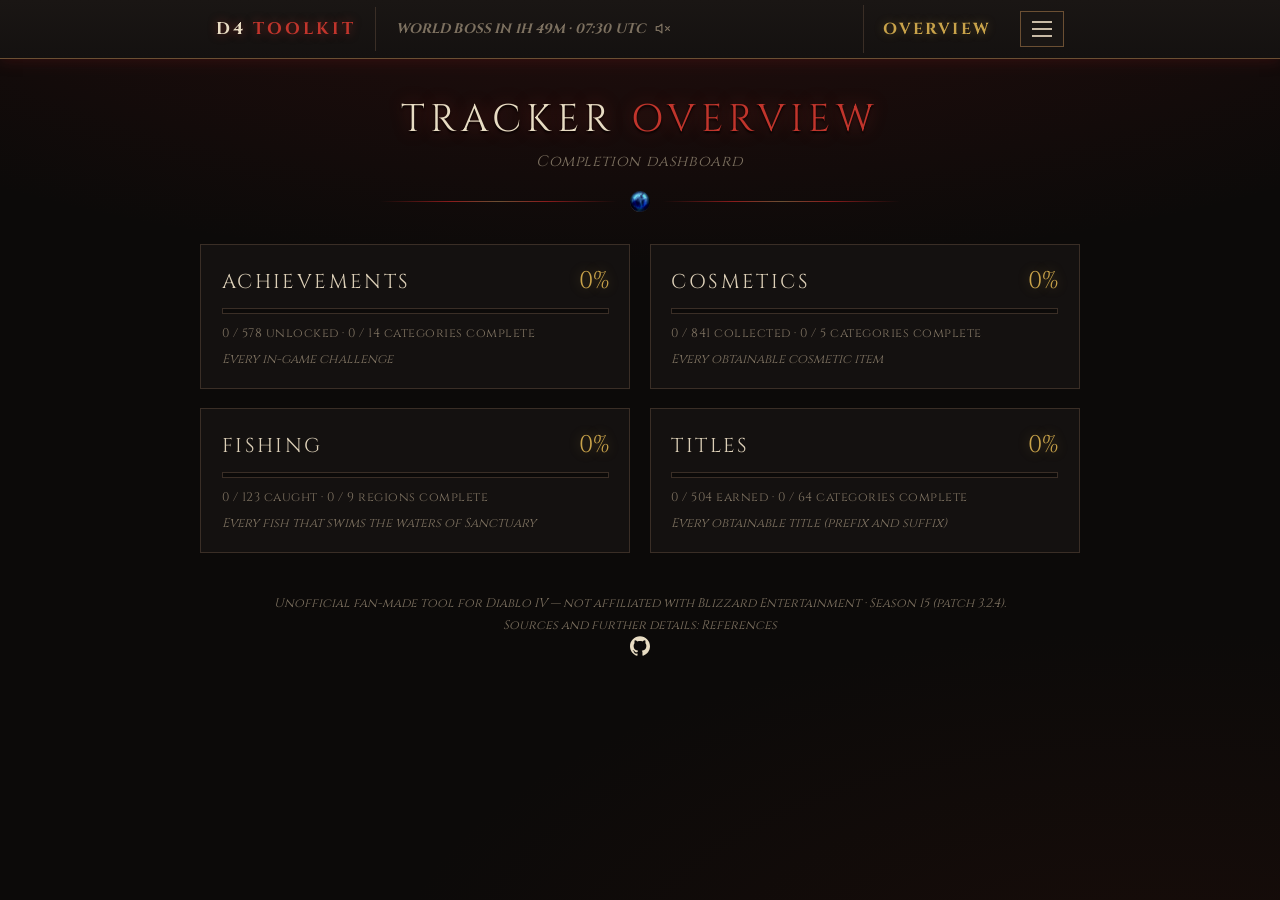
<file: index.html>
﻿<!DOCTYPE html>
<html lang="en">
<head>
<meta charset="UTF-8">
<meta name="viewport" content="width=device-width, initial-scale=1.0">
<link rel="icon" type="image/svg+xml" href="img/favicon.svg">
<link rel="preconnect" href="https://fonts.googleapis.com">
<link rel="preconnect" href="https://fonts.gstatic.com" crossorigin>
<link rel="stylesheet" href="https://fonts.googleapis.com/css2?family=Cinzel:wght@400..900&display=swap">
<title>D4TK - Overview</title>
<link rel="stylesheet" href="css/theme.css">
<link rel="stylesheet" href="css/overview.css">
</head>
<body>
<nav class="topnav">
  <div class="inner">
    <a class="brand" href="index.html">D4 <span class="bl">Toolkit</span></a>
    <span class="tool wb-timer" id="wb-timer" title="Next world boss spawn (local time)">World boss …</span>
    <span class="spacer"></span>
    <span class="nav-active-label">Overview</span>
    <div class="burger" id="burger">
      <button class="burger-btn" id="burger-btn" aria-label="Open menu" aria-expanded="false"><span></span><span></span><span></span></button>
      <div class="burger-menu" id="burger-menu">
        <a class="tool" href="achievements.html">Achievements</a>
        <a class="tool" href="cosmetics.html">Cosmetics</a>
        <a class="tool" href="cow.html">Cows</a>
        <a class="tool" href="cube.html">Cube</a>
        <a class="tool" href="experience.html">Experience</a>
        <a class="tool" href="fishing.html">Fishing</a>
        <a class="tool" href="references.html">References</a>
        <a class="tool" href="runes.html">Runes</a>
        <a class="tool" href="titles.html">Titles</a>
      </div>
    </div>
  </div>
</nav>
<div class="wrap">
  <header>
    <h1>Tracker <span class="bl">Overview</span></h1>
    <p class="subtitle">Completion dashboard</p>
    <div class="divider">⚜</div>
  </header>

  <main id="trackers" class="tracker-grid">
    <a class="tracker-card" href="achievements.html">
      <div class="card-head"><span class="card-name">Achievements</span><span class="card-pct" id="pct-achievements">–</span></div>
      <div class="card-bar"><div id="bar-achievements"></div></div>
      <div class="card-meta" id="meta-achievements">Loading…</div>
      <div class="card-desc">Every in-game challenge</div>
    </a>
    <a class="tracker-card" href="cosmetics.html">
      <div class="card-head"><span class="card-name">Cosmetics</span><span class="card-pct" id="pct-cosmetics">–</span></div>
      <div class="card-bar"><div id="bar-cosmetics"></div></div>
      <div class="card-meta" id="meta-cosmetics">Loading…</div>
      <div class="card-desc">Every obtainable cosmetic item</div>
    </a>
    <a class="tracker-card" href="fishing.html">
      <div class="card-head"><span class="card-name">Fishing</span><span class="card-pct" id="pct-fishing">–</span></div>
      <div class="card-bar"><div id="bar-fishing"></div></div>
      <div class="card-meta" id="meta-fishing">Loading…</div>
      <div class="card-desc">Every fish that swims the waters of Sanctuary</div>
    </a>
    <a class="tracker-card" href="titles.html">
      <div class="card-head"><span class="card-name">Titles</span><span class="card-pct" id="pct-titles">–</span></div>
      <div class="card-bar"><div id="bar-titles"></div></div>
      <div class="card-meta" id="meta-titles">Loading…</div>
      <div class="card-desc">Every obtainable title (prefix and suffix)</div>
    </a>
  </main>

  <footer>
    Unofficial fan-made tool for Diablo IV — not affiliated with Blizzard Entertainment · Season 15 (patch 3.2.4).<br>
    Sources and further details: <a class="ref" href="references.html">References</a><br>
    <a class="gh" href="https://github.com/Akaizoku/d4tk" target="_blank" rel="noopener" aria-label="D4TK on GitHub" title="D4TK on GitHub"><svg viewBox="0 0 24 24" width="13" height="13" fill="currentColor" aria-hidden="true"><path d="M12 .297c-6.63 0-12 5.373-12 12 0 5.303 3.438 9.8 8.205 11.385.6.113.82-.258.82-.577 0-.285-.01-1.04-.015-2.04-3.338.724-4.042-1.61-4.042-1.61C4.422 18.07 3.633 17.7 3.633 17.7c-1.087-.744.084-.729.084-.729 1.205.084 1.838 1.236 1.838 1.236 1.07 1.835 2.809 1.305 3.495.998.108-.776.417-1.305.76-1.605-2.665-.3-5.466-1.332-5.466-5.93 0-1.31.465-2.38 1.235-3.22-.135-.303-.54-1.523.105-3.176 0 0 1.005-.322 3.3 1.23.96-.267 1.98-.399 3-.405 1.02.006 2.04.138 3 .405 2.28-1.552 3.285-1.23 3.285-1.23.645 1.653.24 2.873.12 3.176.765.84 1.23 1.91 1.23 3.22 0 4.61-2.805 5.625-5.475 5.92.42.36.81 1.096.81 2.22 0 1.606-.015 2.896-.015 3.286 0 .315.21.69.825.57C20.565 22.092 24 17.592 24 12.297c0-6.627-5.373-12-12-12"/></svg></a>
  </footer>
</div>

<script src="js/tracker.js"></script>
<script src="js/data/achievements-data.js"></script>
<script src="js/data/cosmetics-data.js"></script>
<script src="js/data/fishing-data.js"></script>
<script src="js/data/titles-data.js"></script>
<script src="js/overview.js"></script>
<script src="js/nav.js"></script>
<script src="js/worldboss.js"></script>
</body>
</html>
</file>
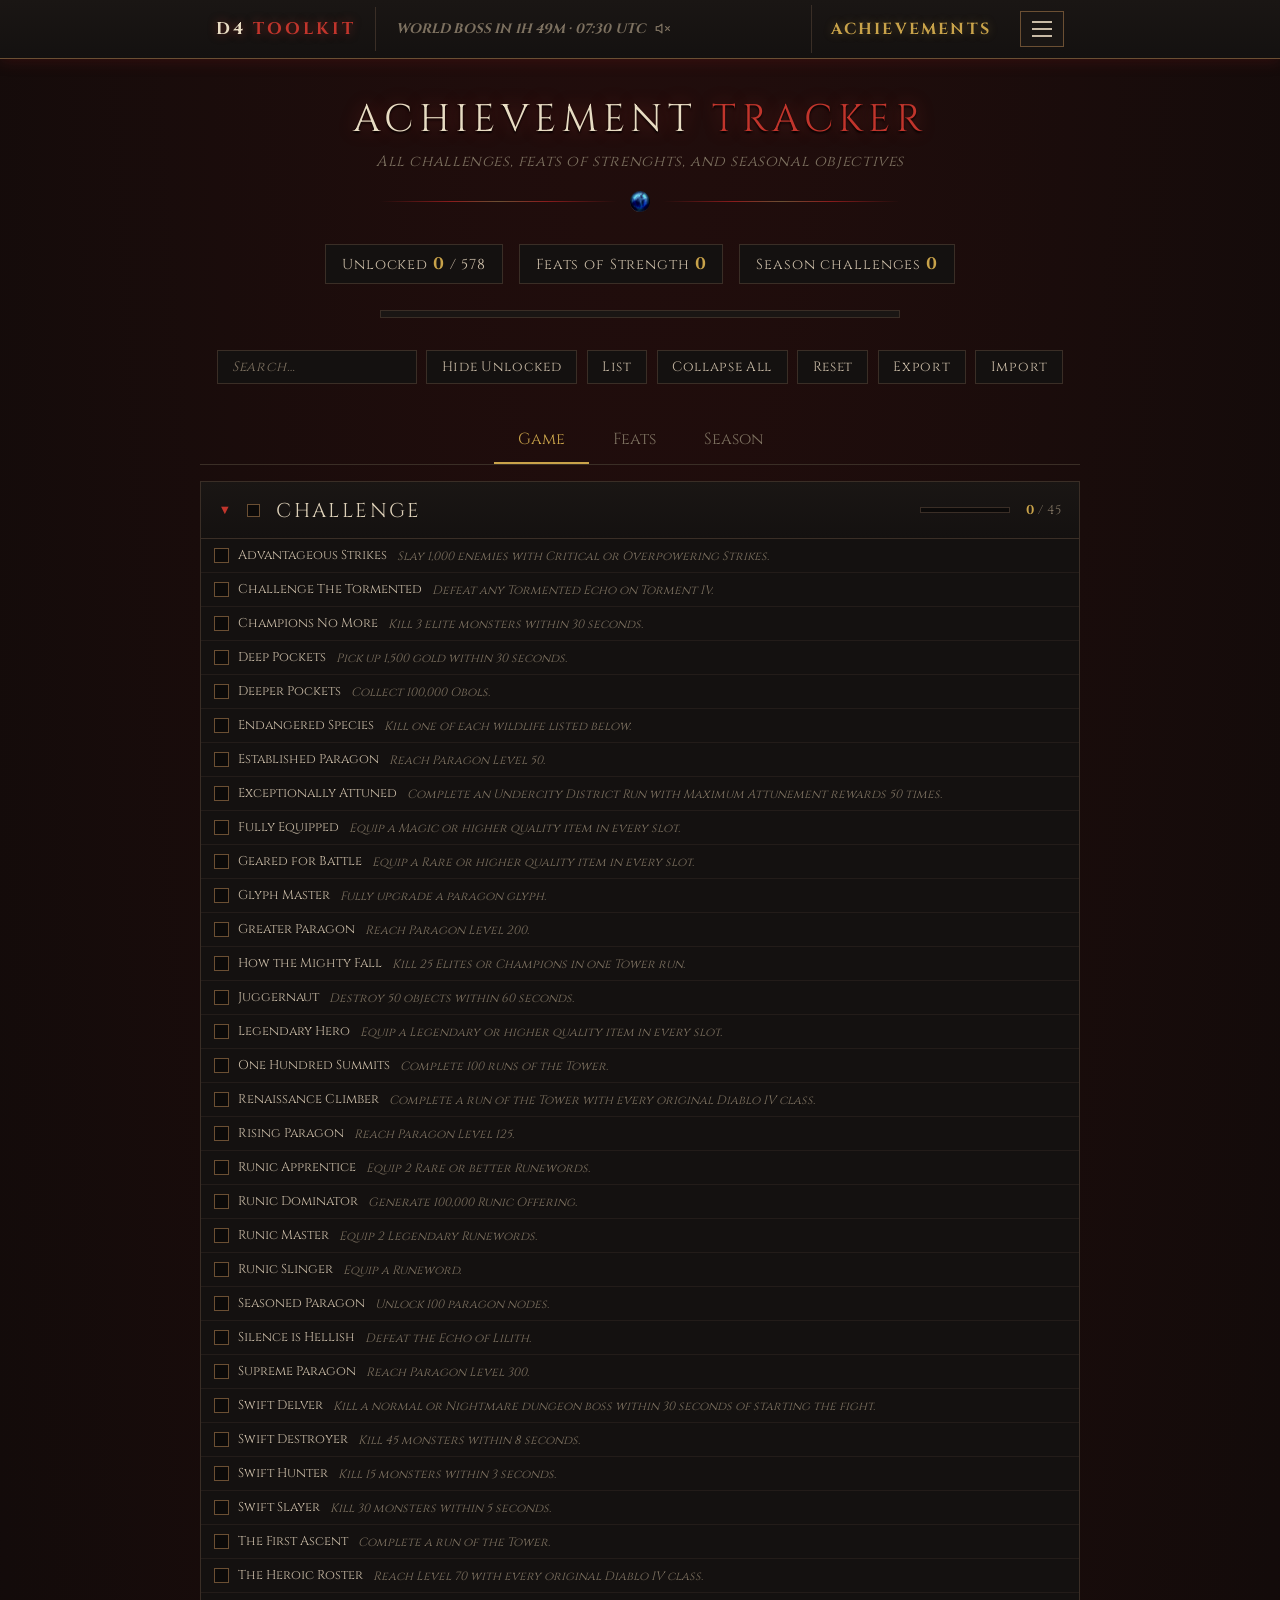
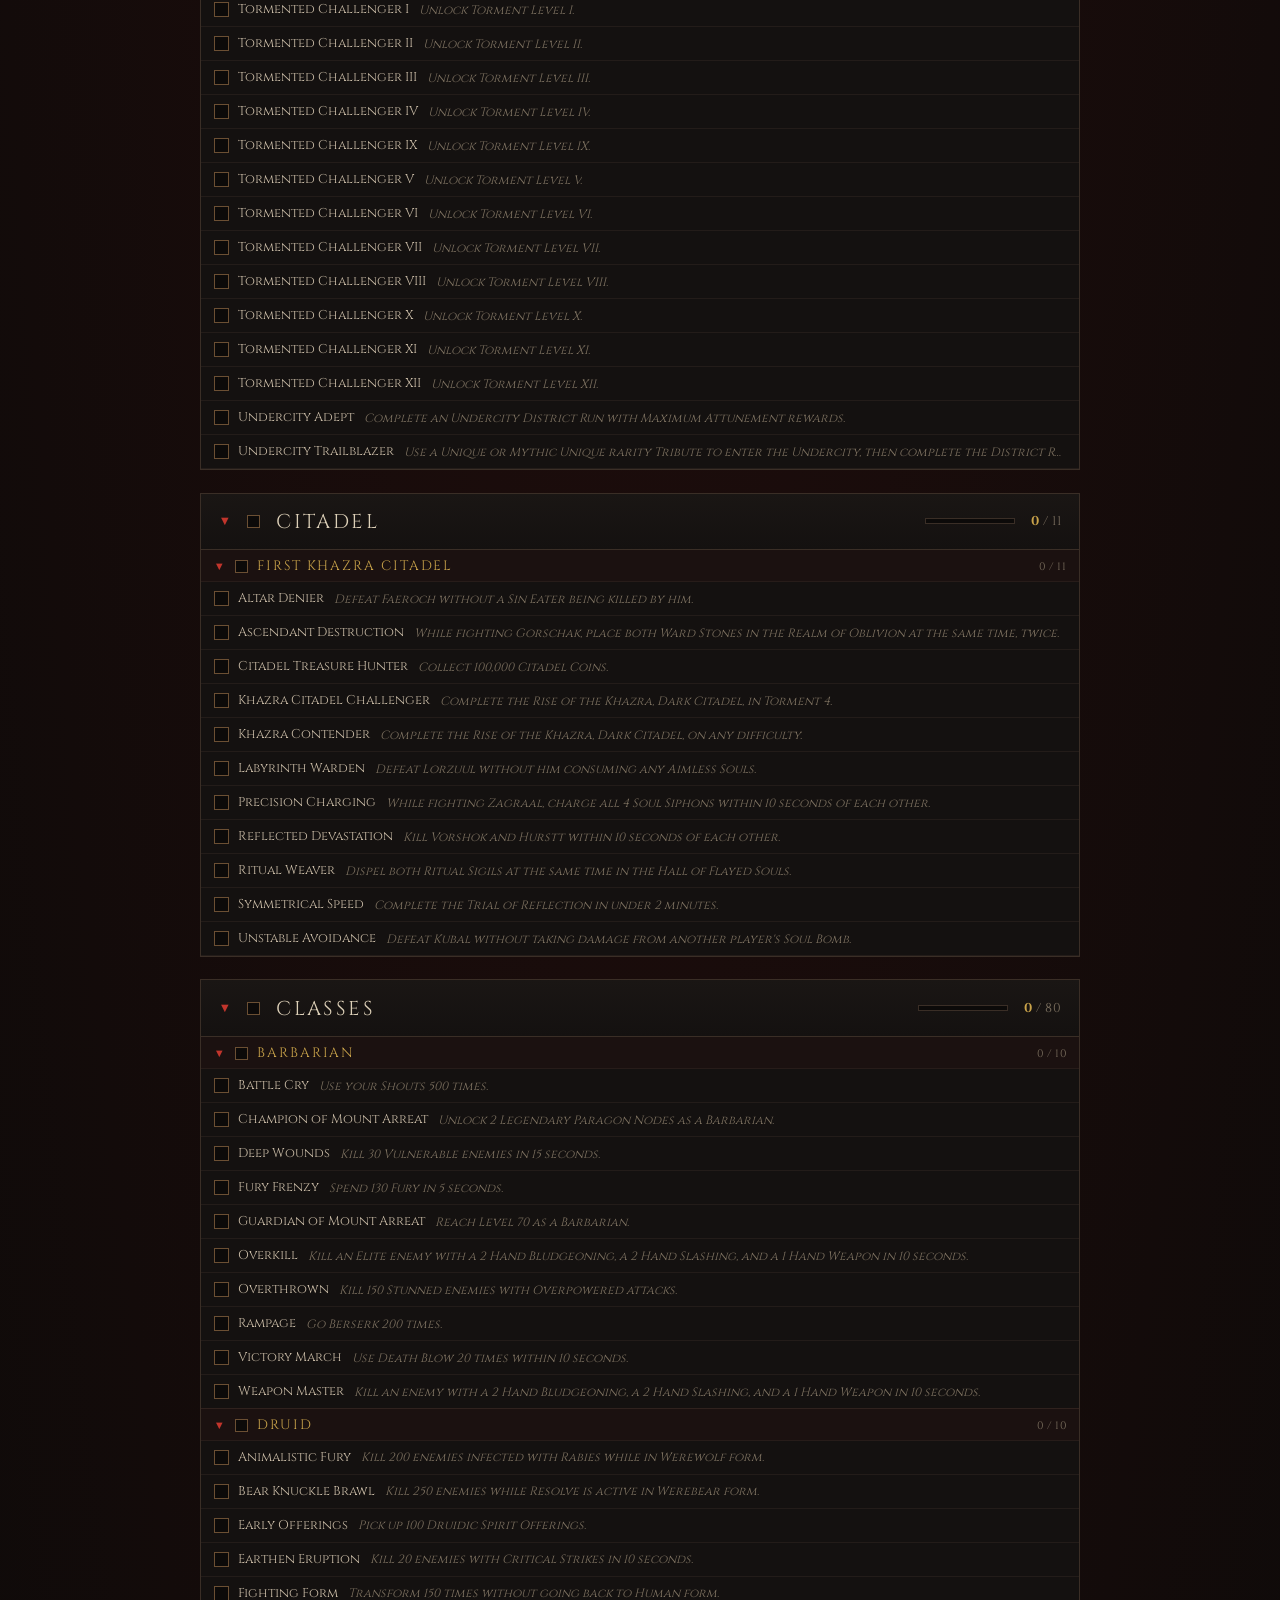
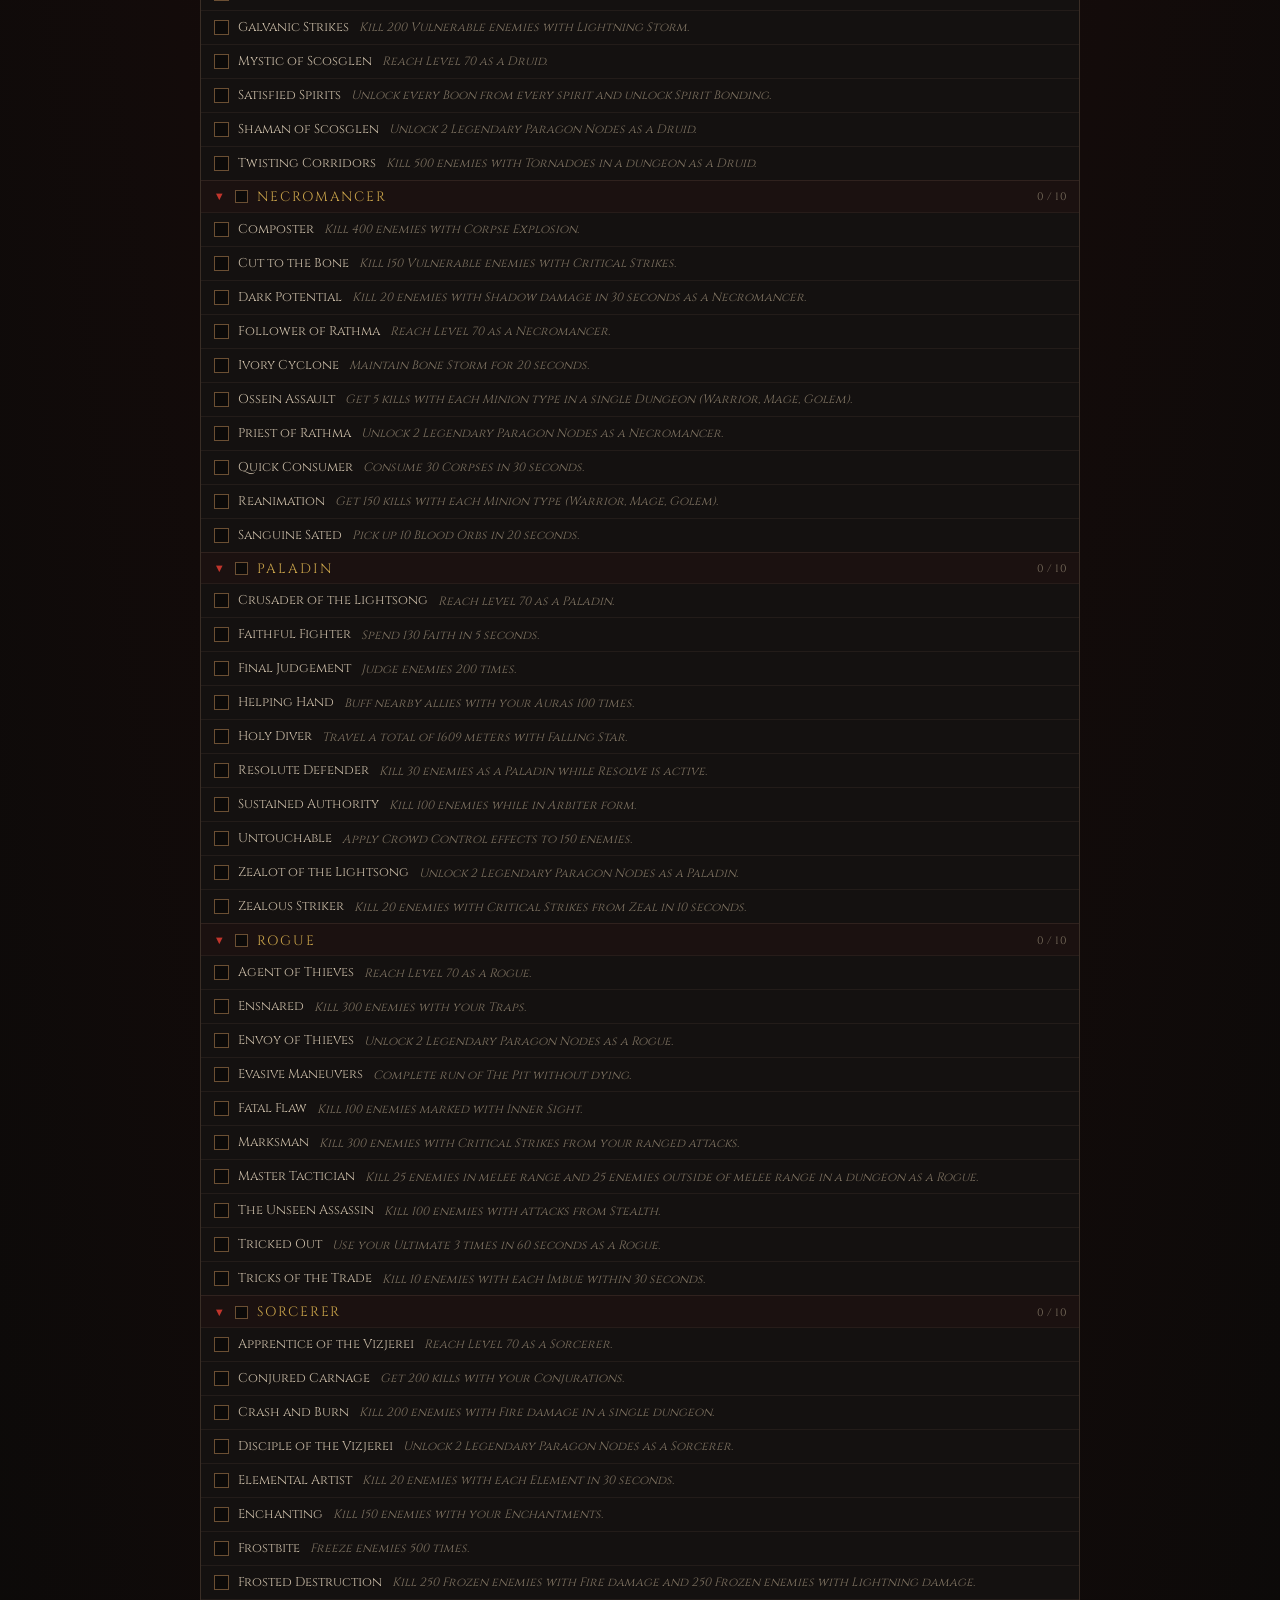
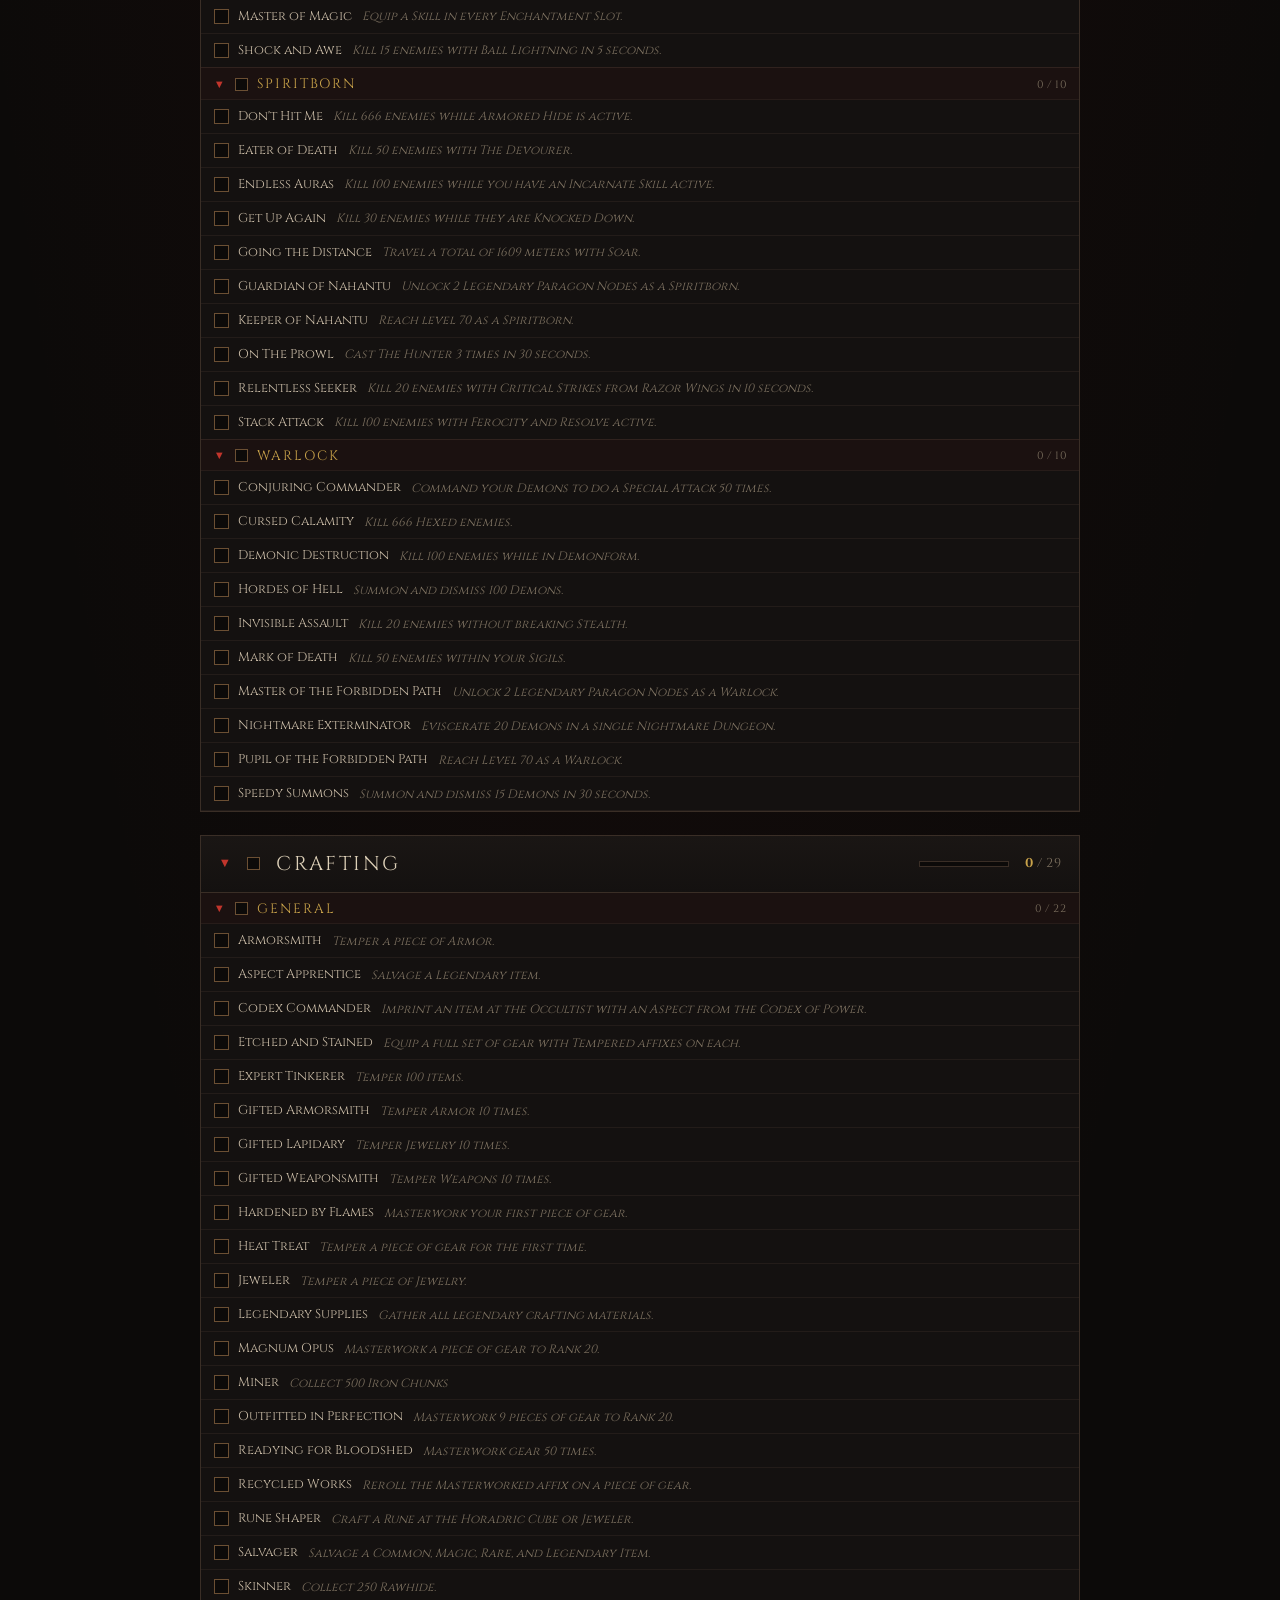
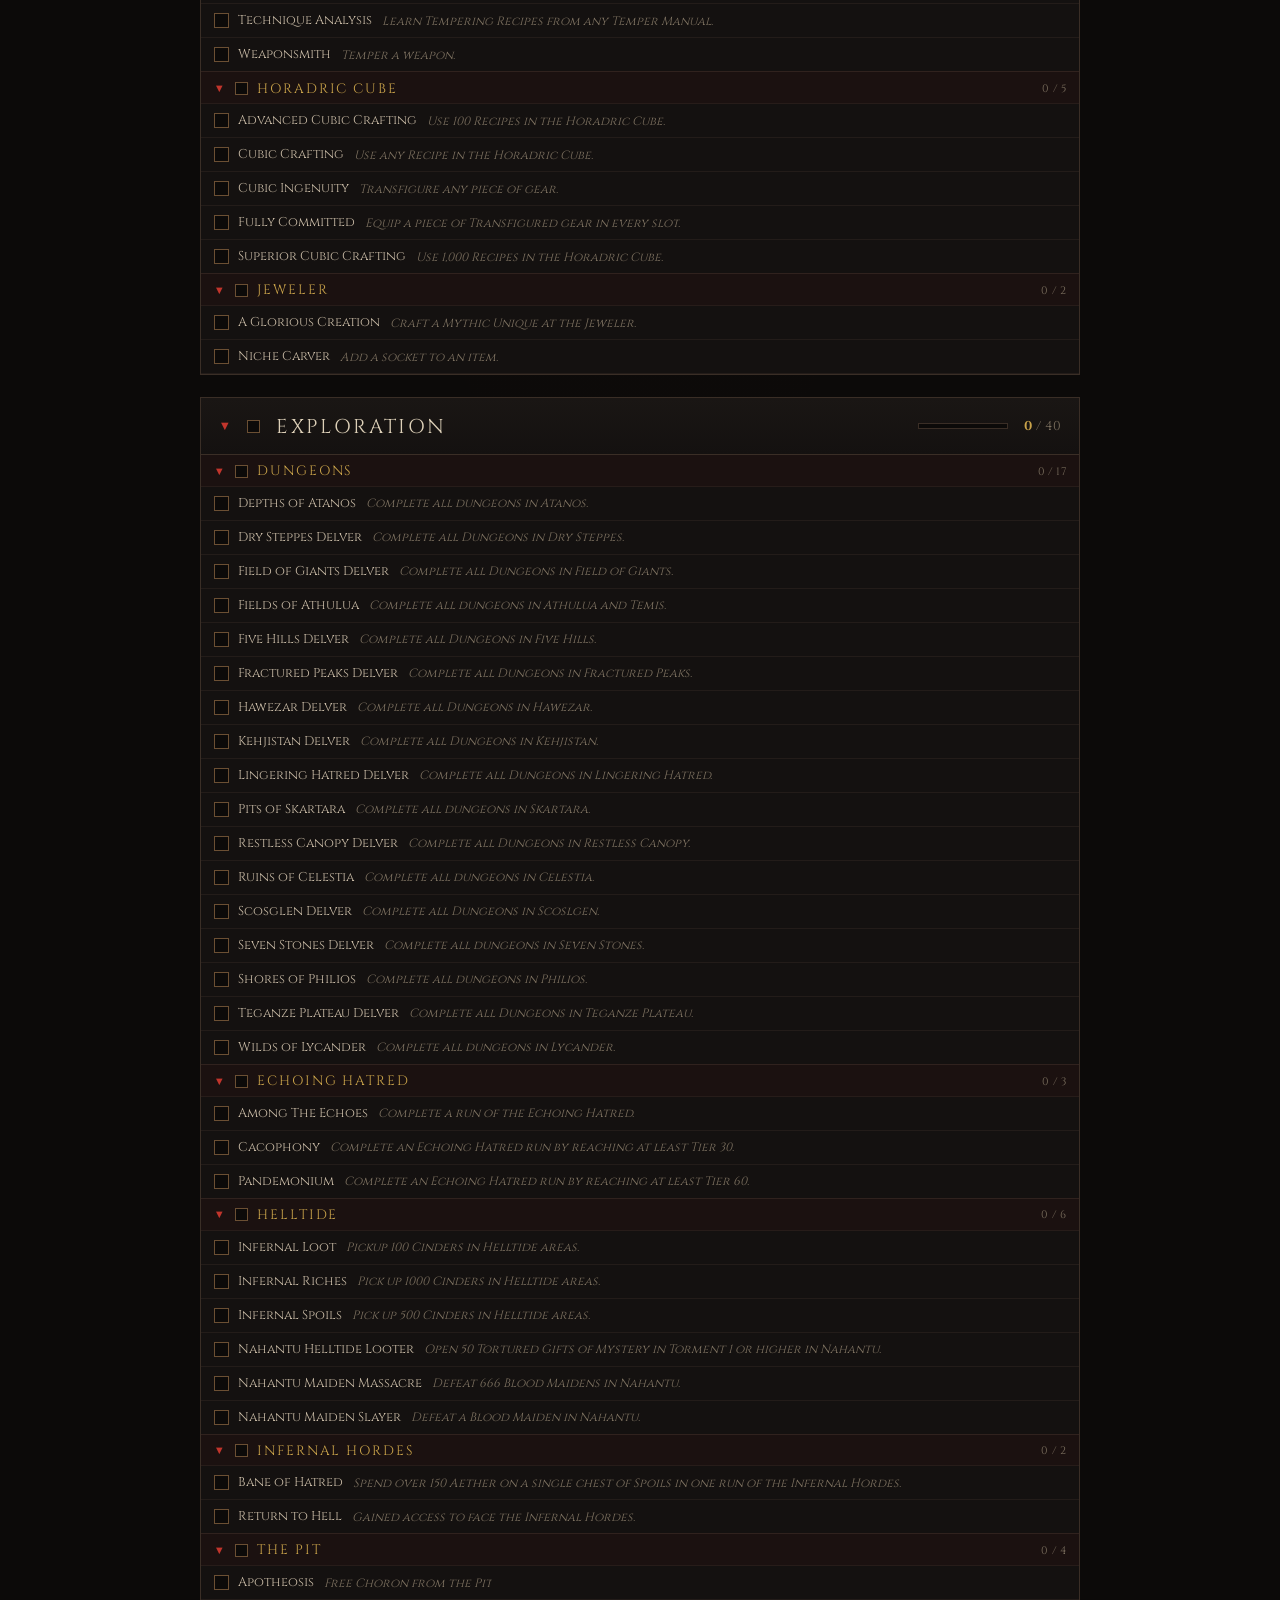
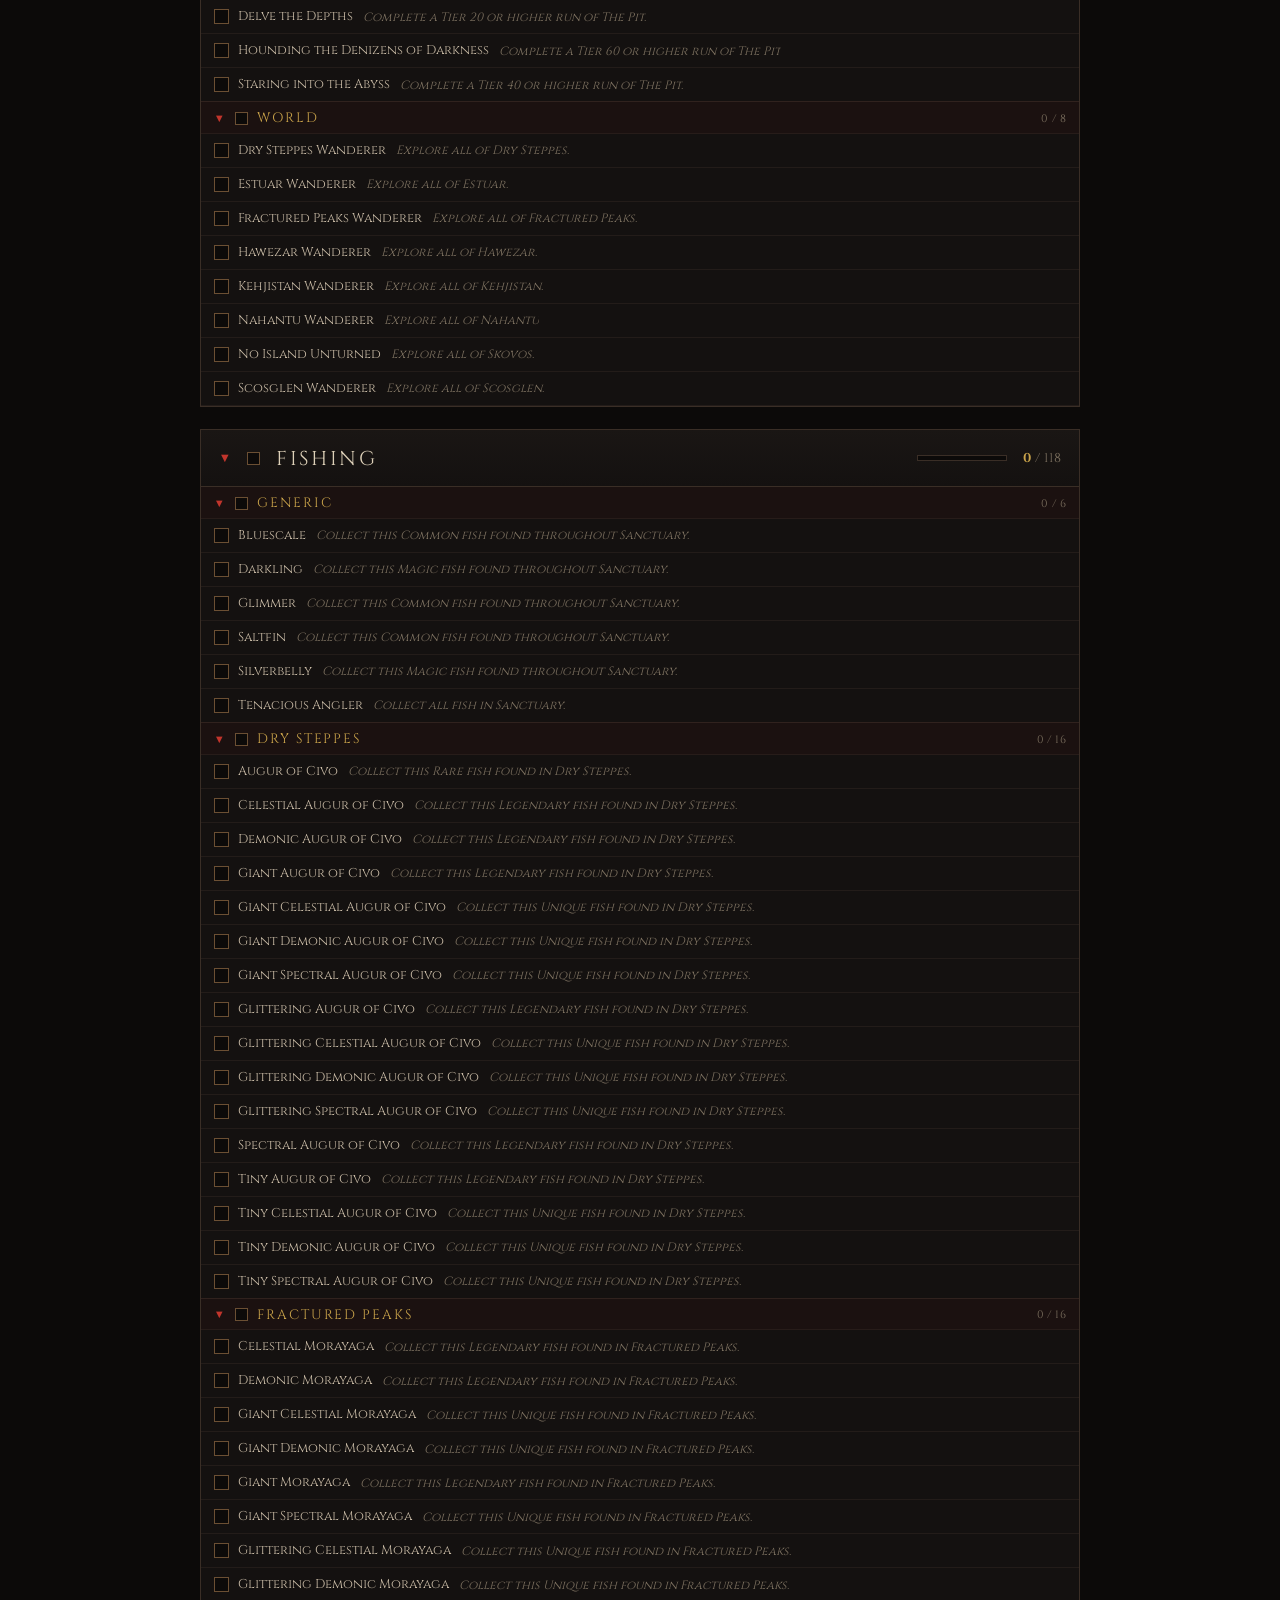
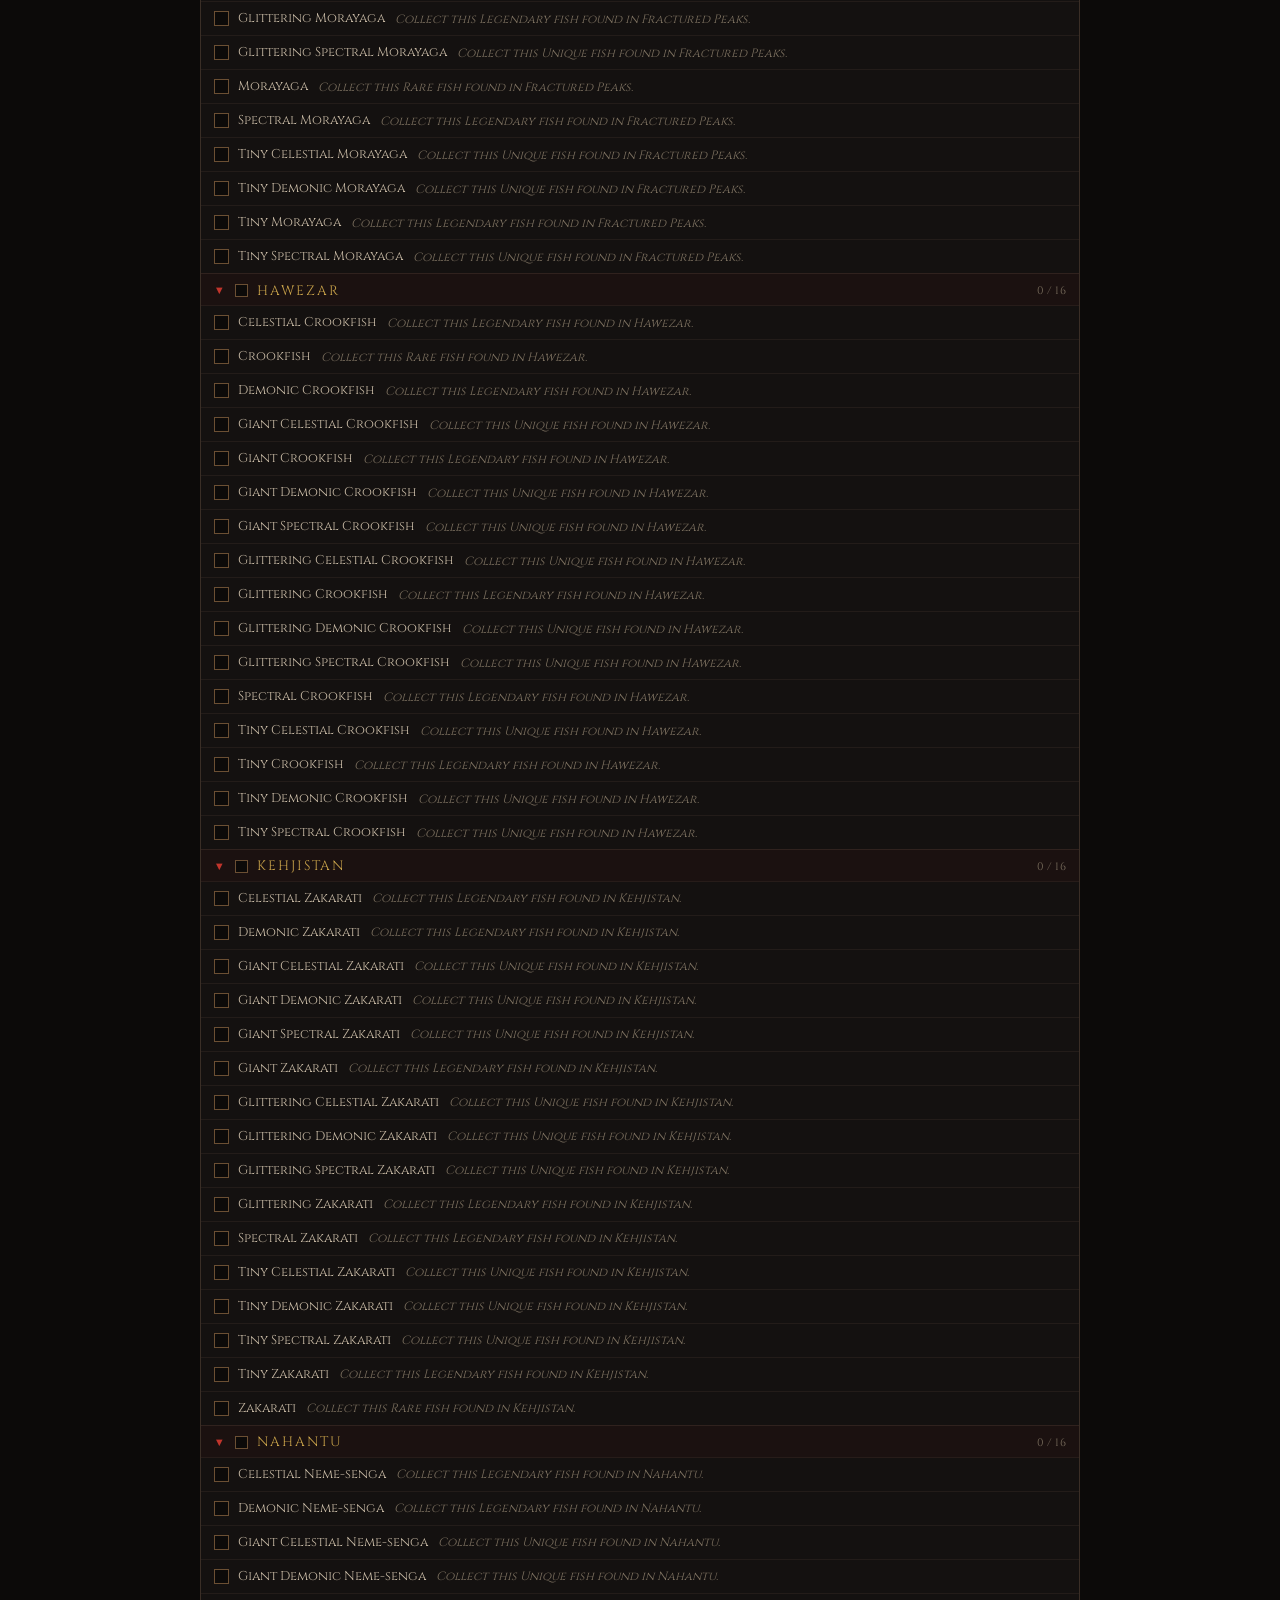
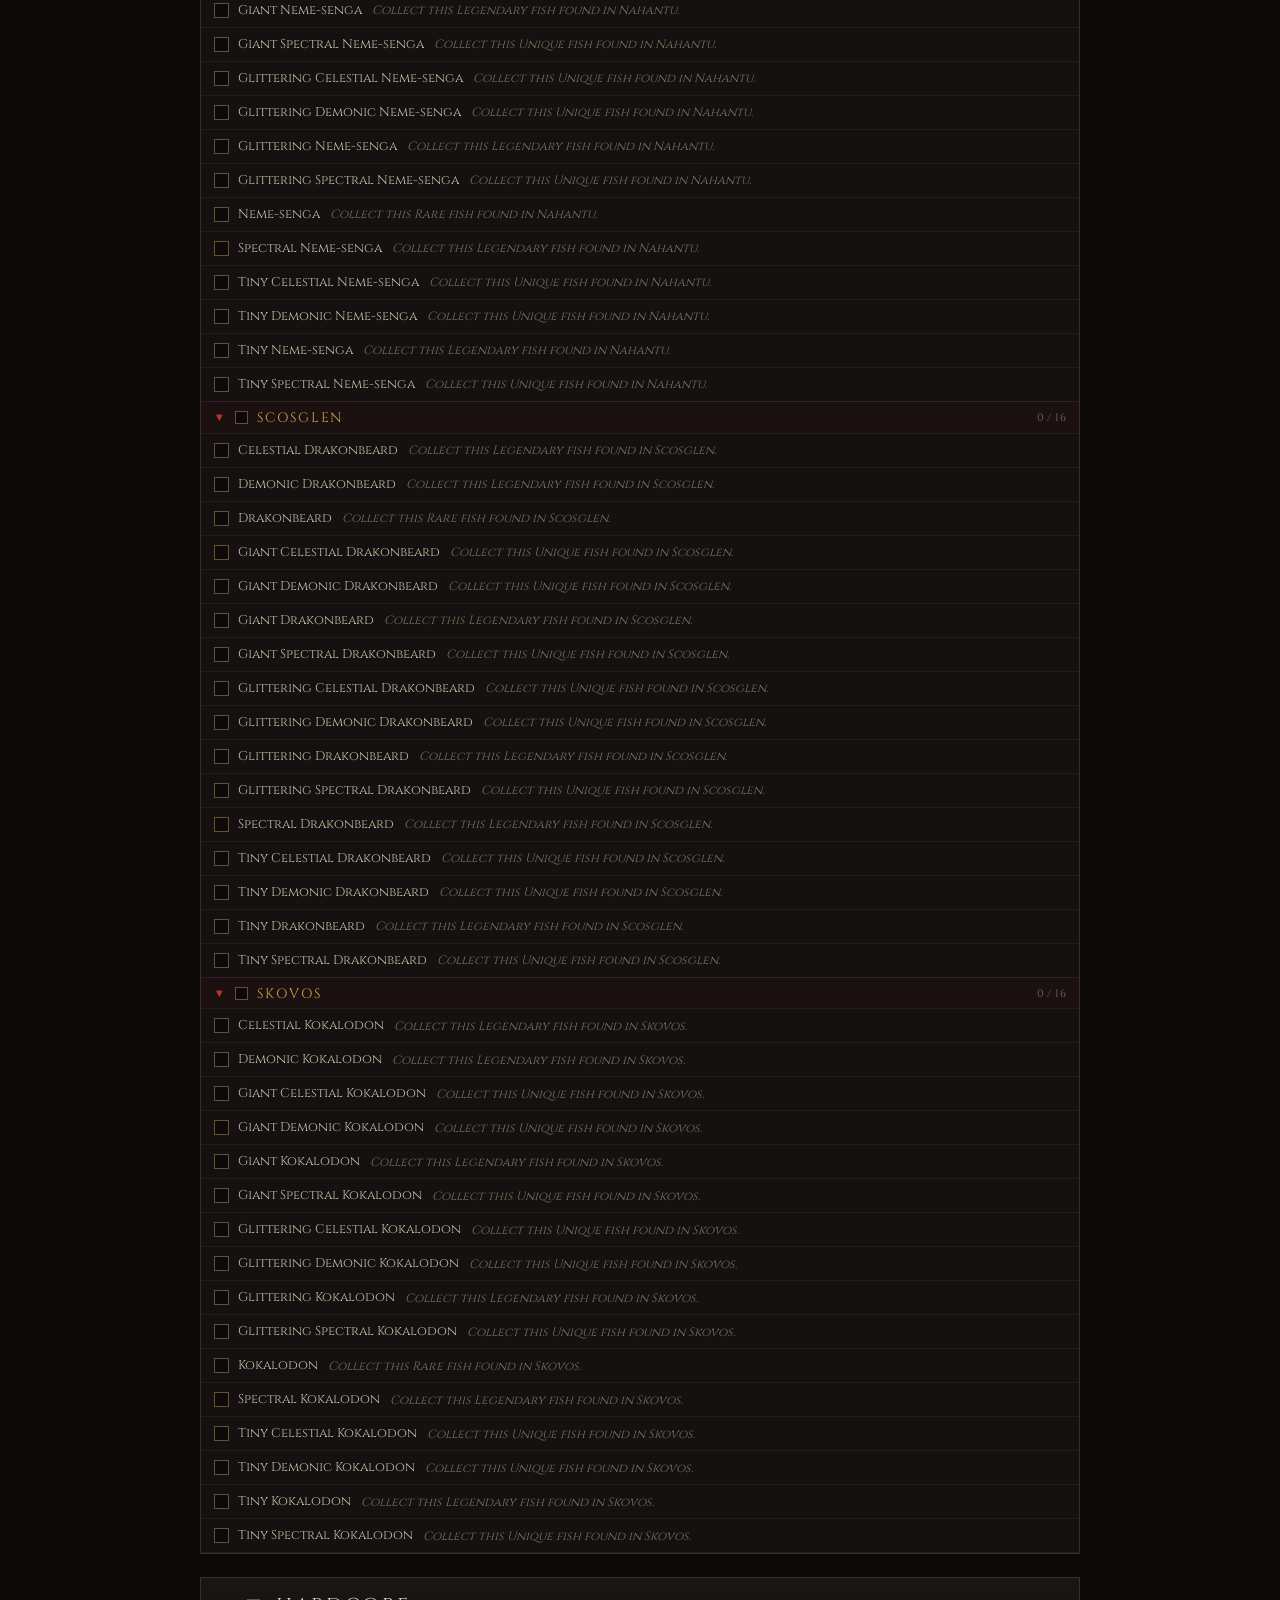
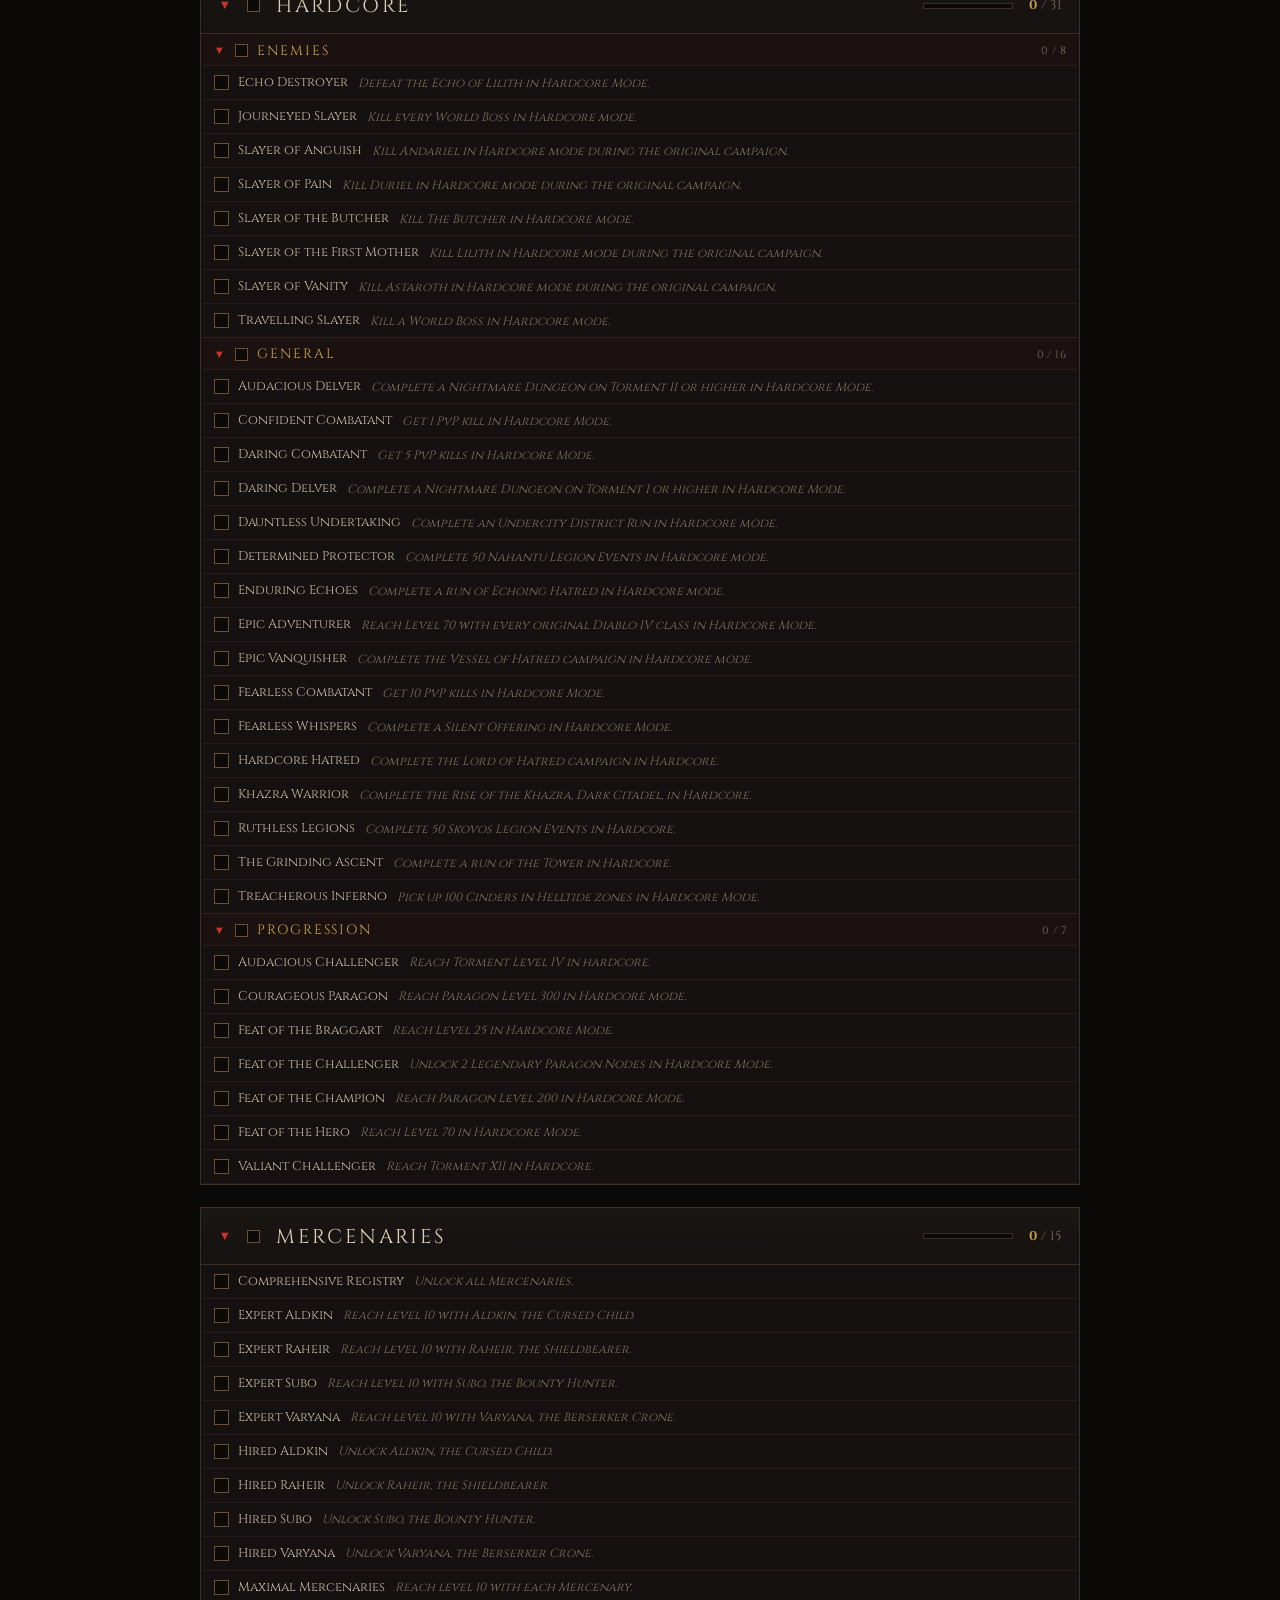
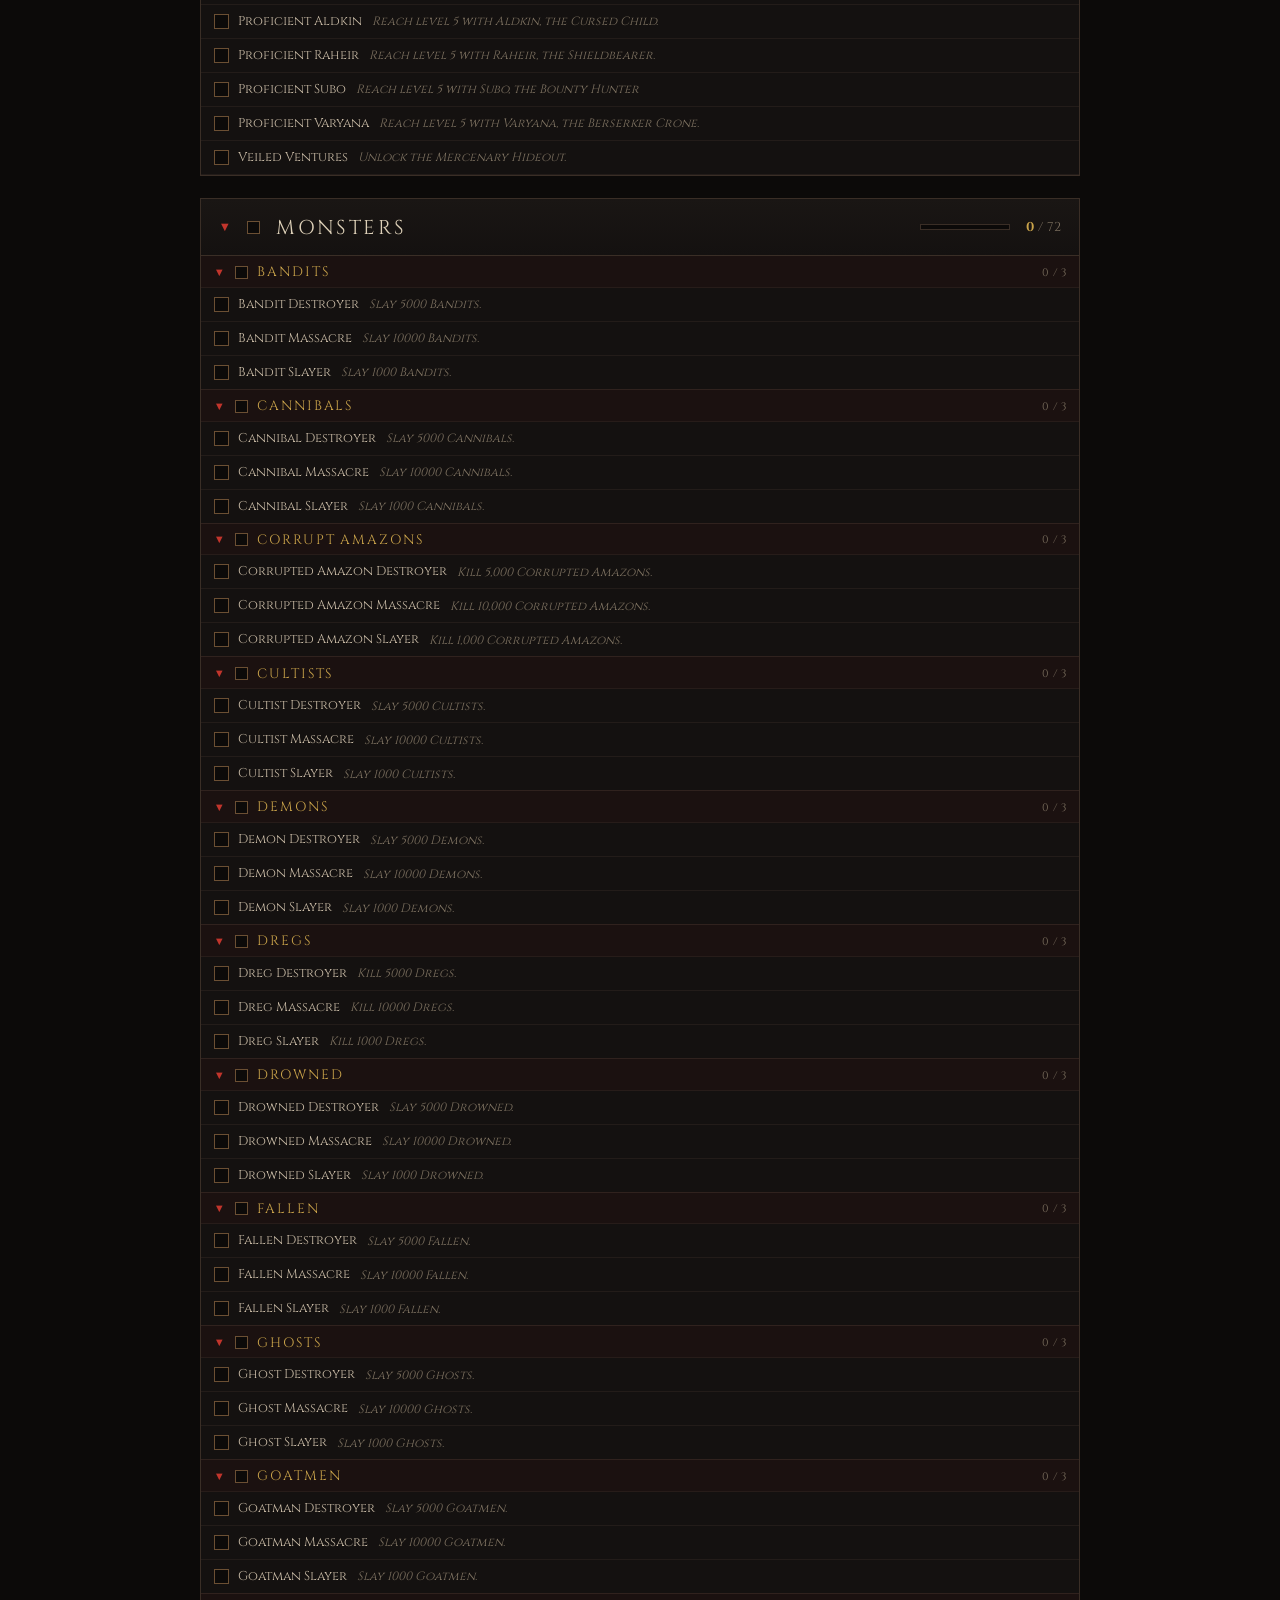
<file: achievements.html>
﻿<!DOCTYPE html>
<html lang="en">
<head>
<meta charset="UTF-8">
<meta name="viewport" content="width=device-width, initial-scale=1.0">
<link rel="icon" type="image/svg+xml" href="img/favicon.svg">
<link rel="preconnect" href="https://fonts.googleapis.com">
<link rel="preconnect" href="https://fonts.gstatic.com" crossorigin>
<link rel="stylesheet" href="https://fonts.googleapis.com/css2?family=Cinzel:wght@400..900&display=swap">
<title>D4TK - Achievement Tracker</title>
<link rel="stylesheet" href="css/theme.css">
</head>
<body>
<nav class="topnav">
  <div class="inner">
    <a class="brand" href="index.html">D4 <span class="bl">Toolkit</span></a>
    <span class="tool wb-timer" id="wb-timer" title="Next world boss spawn (local time)">World boss …</span>
    <span class="spacer"></span>
    <span class="nav-active-label">Achievements</span>
    <div class="burger" id="burger">
      <button class="burger-btn" id="burger-btn" aria-label="Open menu" aria-expanded="false"><span></span><span></span><span></span></button>
      <div class="burger-menu" id="burger-menu">
        <a class="tool active" href="achievements.html">Achievements</a>
        <a class="tool" href="cosmetics.html">Cosmetics</a>
        <a class="tool" href="cow.html">Cows</a>
        <a class="tool" href="cube.html">Cube</a>
        <a class="tool" href="experience.html">Experience</a>
        <a class="tool" href="fishing.html">Fishing</a>
        <a class="tool" href="references.html">References</a>
        <a class="tool" href="runes.html">Runes</a>
        <a class="tool" href="titles.html">Titles</a>
      </div>
    </div>
  </div>
</nav>
<div class="wrap">
  <header>
    <h1>Achievement <span class="bl">Tracker</span></h1>
    <p class="subtitle">All challenges, feats of strenghts, and seasonal objectives</p>
    <div class="divider">⚜</div>
  </header>

  <div class="summary">
    <div class="stat">Unlocked <b id="stat-primary">0</b> / <span id="stat-total">0</span></div>
    <div class="stat">Feats of Strength <b id="stat-feats">0</b></div>
    <div class="stat">Season challenges <b id="stat-seasons">0</b></div>
  </div>
  <div class="global-bar"><div id="global-fill"></div></div>

  <div class="controls">
    <input type="search" id="search" aria-label="Search achievements">
    <button id="btn-hide-collected">Hide Unlocked</button>
    <button id="btn-list">List</button>
    <button id="btn-expand">Collapse All</button>
    <button id="btn-reset">Reset</button>
    <button id="btn-export">Export</button>
    <button id="btn-import">Import</button>
    <input type="file" id="import-file" accept="application/json,.json" style="display:none">
  </div>

  <div class="tabs">
    <button id="tab-game" class="tab-button active" onclick="switchTab('game')">Game</button>
    <button id="tab-feats" class="tab-button" onclick="switchTab('feats')">Feats</button>
    <button id="tab-season" class="tab-button" onclick="switchTab('season')">Season</button>
  </div>

  <script>
    function switchTab(tab) {
      ['game', 'feats', 'season'].forEach(function (t) {
        document.getElementById(t).classList.toggle('active', t === tab);
        document.getElementById('tab-' + t).classList.toggle('active', t === tab);
      });
    }
  </script>

  <main id="categories" style="display:none"></main>
  <main id="game" class="tab-content active"></main>
  <main id="feats" class="tab-content"></main>
  <main id="season" class="tab-content"></main>
  <main id="list"></main>

  <footer>
    Unofficial fan-made tool for Diablo IV — not affiliated with Blizzard Entertainment · Season 15 (patch 3.2.4).<br>
    Sources and further details: <a class="ref" href="references.html">References</a><br>
    <a class="gh" href="https://github.com/Akaizoku/d4tk" target="_blank" rel="noopener" aria-label="D4TK on GitHub" title="D4TK on GitHub"><svg viewBox="0 0 24 24" width="13" height="13" fill="currentColor" aria-hidden="true"><path d="M12 .297c-6.63 0-12 5.373-12 12 0 5.303 3.438 9.8 8.205 11.385.6.113.82-.258.82-.577 0-.285-.01-1.04-.015-2.04-3.338.724-4.042-1.61-4.042-1.61C4.422 18.07 3.633 17.7 3.633 17.7c-1.087-.744.084-.729.084-.729 1.205.084 1.838 1.236 1.838 1.236 1.07 1.835 2.809 1.305 3.495.998.108-.776.417-1.305.76-1.605-2.665-.3-5.466-1.332-5.466-5.93 0-1.31.465-2.38 1.235-3.22-.135-.303-.54-1.523.105-3.176 0 0 1.005-.322 3.3 1.23.96-.267 1.98-.399 3-.405 1.02.006 2.04.138 3 .405 2.28-1.552 3.285-1.23 3.285-1.23.645 1.653.24 2.873.12 3.176.765.84 1.23 1.91 1.23 3.22 0 4.61-2.805 5.625-5.475 5.92.42.36.81 1.096.81 2.22 0 1.606-.015 2.896-.015 3.286 0 .315.21.69.825.57C20.565 22.092 24 17.592 24 12.297c0-6.627-5.373-12-12-12"/></svg></a>
  </footer>
</div>

<script src="js/tracker.js"></script>
<script src="js/data/achievements-data.js"></script>
<script src="js/data/titles-data.js"></script>
<script src="js/data/fishing-data.js"></script>
<script src="js/nav.js"></script>
<script src="js/worldboss.js"></script>
<script>
D4TK.renameStoreKey('d4-achievements-ledger-v1', 'd4tk-achievements');
D4TK.migrateStoreKeys('d4tk-achievements', {
  'class-': 'classes-',
  'monster-': 'monsters-',
  'quest-': 'quests-'
});
// One-time migration for the rebuild from the full leveled.gg challenge list
// (30 categories): entries whose category changed keep their progress through
// this exact id map. Entries that kept both category and name keep their id
// automatically; the rest of the old ids simply become unused.
D4TK.migrateStoreIds('d4tk-achievements', {
  'general-dedicated-protector': 'console-achievements-dedicated-protector',
  'general-devoted-protector': 'console-achievements-devoted-protector',
  'general-the-heroic-roster': 'challenge-the-heroic-roster',
  'general-curious-collector': 'console-achievements-curious-collector',
  'classes-master-of-the-elements': 'console-achievements-master-of-the-elements',
  'classes-shifty-swipes': 'console-achievements-shifty-swipes',
  'exploration-estuar-sightseer': 'console-achievements-estuar-sightseer',
  'exploration-nahantu-sightseer': 'console-achievements-nahantu-sightseer',
  'open-world-worldly-slayer': 'console-achievements-worldly-slayer',
  'open-world-turning-the-tides': 'console-achievements-turning-the-tides',
  'open-world-living-nightmares': 'console-achievements-living-nightmares',
  'open-world-nightmare-initiate': 'feats-of-strength-nightmare-initiate',
  'open-world-nightmare-tourist': 'feats-of-strength-nightmare-tourist',
  'open-world-chaotic-whispers': 'console-achievements-chaotic-whispers',
  'monsters-tortured-souls': 'console-achievements-tortured-souls',
  'crafting-convenient-crafts': 'console-achievements-convenient-crafts',
  'crafting-first-aid': 'console-achievements-first-aid',
  'multiplayer-master-combatant': 'console-achievements-master-combatant',
  'hardcore-true-perseverance': 'console-achievements-true-perseverance',
  'feats-of-strength-delve-the-depths': 'exploration-delve-the-depths',
  'feats-of-strength-staring-into-the-abyss': 'exploration-staring-into-the-abyss',
  'feats-of-strength-hounding-the-denizens-of-darkness': 'exploration-hounding-the-denizens-of-darkness'
});
// Cross-link with the titles tracker: titles whose description is
// "Challenge: <name>" are obtained through the achievement of that name, so
// ticking the achievement ticks the title(s) and vice versa (the titles page
// does the opposite direction). Auto-ticked titles are recorded in
// ACH_AUTO_KEY so unticking only removes what this link set.
var TITLES_STORE_KEY = 'd4tk-titles';
var ACH_AUTO_KEY = 'd4tk-achievements-auto';
var TITLES_AUTO_KEY = 'd4tk-titles-auto';
var titleIdsByChallenge = {};
var titleLabelById = {};
var fishIdsByChallenge = {};
var fishLabelById = {};
var FISHING_STORE_KEY = 'd4tk-fishing';
var FISHING_AUTO_KEY = 'd4tk-fishing-auto';
var ACH_FISH_AUTO_KEY = 'd4tk-achievements-fish-auto';

// Fishing achievements match fish by name: challenge "Bluescale" corresponds
// to every fish named Bluescale across regions (<regionSlug>:<fishSlug>).
(D4TK_DATA.fishing.regions || []).forEach(function (r) {
  var rid = D4TK.slug(r.name);
  (r.fish || []).forEach(function (f) {
    var id = rid + ':' + D4TK.slug(f[0]);
    fishLabelById[id] = f[0];
    var key = String(f[0]).toLowerCase();
    (fishIdsByChallenge[key] = fishIdsByChallenge[key] || []).push(id);
  });
});
['game', 'season', 'feats'].forEach(function (tab) {
  (D4TK_DATA.titles[tab] || []).forEach(function (c) {
    var catSlug = D4TK.slug(c.name);
    c.titles.forEach(function (t, idx) {
      var id = catSlug + '-t-' + idx;
      titleLabelById[id] = ((t[0] || '') + ' ' + (t[1] || '')).trim();
      var m = /^Challenge:\s*(.+?)(?:\s*—.*)?$/.exec(t[2] || '');
      if (m) {
        var key = m[1].trim().toLowerCase();
        (titleIdsByChallenge[key] = titleIdsByChallenge[key] || []).push(id);
      }
    });
  });
});
function syncTitles(checked, challengeName, achId) {
  var titleIds = titleIdsByChallenge[String(challengeName).trim().toLowerCase()] || [];
  var titles = D4TK.loadStore(TITLES_STORE_KEY);
  var auto = D4TK.loadStore(ACH_AUTO_KEY);
  var titlesAuto = D4TK.loadStore(TITLES_AUTO_KEY);
  var changed = false;
  var titlesAutoChanged = false;
  var ticked = [];
  var unticked = [];
  titleIds.forEach(function (tid) {
    // auto[tid] === false means the user manually unchecked this title —
    // the link must not re-tick it while the achievement is unlocked.
    if (checked && !titles[tid] && auto[tid] !== false) { titles[tid] = true; auto[tid] = true; changed = true; ticked.push(titleLabelById[tid] || tid); }
    else if (!checked && auto[tid] === true) { delete titles[tid]; delete auto[tid]; changed = true; unticked.push(titleLabelById[tid] || tid); }
  });
  // Manually unchecking the achievement suppresses re-ticking from the titles
  // page (titlesAuto[achId] = false); re-checking clears the suppression.
  if (achId) {
    if (!checked && titlesAuto[achId] !== false) { titlesAuto[achId] = false; titlesAutoChanged = true; }
    else if (checked && titlesAuto[achId] === false) { delete titlesAuto[achId]; titlesAutoChanged = true; }
  }

  // Same link for Fishing achievements -> fish.
  var fishIds = fishIdsByChallenge[String(challengeName).trim().toLowerCase()] || [];
  var fish = D4TK.loadStore(FISHING_STORE_KEY);
  var fishAuto = D4TK.loadStore(ACH_FISH_AUTO_KEY);
  var fishingAuto = D4TK.loadStore(FISHING_AUTO_KEY);
  var fishChanged = false;
  var fishAutoChanged = false;
  var fishingAutoChanged = false;
  var tickedFish = [];
  var untickedFish = [];
  fishIds.forEach(function (fid) {
    if (checked && !fish[fid] && fishAuto[fid] !== false) { fish[fid] = true; fishAuto[fid] = true; fishChanged = true; tickedFish.push(fishLabelById[fid] || fid); }
    else if (!checked && fishAuto[fid] === true) { delete fish[fid]; delete fishAuto[fid]; fishChanged = true; untickedFish.push(fishLabelById[fid] || fid); }
  });
  if (achId) {
    if (!checked && fishingAuto[achId] !== false) { fishingAuto[achId] = false; fishingAutoChanged = true; }
    else if (checked && fishingAuto[achId] === false) { delete fishingAuto[achId]; fishingAutoChanged = true; }
  }

  if (changed) {
    D4TK.saveStore(TITLES_STORE_KEY, titles);
    D4TK.saveStore(ACH_AUTO_KEY, auto);
    ticked.forEach(function (label) { D4TK.toast('Title: ' + label + ' has also been marked as completed'); });
    unticked.forEach(function (label) { D4TK.toast('Title: ' + label + ' has also been unmarked'); });
  }
  if (titlesAutoChanged) D4TK.saveStore(TITLES_AUTO_KEY, titlesAuto);
  if (fishChanged) {
    D4TK.saveStore(FISHING_STORE_KEY, fish);
    D4TK.saveStore(ACH_FISH_AUTO_KEY, fishAuto);
    tickedFish.forEach(function (label) { D4TK.toast('Fish: ' + label + ' has also been marked as completed'); });
    untickedFish.forEach(function (label) { D4TK.toast('Fish: ' + label + ' has also been unmarked'); });
  }
  if (fishingAutoChanged) D4TK.saveStore(FISHING_AUTO_KEY, fishingAuto);
}
D4TK.create({
  storeKey: 'd4tk-achievements',
  data: D4TK_DATA.achievements,
  // Tick/untick the title(s) obtained through this challenge achievement.
  onItemToggle: function (id, checked, item) { syncTitles(checked, item[0], id); },
  // Reset also clears titles that were auto-ticked from achievements.
  onReset: function () {
    var titles = D4TK.loadStore(TITLES_STORE_KEY);
    var auto = D4TK.loadStore(ACH_AUTO_KEY);
    var changed = false;
    Object.keys(auto).forEach(function (tid) {
      if (titles[tid]) { delete titles[tid]; changed = true; }
      delete auto[tid];
    });
    D4TK.saveStore(ACH_AUTO_KEY, auto);
    if (changed) D4TK.saveStore(TITLES_STORE_KEY, titles);
  },
  // Feats of Strength and seasonal challenges stay listed below, but are not
  // counted in the Unlocked totals or the progress bar.
  statExclude: function (cat) {
    return cat.name === 'Feats of Strength' || /^Season \d+$/.test(cat.name);
  },
  statExtras: [
    { id: 'stat-feats', match: function (cat) { return cat.name === 'Feats of Strength'; } },
    { id: 'stat-seasons', match: function (cat) { return /^Season \d+$/.test(cat.name); } }
  ],
  containerId: 'categories',
  hasSubcategories: true,
  collapsibleSubcategories: true,
  listView: true,
  listItemType: 'achievements',
  hideLabel: 'Hide Unlocked',
  showLabel: 'Show Unlocked',
  exportAppName: 'd4tk-achievements',
  exportFilePrefix: 'achievements-tracker',
  resetConfirm: 'Reset all achievement progress? All unlocked achievements will be lost.'
});

// Split the built sections into the Game / Feats / Season tabs. Element
// references inside D4TK.create() stay valid after reparenting, so search,
// collapse, and the summary counters keep working across all tabs.
(function () {
  var container = document.getElementById('categories');
  var mains = {
    game: document.getElementById('game'),
    feats: document.getElementById('feats'),
    season: document.getElementById('season')
  };
  var pendingHeader = null;
  Array.prototype.slice.call(container.children).forEach(function (el) {
    if (el.classList.contains('group-header')) { pendingHeader = el; return; }
    if (el.tagName !== 'SECTION') return;
    var cat = el.dataset.category || '';
    var tab = cat === 'feats-of-strength' ? 'feats' : (/^season-\d+$/.test(cat) ? 'season' : 'game');
    if (pendingHeader) { mains[tab].appendChild(pendingHeader); pendingHeader = null; }
    mains[tab].appendChild(el);
  });
  if (pendingHeader) mains.game.appendChild(pendingHeader);
})();
</script>
</body>
</html>
</file>
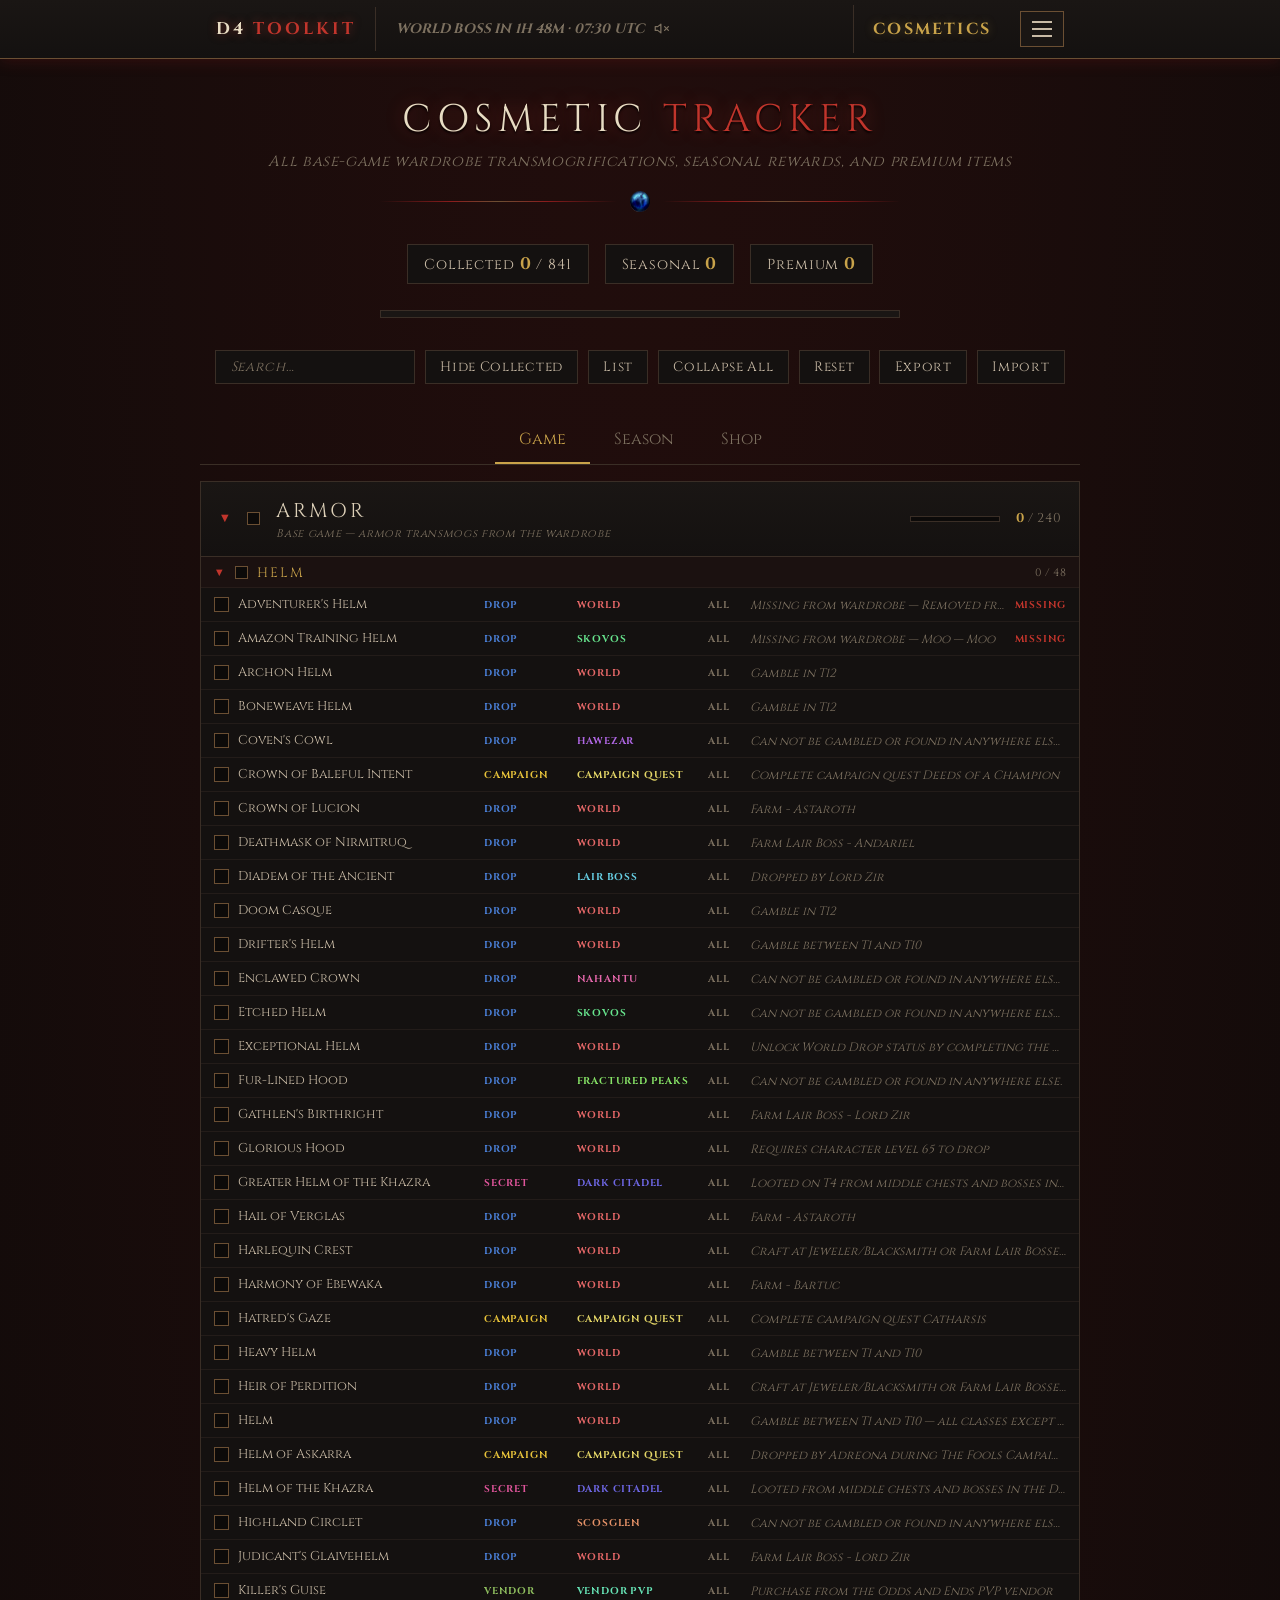
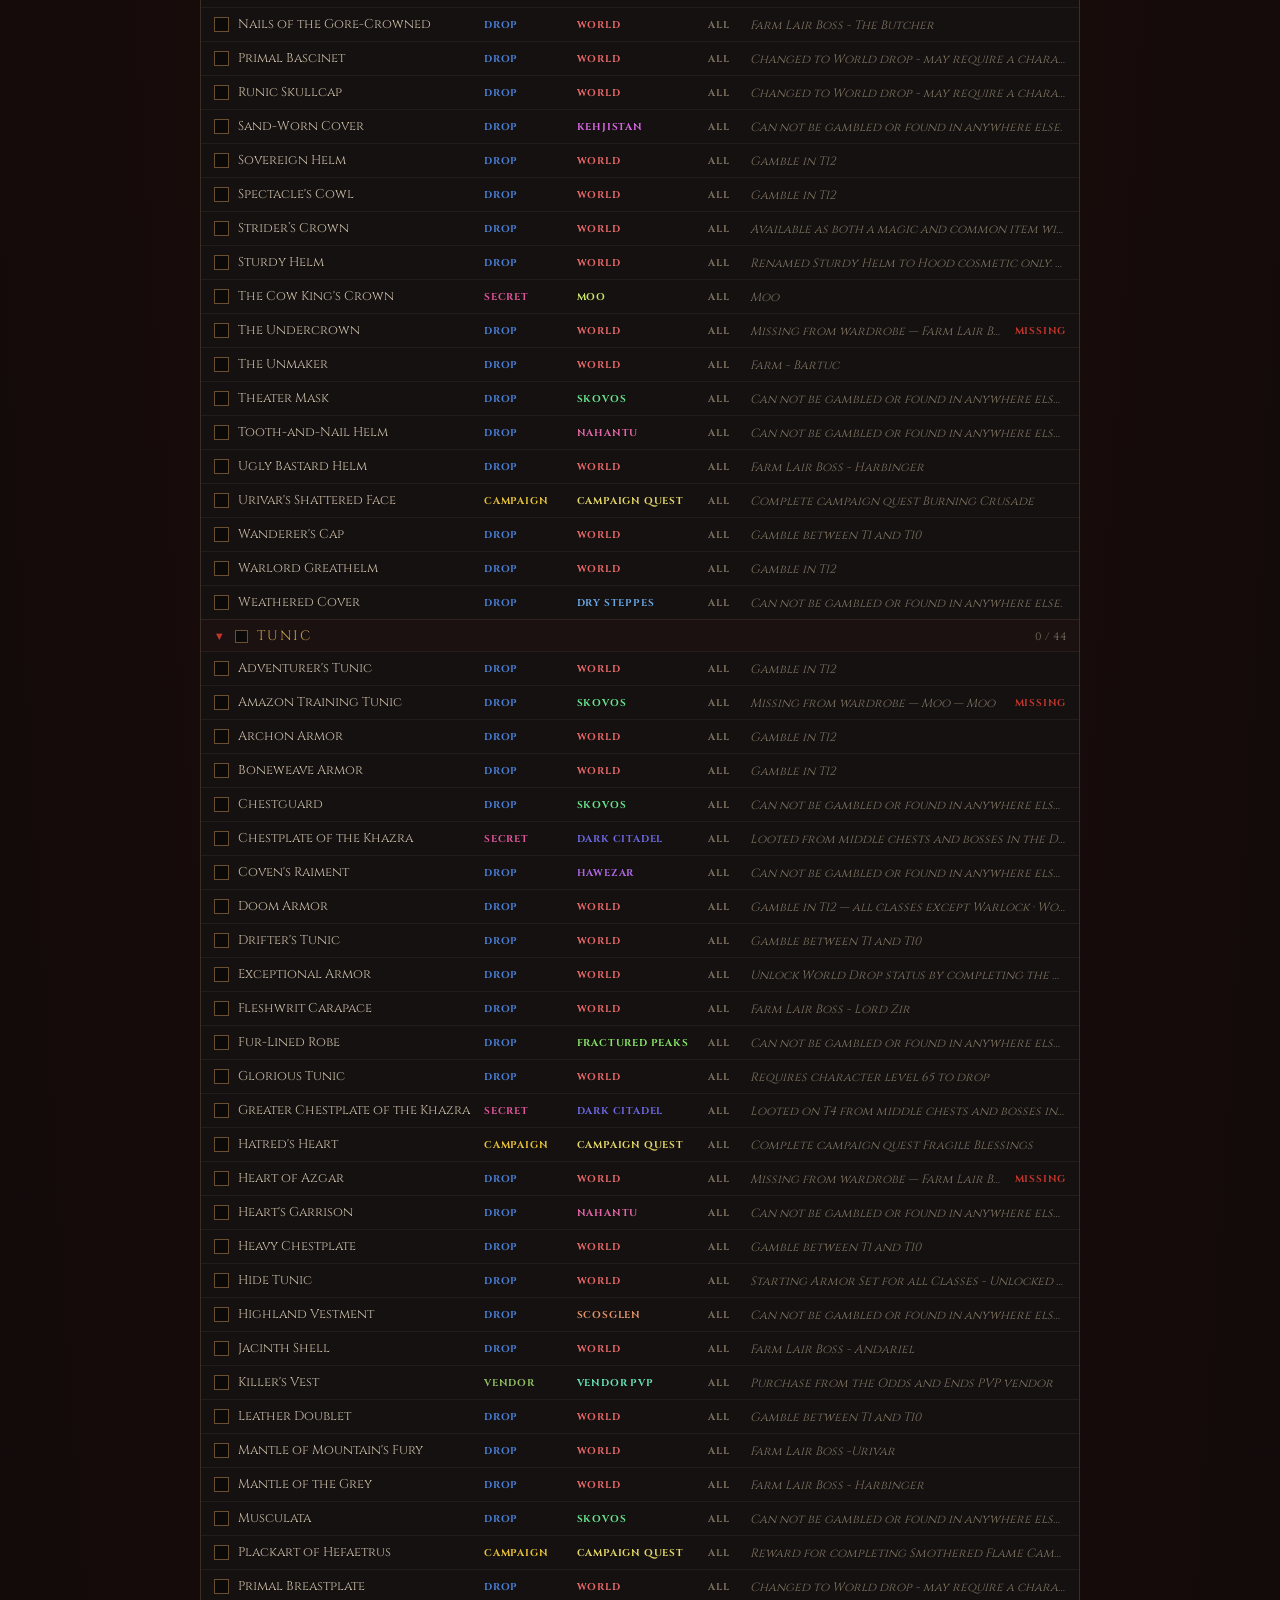
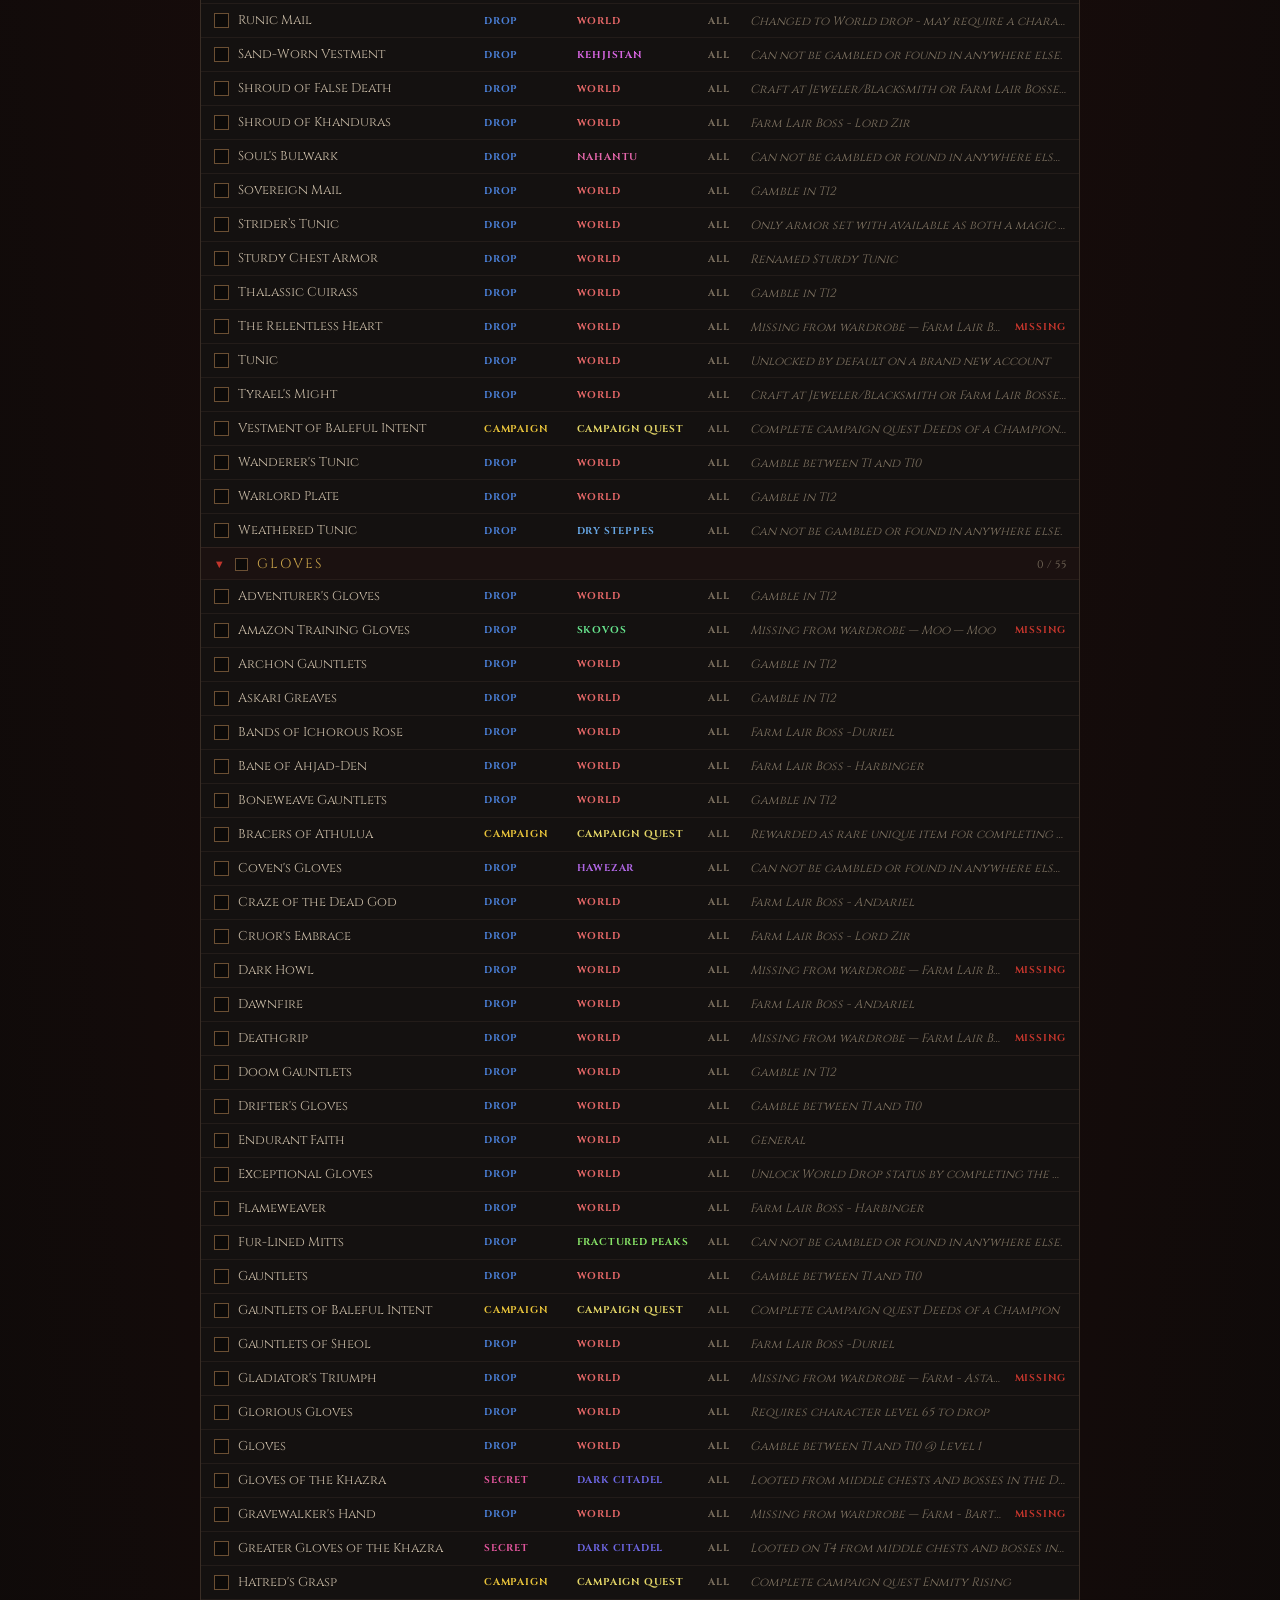
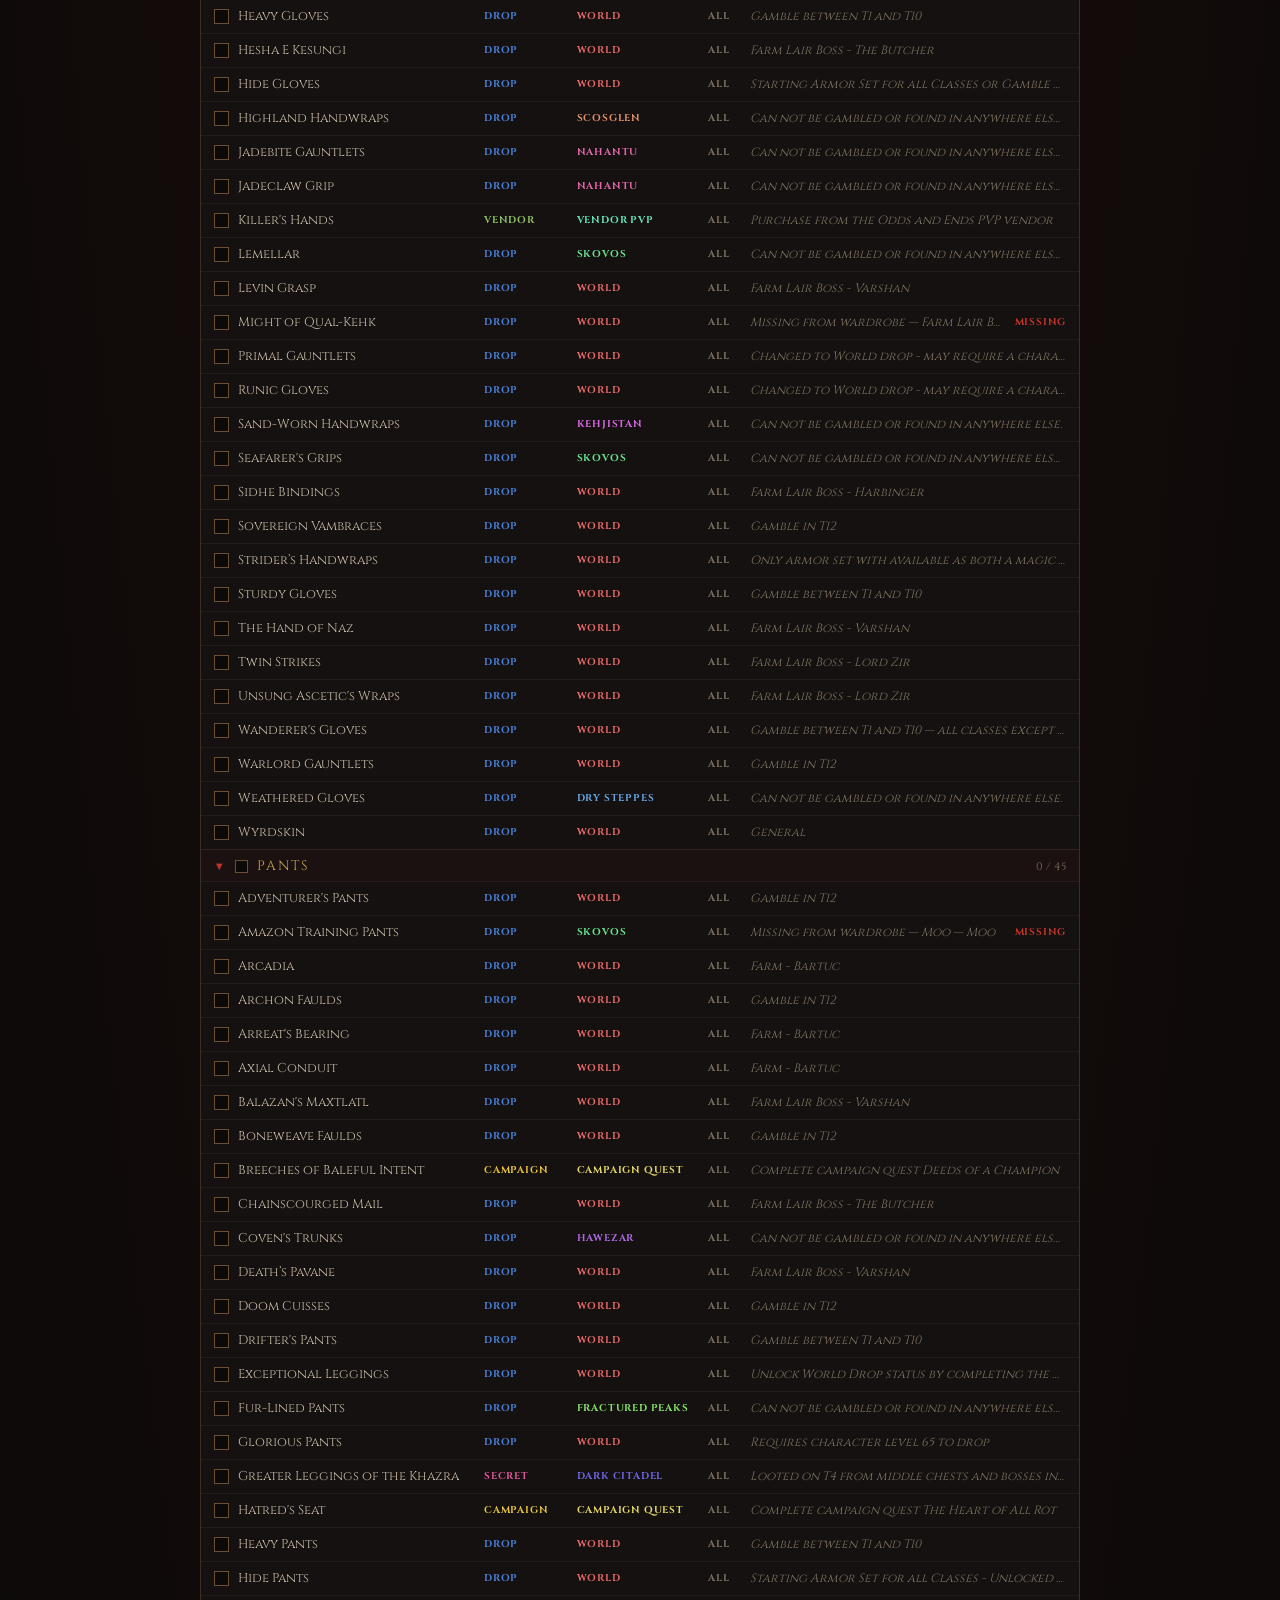
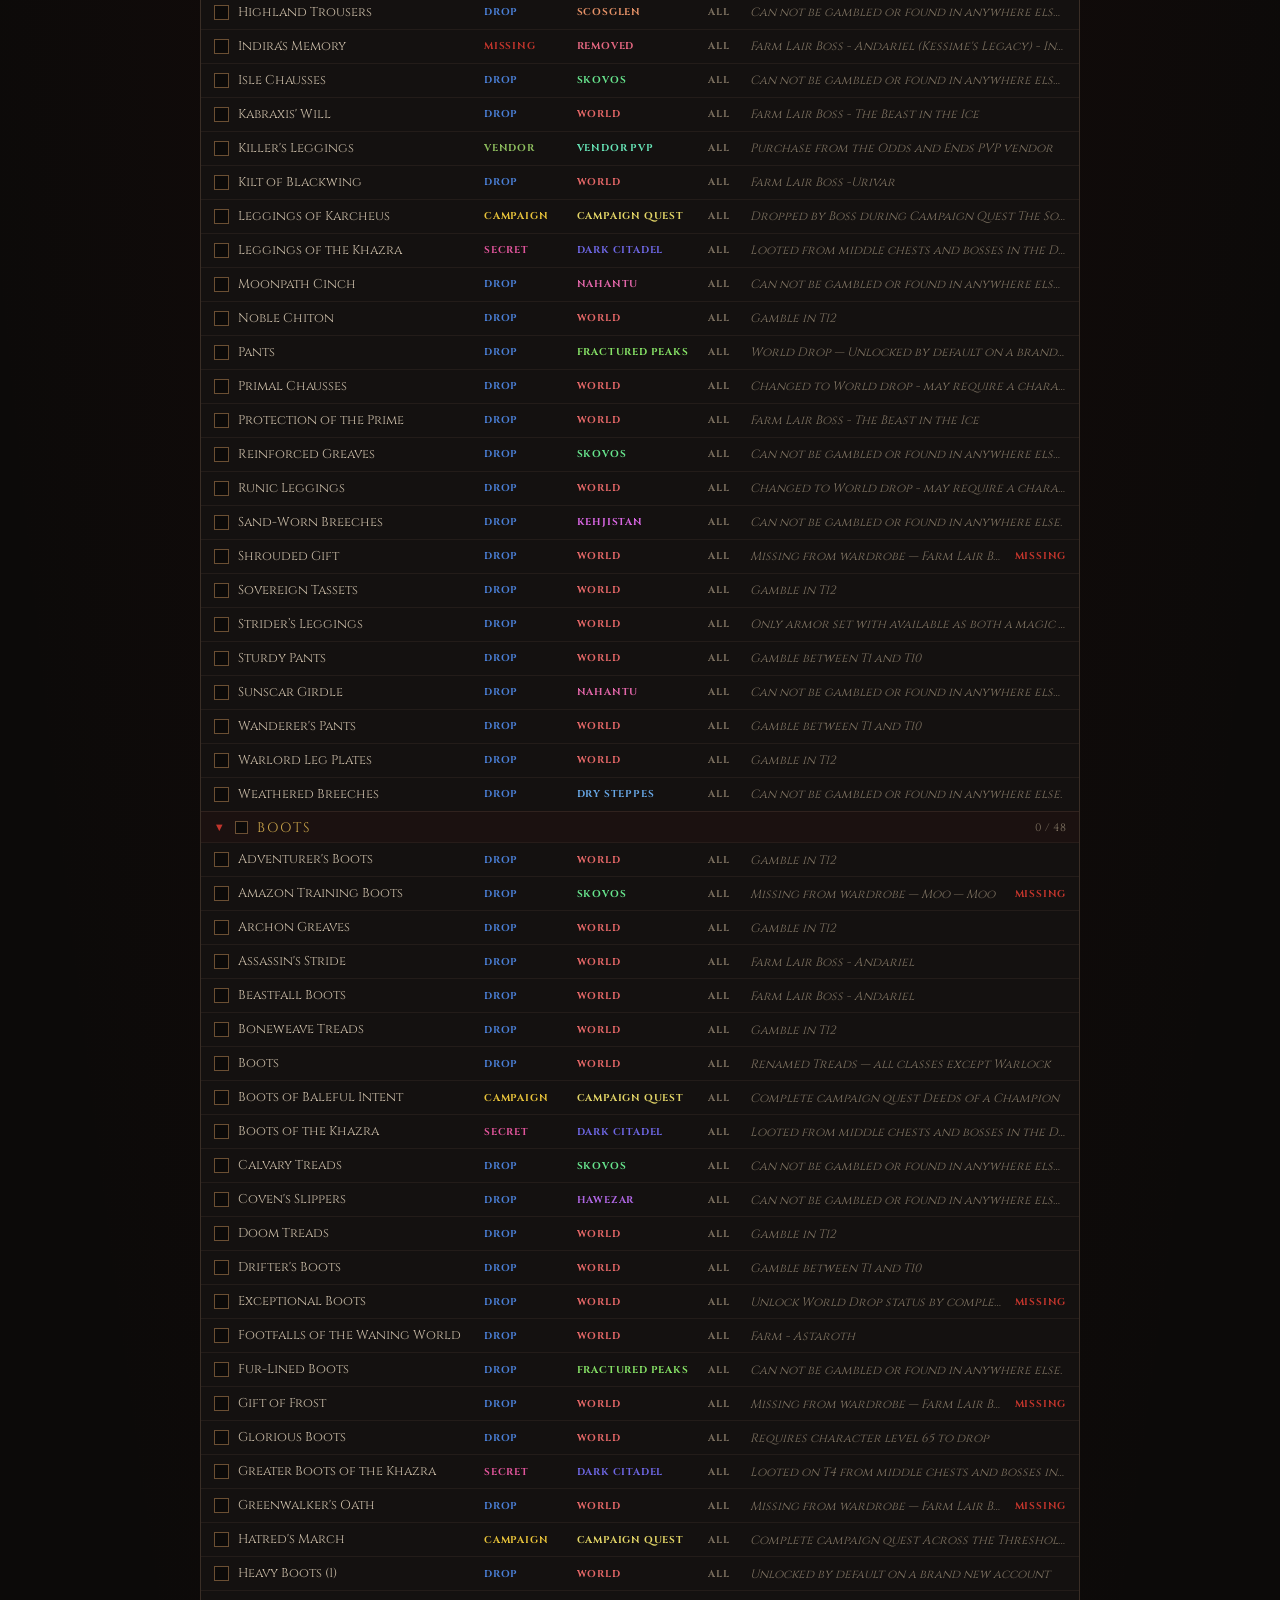
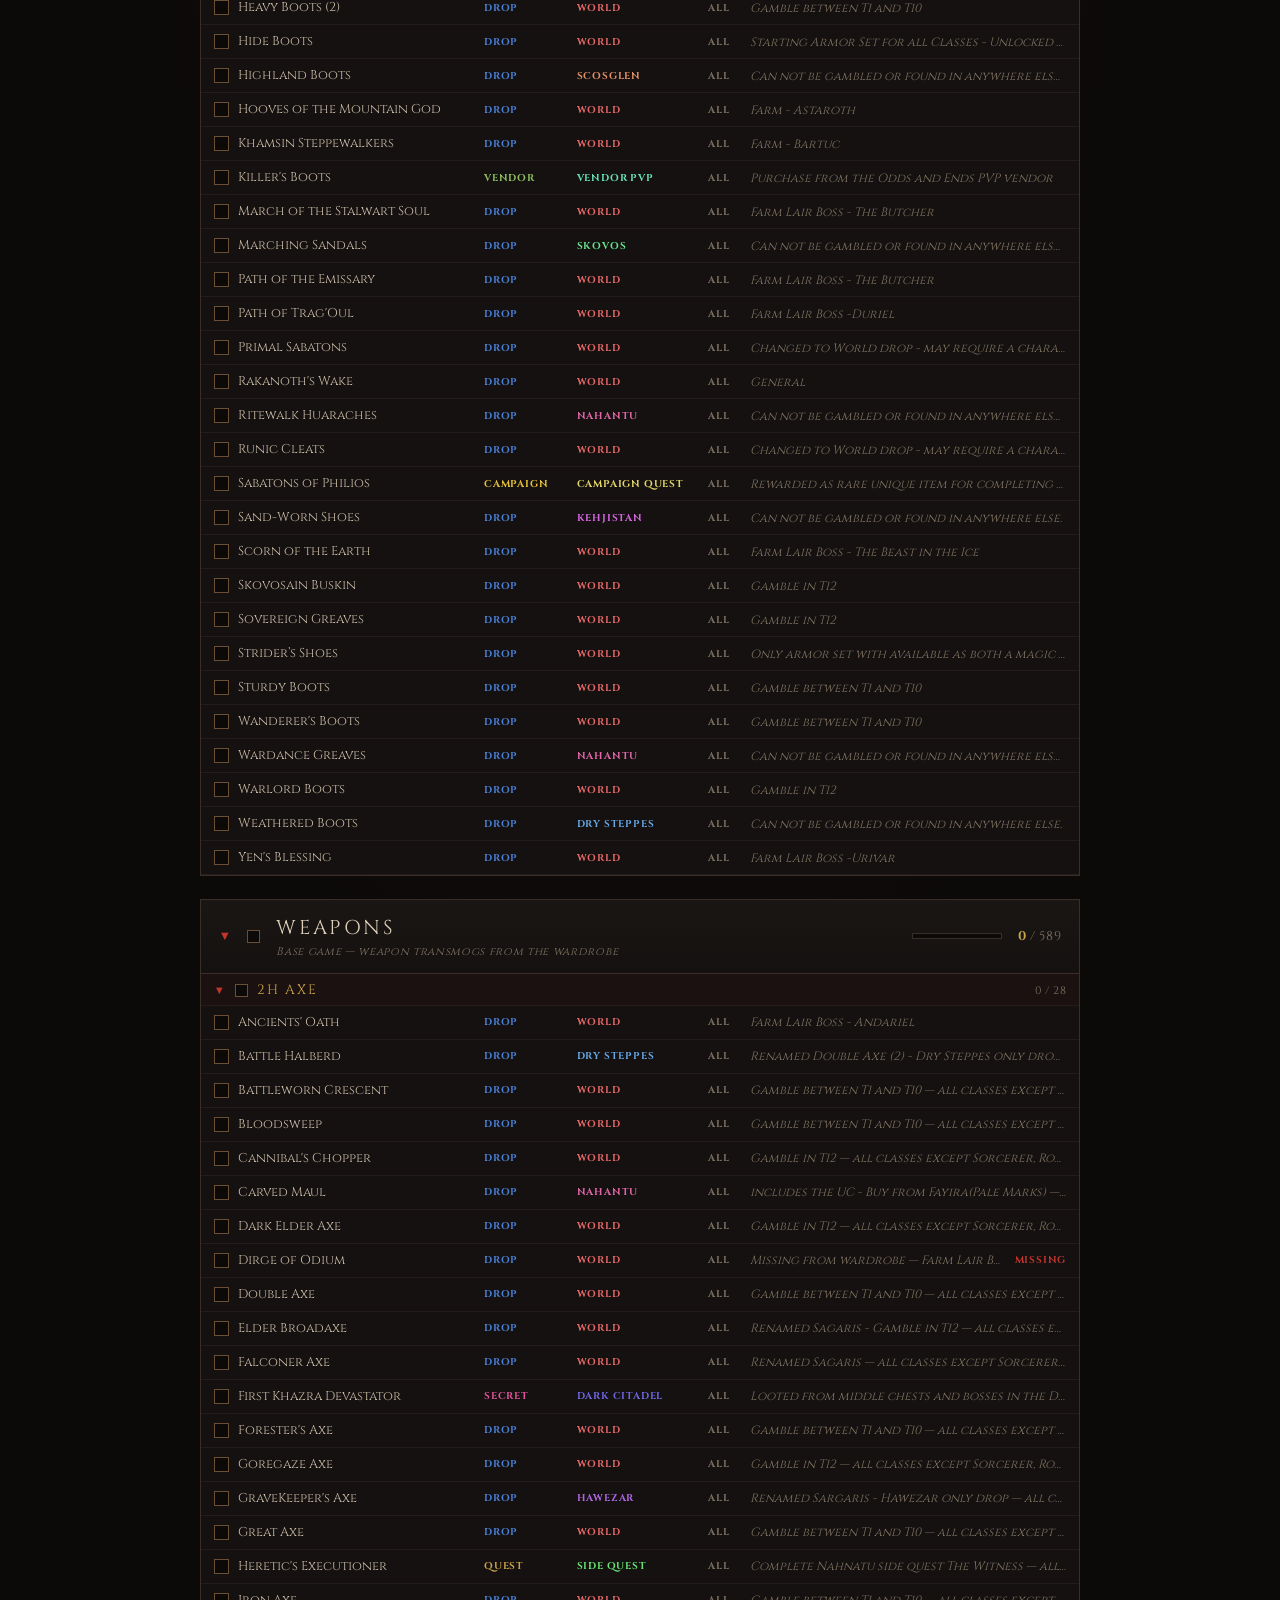
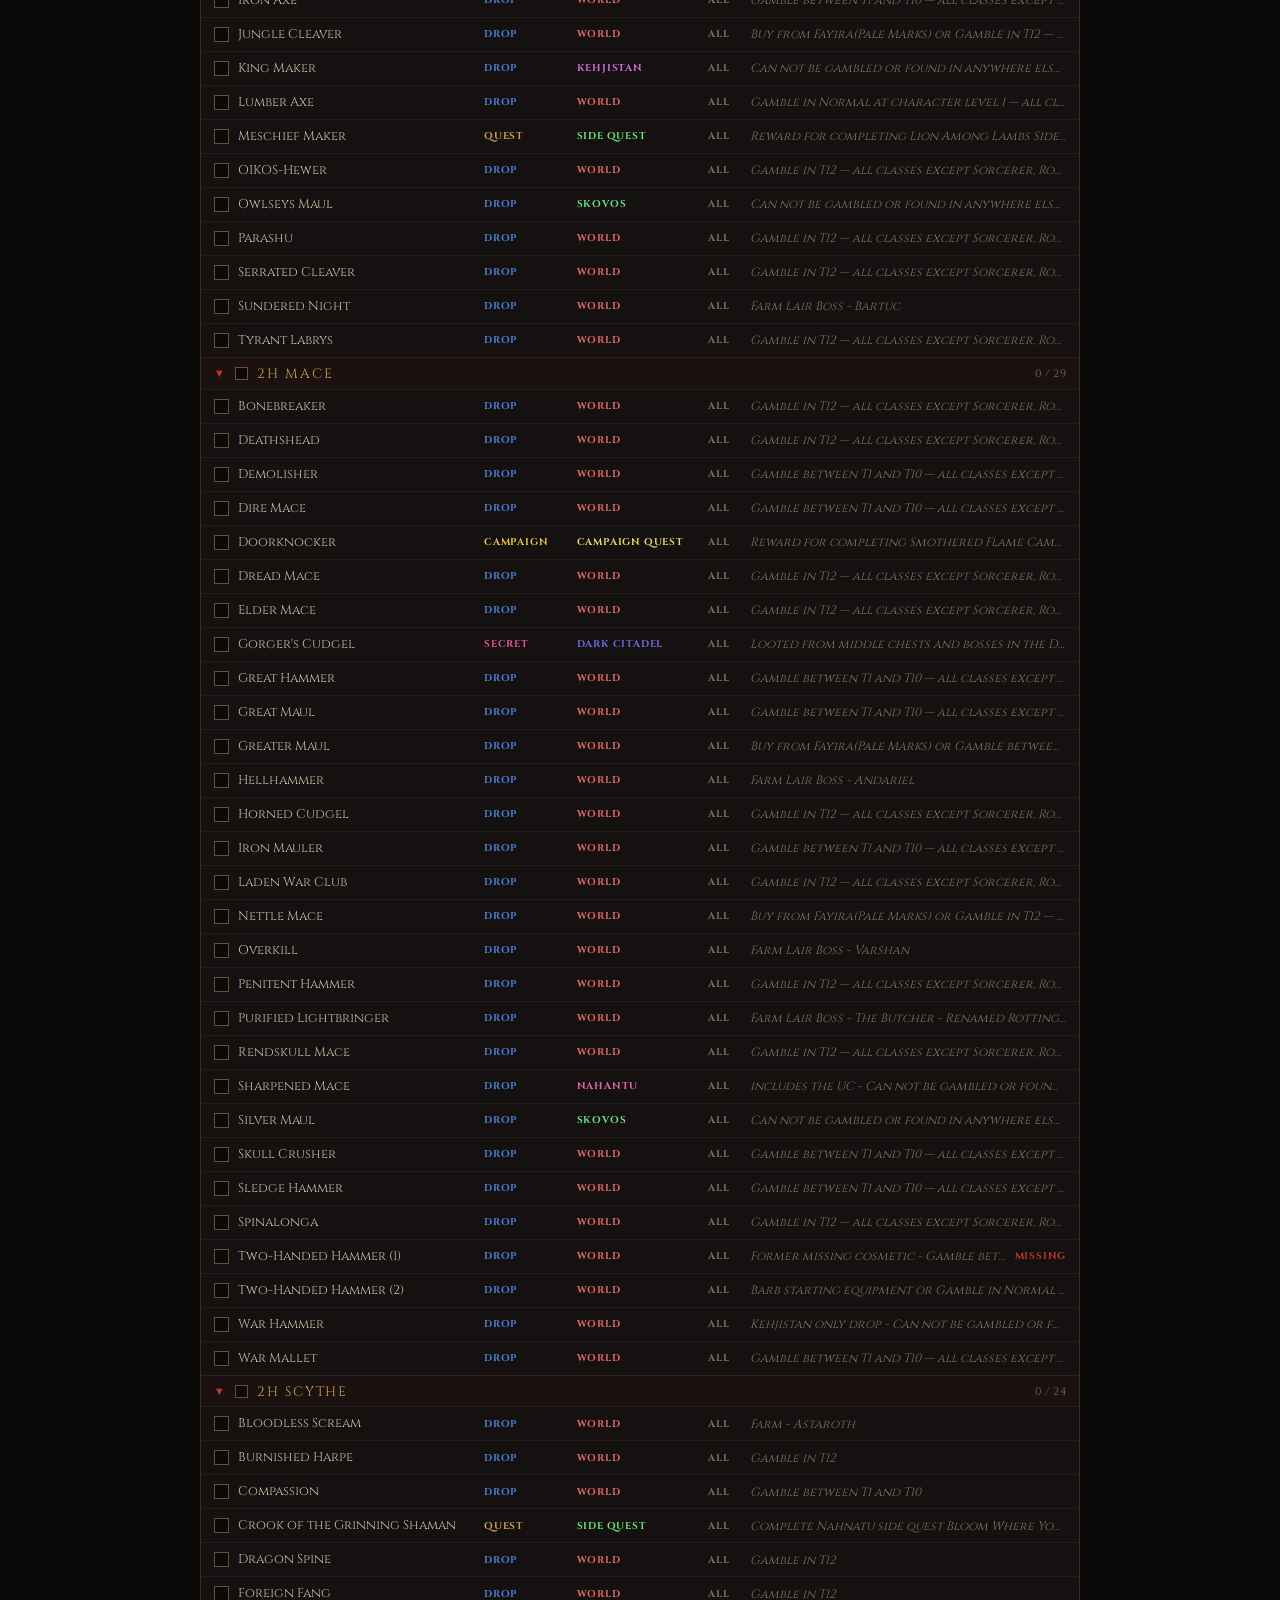
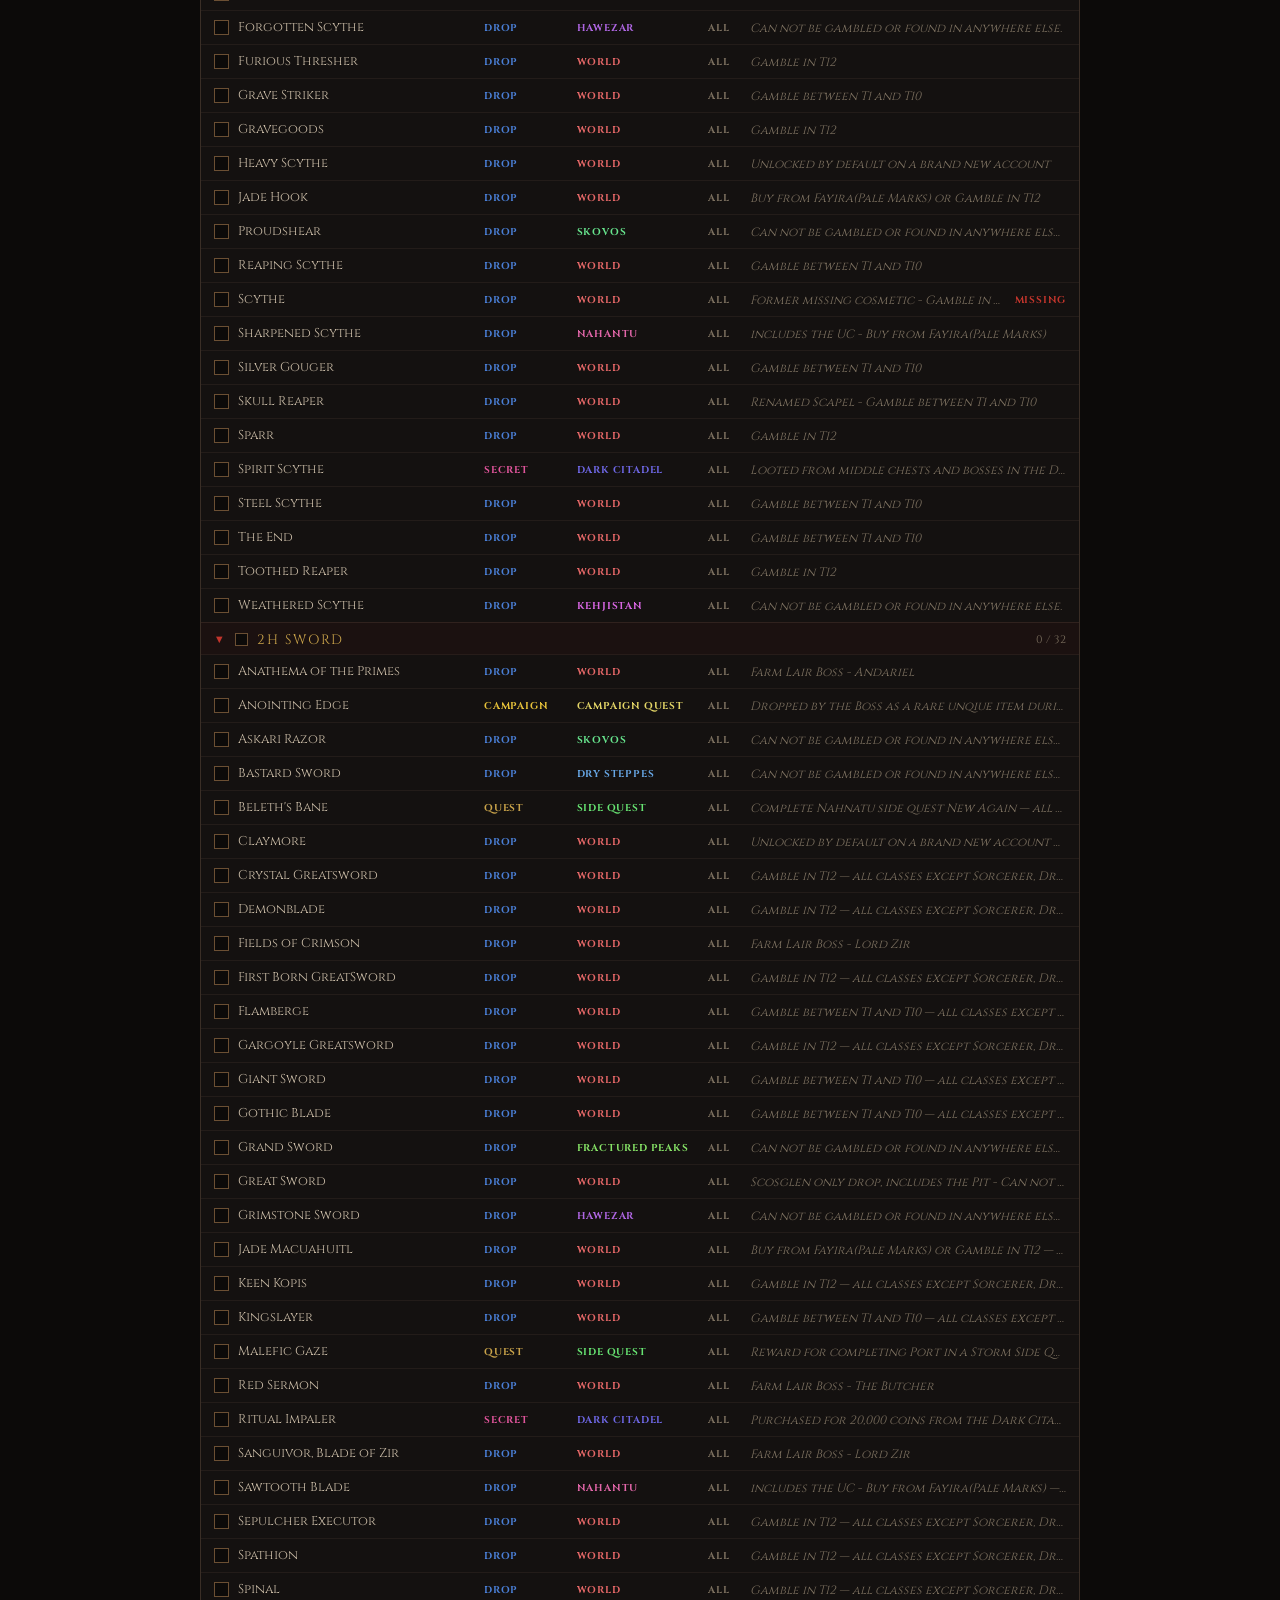
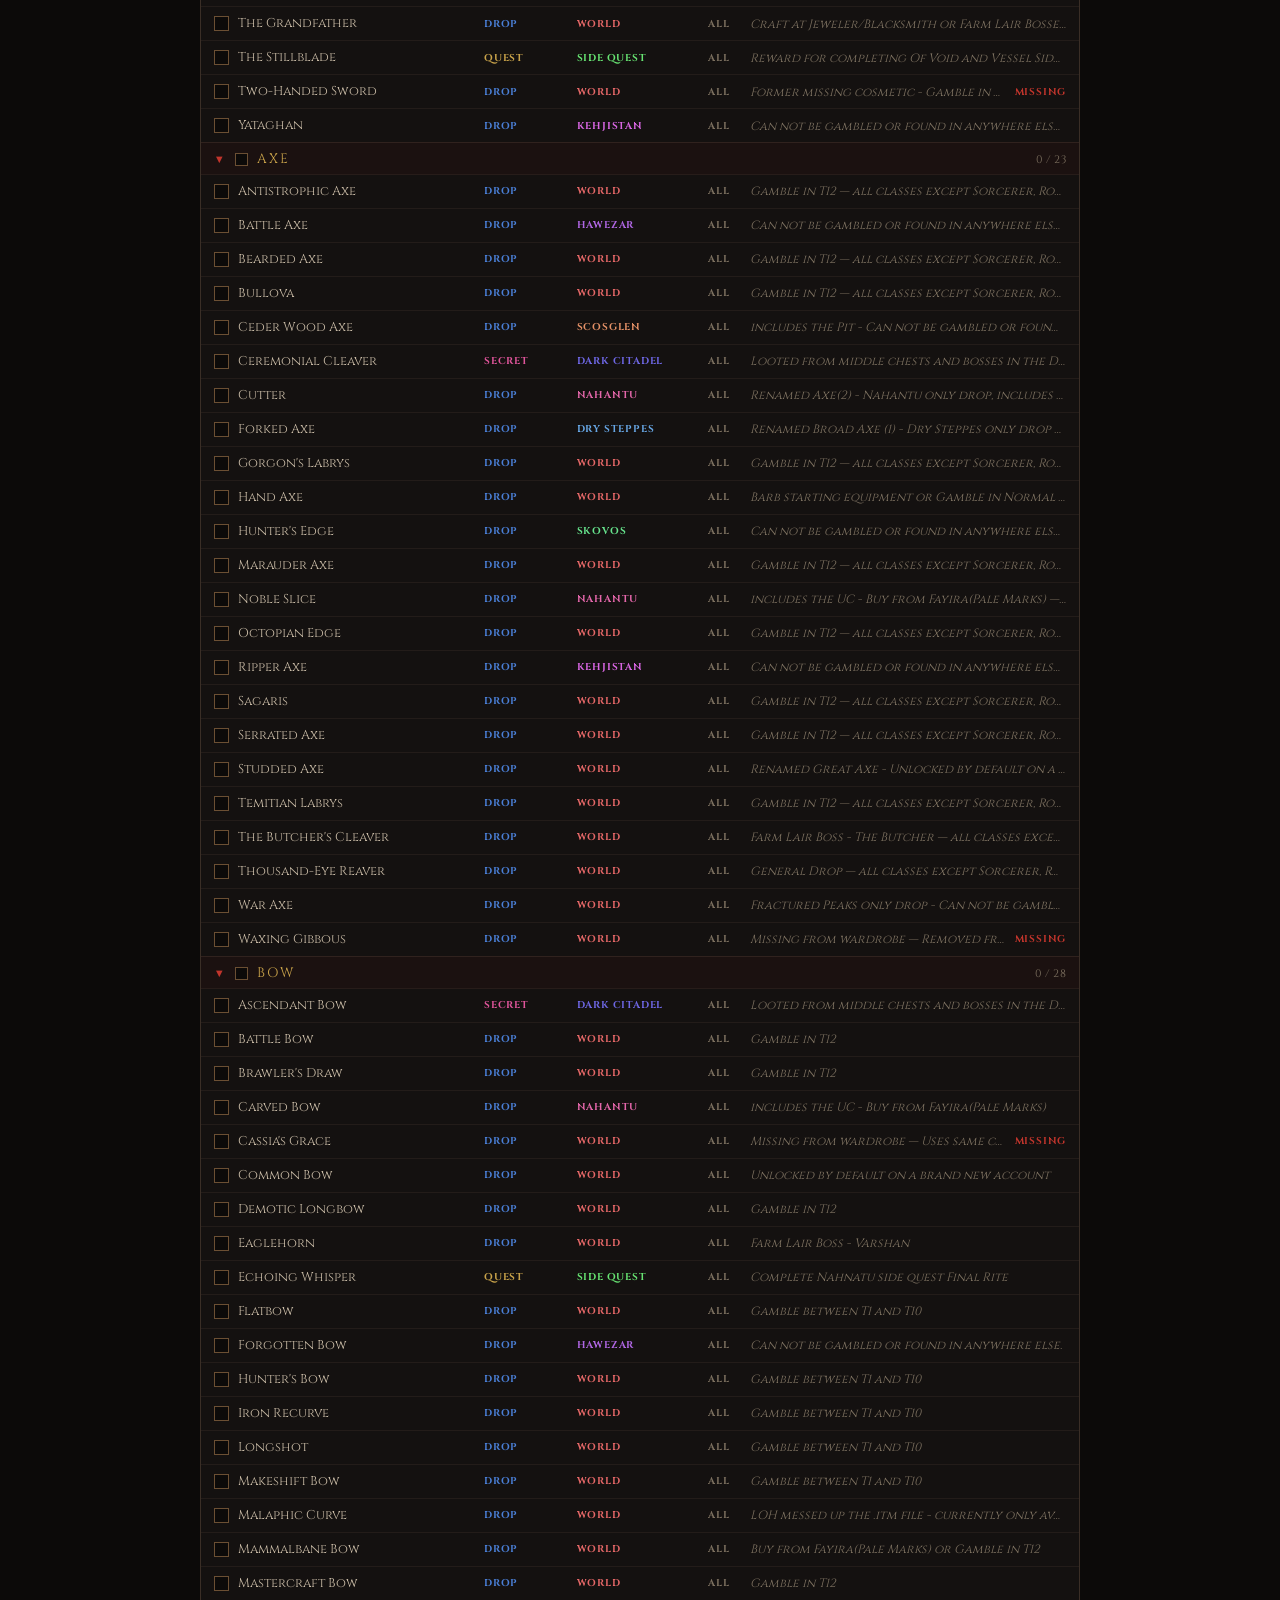
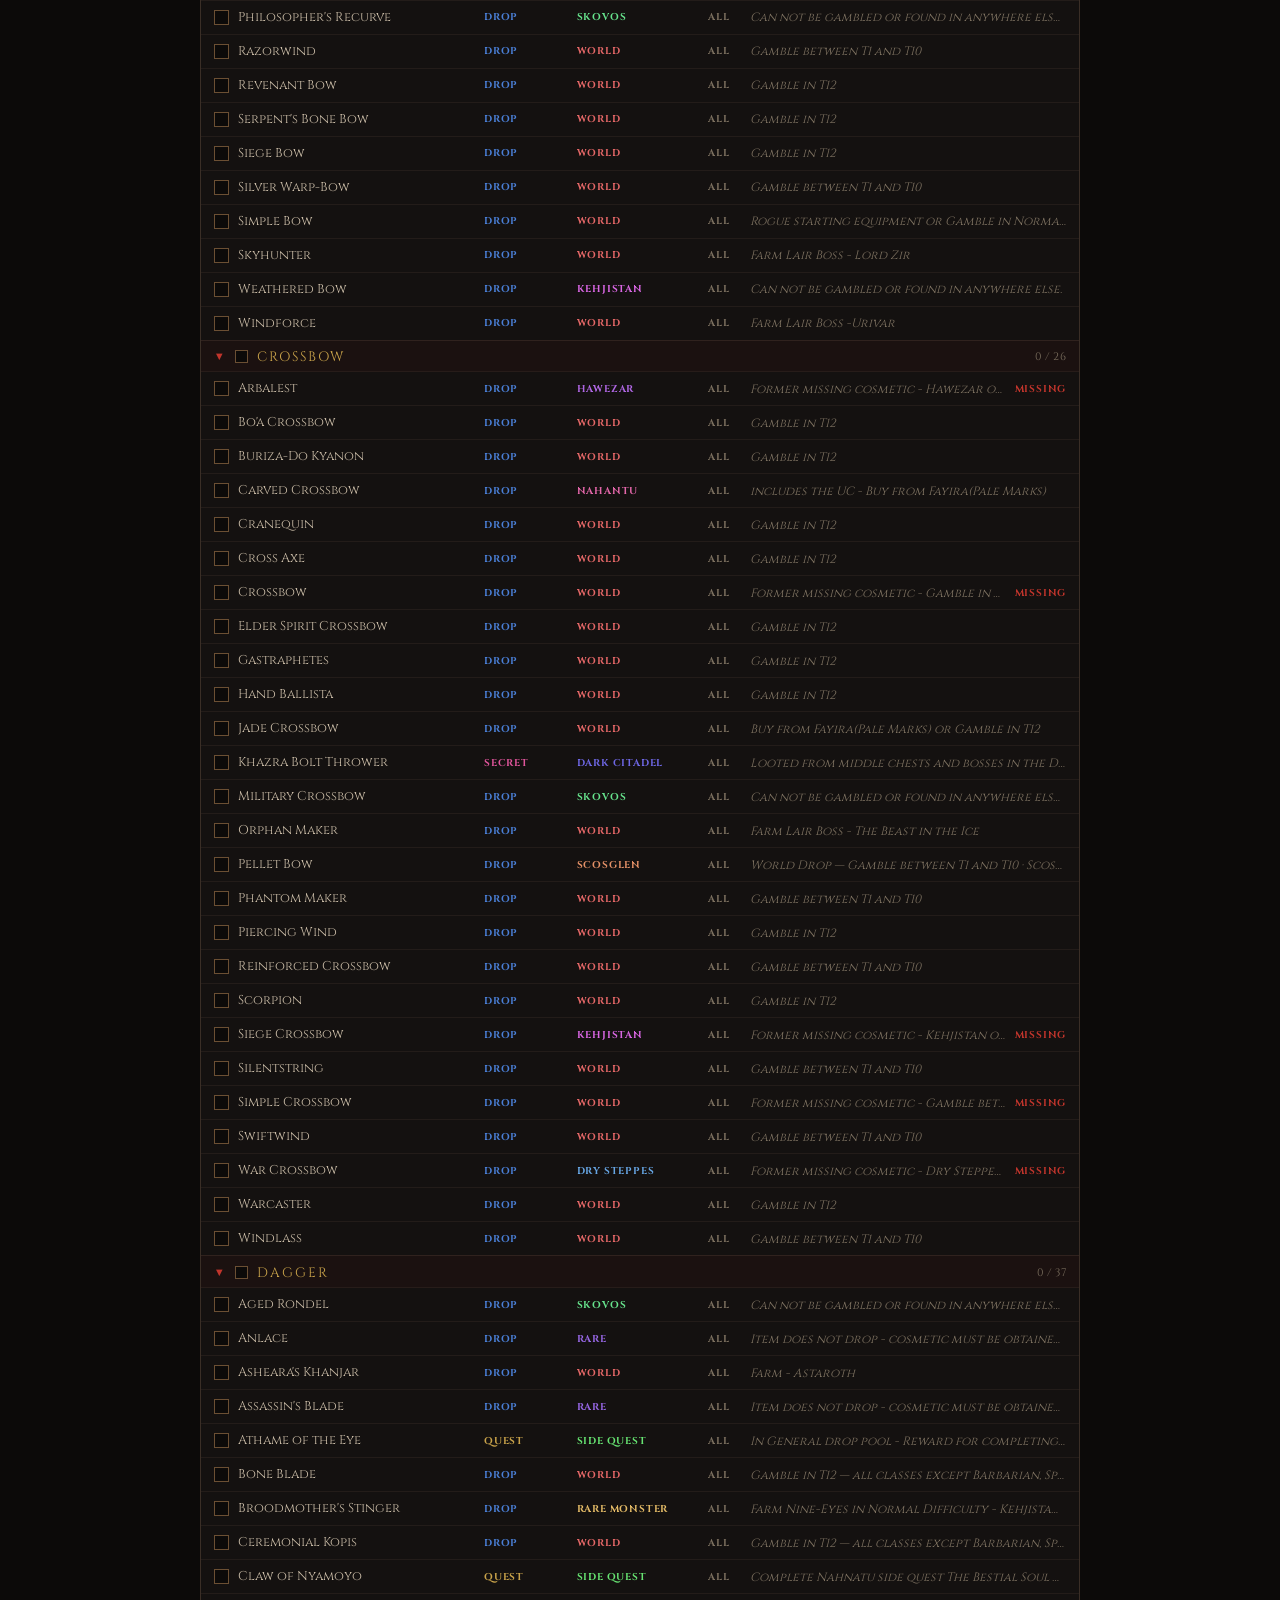
<file: cosmetics.html>
﻿<!DOCTYPE html>
<html lang="en">
<head>
<meta charset="UTF-8">
<meta name="viewport" content="width=device-width, initial-scale=1.0">
<link rel="icon" type="image/svg+xml" href="img/favicon.svg">
<link rel="preconnect" href="https://fonts.googleapis.com">
<link rel="preconnect" href="https://fonts.gstatic.com" crossorigin>
<link rel="stylesheet" href="https://fonts.googleapis.com/css2?family=Cinzel:wght@400..900&display=swap">
<title>D4TK - Cosmetic Tracker</title>
<link rel="stylesheet" href="css/theme.css">
</head>
<body>
<nav class="topnav">
  <div class="inner">
    <a class="brand" href="index.html">D4 <span class="bl">Toolkit</span></a>
    <span class="tool wb-timer" id="wb-timer" title="Next world boss spawn (local time)">World boss …</span>
    <span class="spacer"></span>
    <span class="nav-active-label">Cosmetics</span>
    <div class="burger" id="burger">
      <button class="burger-btn" id="burger-btn" aria-label="Open menu" aria-expanded="false"><span></span><span></span><span></span></button>
      <div class="burger-menu" id="burger-menu">
        <a class="tool" href="achievements.html">Achievements</a>
        <a class="tool active" href="cosmetics.html">Cosmetics</a>
        <a class="tool" href="cow.html">Cows</a>
        <a class="tool" href="cube.html">Cube</a>
        <a class="tool" href="experience.html">Experience</a>
        <a class="tool" href="fishing.html">Fishing</a>
        <a class="tool" href="references.html">References</a>
        <a class="tool" href="runes.html">Runes</a>
        <a class="tool" href="titles.html">Titles</a>
      </div>
    </div>
  </div>
</nav>
<div class="wrap">
  <header>
    <h1>Cosmetic <span class="bl">Tracker</span></h1>
    <p class="subtitle">All base-game wardrobe transmogrifications, seasonal rewards, and premium items</p>
    <div class="divider">⚜</div>
  </header>

  <div class="summary">
    <div class="stat">Collected <b id="stat-primary">0</b> / <span id="stat-total">0</span></div>
    <div class="stat">Seasonal <b id="stat-season">0</b></div>
    <div class="stat">Premium <b id="stat-store">0</b></div>
  </div>
  <div class="global-bar"><div id="global-fill"></div></div>

  <div class="controls">
    <input type="search" id="search" aria-label="Search cosmetics">
    <button id="btn-hide-collected">Hide Collected</button>
    <button id="btn-list">List</button>
    <button id="btn-expand">Collapse All</button>
    <button id="btn-reset">Reset</button>
    <button id="btn-export">Export</button>
    <button id="btn-import">Import</button>
    <input type="file" id="import-file" accept="application/json,.json" style="display:none">
  </div>

  <div class="tabs">
    <button id="tab-game" class="tab-button active" onclick="switchTab('game')">Game</button>
    <button id="tab-season" class="tab-button" onclick="switchTab('season')">Season</button>
    <button id="tab-shop" class="tab-button" onclick="switchTab('shop')">Shop</button>
  </div>

  <script>
    function switchTab(tab) {
      ['game', 'season', 'shop'].forEach(function (t) {
        document.getElementById(t).classList.toggle('active', t === tab);
        document.getElementById('tab-' + t).classList.toggle('active', t === tab);
      });
    }
  </script>

  <main id="categories" class="cosmetics-list" style="display:none"></main>
  <main id="game" class="tab-content cosmetics-list active"></main>
  <main id="season" class="tab-content cosmetics-list"></main>
  <main id="shop" class="tab-content cosmetics-list"></main>
  <main id="list" class="cosmetics-list"></main>

  <footer>
    Unofficial fan-made tool for Diablo IV — not affiliated with Blizzard Entertainment · Season 15 (patch 3.2.4).<br>
    Sources and further details: <a class="ref" href="references.html">References</a><br>
    <a class="gh" href="https://github.com/Akaizoku/d4tk" target="_blank" rel="noopener" aria-label="D4TK on GitHub" title="D4TK on GitHub"><svg viewBox="0 0 24 24" width="13" height="13" fill="currentColor" aria-hidden="true"><path d="M12 .297c-6.63 0-12 5.373-12 12 0 5.303 3.438 9.8 8.205 11.385.6.113.82-.258.82-.577 0-.285-.01-1.04-.015-2.04-3.338.724-4.042-1.61-4.042-1.61C4.422 18.07 3.633 17.7 3.633 17.7c-1.087-.744.084-.729.084-.729 1.205.084 1.838 1.236 1.838 1.236 1.07 1.835 2.809 1.305 3.495.998.108-.776.417-1.305.76-1.605-2.665-.3-5.466-1.332-5.466-5.93 0-1.31.465-2.38 1.235-3.22-.135-.303-.54-1.523.105-3.176 0 0 1.005-.322 3.3 1.23.96-.267 1.98-.399 3-.405 1.02.006 2.04.138 3 .405 2.28-1.552 3.285-1.23 3.285-1.23.645 1.653.24 2.873.12 3.176.765.84 1.23 1.91 1.23 3.22 0 4.61-2.805 5.625-5.475 5.92.42.36.81 1.096.81 2.22 0 1.606-.015 2.896-.015 3.286 0 .315.21.69.825.57C20.565 22.092 24 17.592 24 12.297c0-6.627-5.373-12-12-12"/></svg></a>
  </footer>
</div>

<script src="js/tracker.js"></script>
<script src="js/data/cosmetics-data.js"></script>
<script src="js/nav.js"></script>
<script src="js/worldboss.js"></script>
<script>
// One-time migrations: store key renamed to d4tk-cosmetics, and Season 15 items
// moved from their old per-source categories into the single "Season 15" section —
// remap saved progress to the new item ids.
D4TK.renameStoreKey('d4-cosmetics-ledger-v1', 'd4tk-cosmetics');
D4TK.migrateStoreKeys('d4tk-cosmetics', {
  'free-battle-pass-reliquary-': 'season-15-',
  'armor-reliquary-d2-tribute-sets-': 'season-15-',
  'weapons-reliquary-': 'season-15-',
  'beasts-reliquary-': 'season-15-',
  'deluxe-battle-pass-exclusives-': 'season-15-',
  'season-rank-rewards-': 'season-15-',
  'bovine-armor-set-': 'season-15-',
  'moophisto-cow-rewards-': 'season-15-',
  'secret-titles-cosmetics-': 'season-15-',
  'echo-of-tristram-rewards-': 'season-15-',
  'twitch-drops-': 'season-15-',
  'dark-citadel-khazra-sets-': 'dark-citadel-mounts-trophies-'
});
// One-time: the "Winged Redeemer" Chest/Helm names lost their literal quotes,
// which changes their slug-based ids — remap saved progress to the new ids.
D4TK.migrateStoreIds('d4tk-cosmetics', {
  'season-14--winged-redeemer-chest': 'season-14-winged-redeemer-chest',
  'season-14--winged-redeemer-helm': 'season-14-winged-redeemer-helm'
});
D4TK.create({
  storeKey: 'd4tk-cosmetics',
  data: D4TK_DATA.cosmetics,
  containerId: 'categories',
  hasSubcategories: true,
  collapsibleSubcategories: true,
  listView: true,
  listItemType: 'cosmetics',
  itemTags: true,
  classColumn: true,
  // The summary "Collected" counter covers the base game only. Seasonal and
  // Shop categories are premium/rotating (no fixed total) and get their own
  // count-only counters via statExtras; the Mounts and Pets sections aggregate
  // items already tracked elsewhere, so all of them are excluded from the
  // main stats and the global progress bar.
  statExclude: function (cat) { return cat.group === 'Season' || cat.group === 'Shop' || cat.name === 'Mounts' || cat.name === 'Pets'; },
  statExtras: [
    { id: 'stat-season', match: function (cat) { return cat.group === 'Season'; } },
    { id: 'stat-store', match: function (cat) { return cat.group === 'Shop'; } }
  ],
  exportAppName: 'd4tk-cosmetics',
  exportFilePrefix: 'cosmetics-tracker',
  resetConfirm: 'Reset all cosmetic progress? All collected items will be lost.'
});

// Split the built sections into the Game / Season / Shop tabs, following each
// section's data group. The group-header dividers are dropped — the tabs
// replace them. Element references inside D4TK.create() stay valid after
// reparenting, so search, collapse, and the summary counters keep working.
(function () {
  var container = document.getElementById('categories');
  var mains = {
    game: document.getElementById('game'),
    season: document.getElementById('season'),
    shop: document.getElementById('shop')
  };
  var currentGroup = 'Game';
  Array.prototype.slice.call(container.children).forEach(function (el) {
    if (el.classList.contains('group-header')) { currentGroup = el.textContent.trim(); return; }
    if (el.tagName !== 'SECTION') return;
    var tab = currentGroup === 'Season' ? 'season' : currentGroup === 'Shop' ? 'shop' : 'game';
    mains[tab].appendChild(el);
  });
})();
</script>
</body>
</html>
</file>
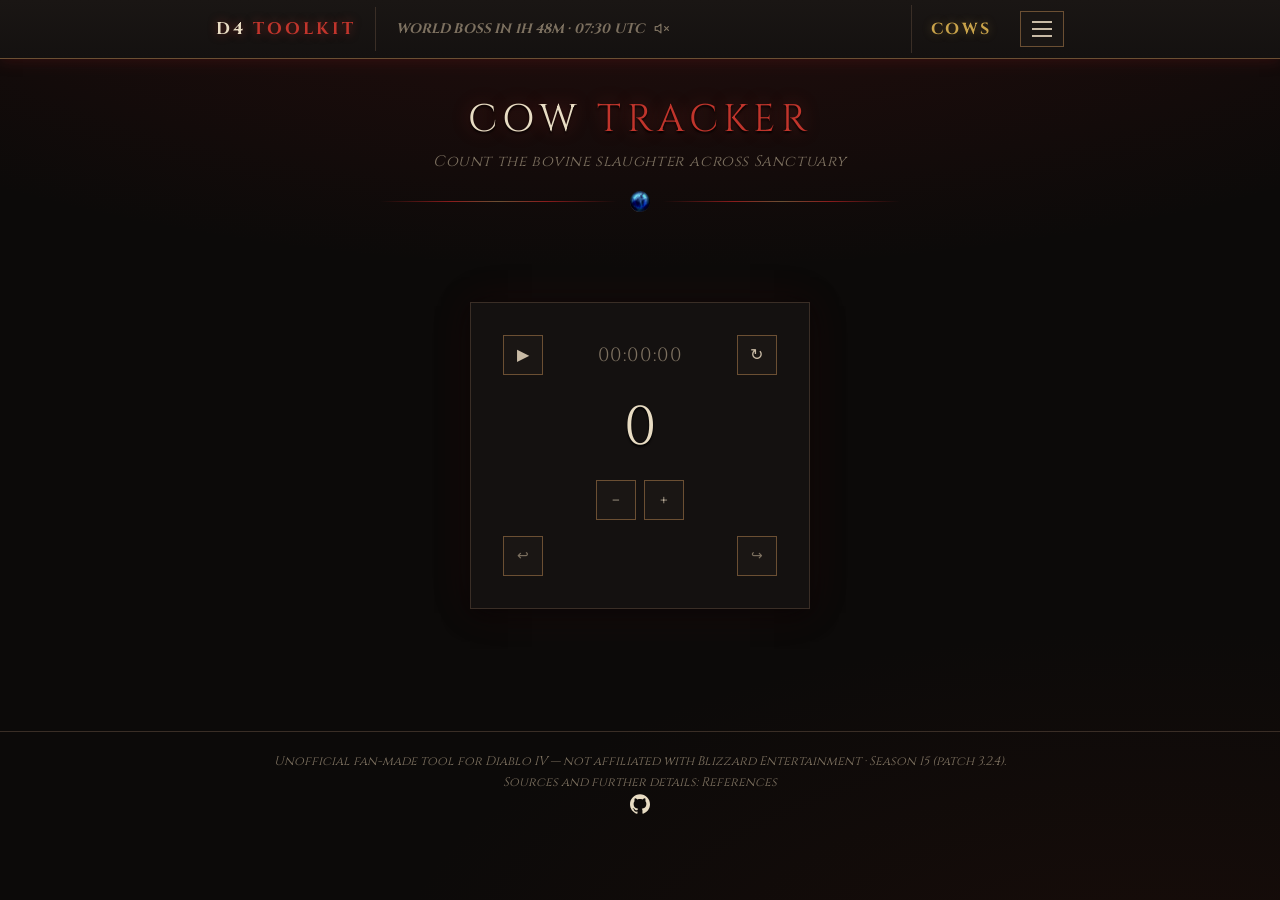
<file: cow.html>
﻿<!DOCTYPE html>
<html lang="en">
<head>
<meta charset="UTF-8">
<meta name="viewport" content="width=device-width, initial-scale=1.0">
<link rel="icon" type="image/svg+xml" href="img/favicon.svg">
<link rel="preconnect" href="https://fonts.googleapis.com">
<link rel="preconnect" href="https://fonts.gstatic.com" crossorigin>
<link rel="stylesheet" href="https://fonts.googleapis.com/css2?family=Cinzel:wght@400..900&display=swap">
<title>D4TK - Cow Tracker</title>
<link rel="stylesheet" href="css/theme.css">
<link rel="stylesheet" href="css/cow.css">
</head>
<body tabindex="0">
<nav class="topnav">
  <div class="inner">
    <a class="brand" href="index.html">D4 <span class="bl">Toolkit</span></a>
    <span class="tool wb-timer" id="wb-timer" title="Next world boss spawn (local time)">World boss …</span>
    <span class="spacer"></span>
    <span class="nav-active-label">Cows</span>
    <div class="burger" id="burger">
      <button class="burger-btn" id="burger-btn" aria-label="Open menu" aria-expanded="false"><span></span><span></span><span></span></button>
      <div class="burger-menu" id="burger-menu">
        <a class="tool" href="achievements.html">Achievements</a>
        <a class="tool" href="cosmetics.html">Cosmetics</a>
        <a class="tool active" href="cow.html">Cows</a>
        <a class="tool" href="cube.html">Cube</a>
        <a class="tool" href="experience.html">Experience</a>
        <a class="tool" href="fishing.html">Fishing</a>
        <a class="tool" href="references.html">References</a>
        <a class="tool" href="runes.html">Runes</a>
        <a class="tool" href="titles.html">Titles</a>
      </div>
    </div>
  </div>
</nav>
<div class="wrap">
  <header>
    <h1>Cow <span class="bl">Tracker</span></h1>
    <p class="subtitle">Count the bovine slaughter across Sanctuary</p>
    <div class="divider">⚜</div>
  </header>
</div>
<main>
  <div class="counter-container">
    <div class="top-row">
      <button class="cow-btn" id="timerButton">▶</button>
      <div class="timer" id="timer">00:00:00</div>
      <button class="cow-btn" id="resetButton">↻</button>
    </div>
    <div class="counter-value" id="counter">0</div>
    <div class="button-row">
      <button class="cow-btn" id="decButton">−</button>
      <button class="cow-btn" id="incButton">+</button>
    </div>
    <div class="bottom-row">
      <button class="cow-btn undo-redo-button" id="undoButton">↩</button>
      <button class="cow-btn undo-redo-button" id="redoButton">↪</button>
    </div>
  </div>
</main>
  <footer>
    Unofficial fan-made tool for Diablo IV — not affiliated with Blizzard Entertainment · Season 15 (patch 3.2.4).<br>
    Sources and further details: <a class="ref" href="references.html">References</a><br>
    <a class="gh" href="https://github.com/Akaizoku/d4tk" target="_blank" rel="noopener" aria-label="D4TK on GitHub" title="D4TK on GitHub"><svg viewBox="0 0 24 24" width="13" height="13" fill="currentColor" aria-hidden="true"><path d="M12 .297c-6.63 0-12 5.373-12 12 0 5.303 3.438 9.8 8.205 11.385.6.113.82-.258.82-.577 0-.285-.01-1.04-.015-2.04-3.338.724-4.042-1.61-4.042-1.61C4.422 18.07 3.633 17.7 3.633 17.7c-1.087-.744.084-.729.084-.729 1.205.084 1.838 1.236 1.838 1.236 1.07 1.835 2.809 1.305 3.495.998.108-.776.417-1.305.76-1.605-2.665-.3-5.466-1.332-5.466-5.93 0-1.31.465-2.38 1.235-3.22-.135-.303-.54-1.523.105-3.176 0 0 1.005-.322 3.3 1.23.96-.267 1.98-.399 3-.405 1.02.006 2.04.138 3 .405 2.28-1.552 3.285-1.23 3.285-1.23.645 1.653.24 2.873.12 3.176.765.84 1.23 1.91 1.23 3.22 0 4.61-2.805 5.625-5.475 5.92.42.36.81 1.096.81 2.22 0 1.606-.015 2.896-.015 3.286 0 .315.21.69.825.57C20.565 22.092 24 17.592 24 12.297c0-6.627-5.373-12-12-12"/></svg></a>
  </footer>

<script src="js/cow.js"></script>
<script src="js/nav.js"></script>
<script src="js/worldboss.js"></script>
</body>
</html>
</file>
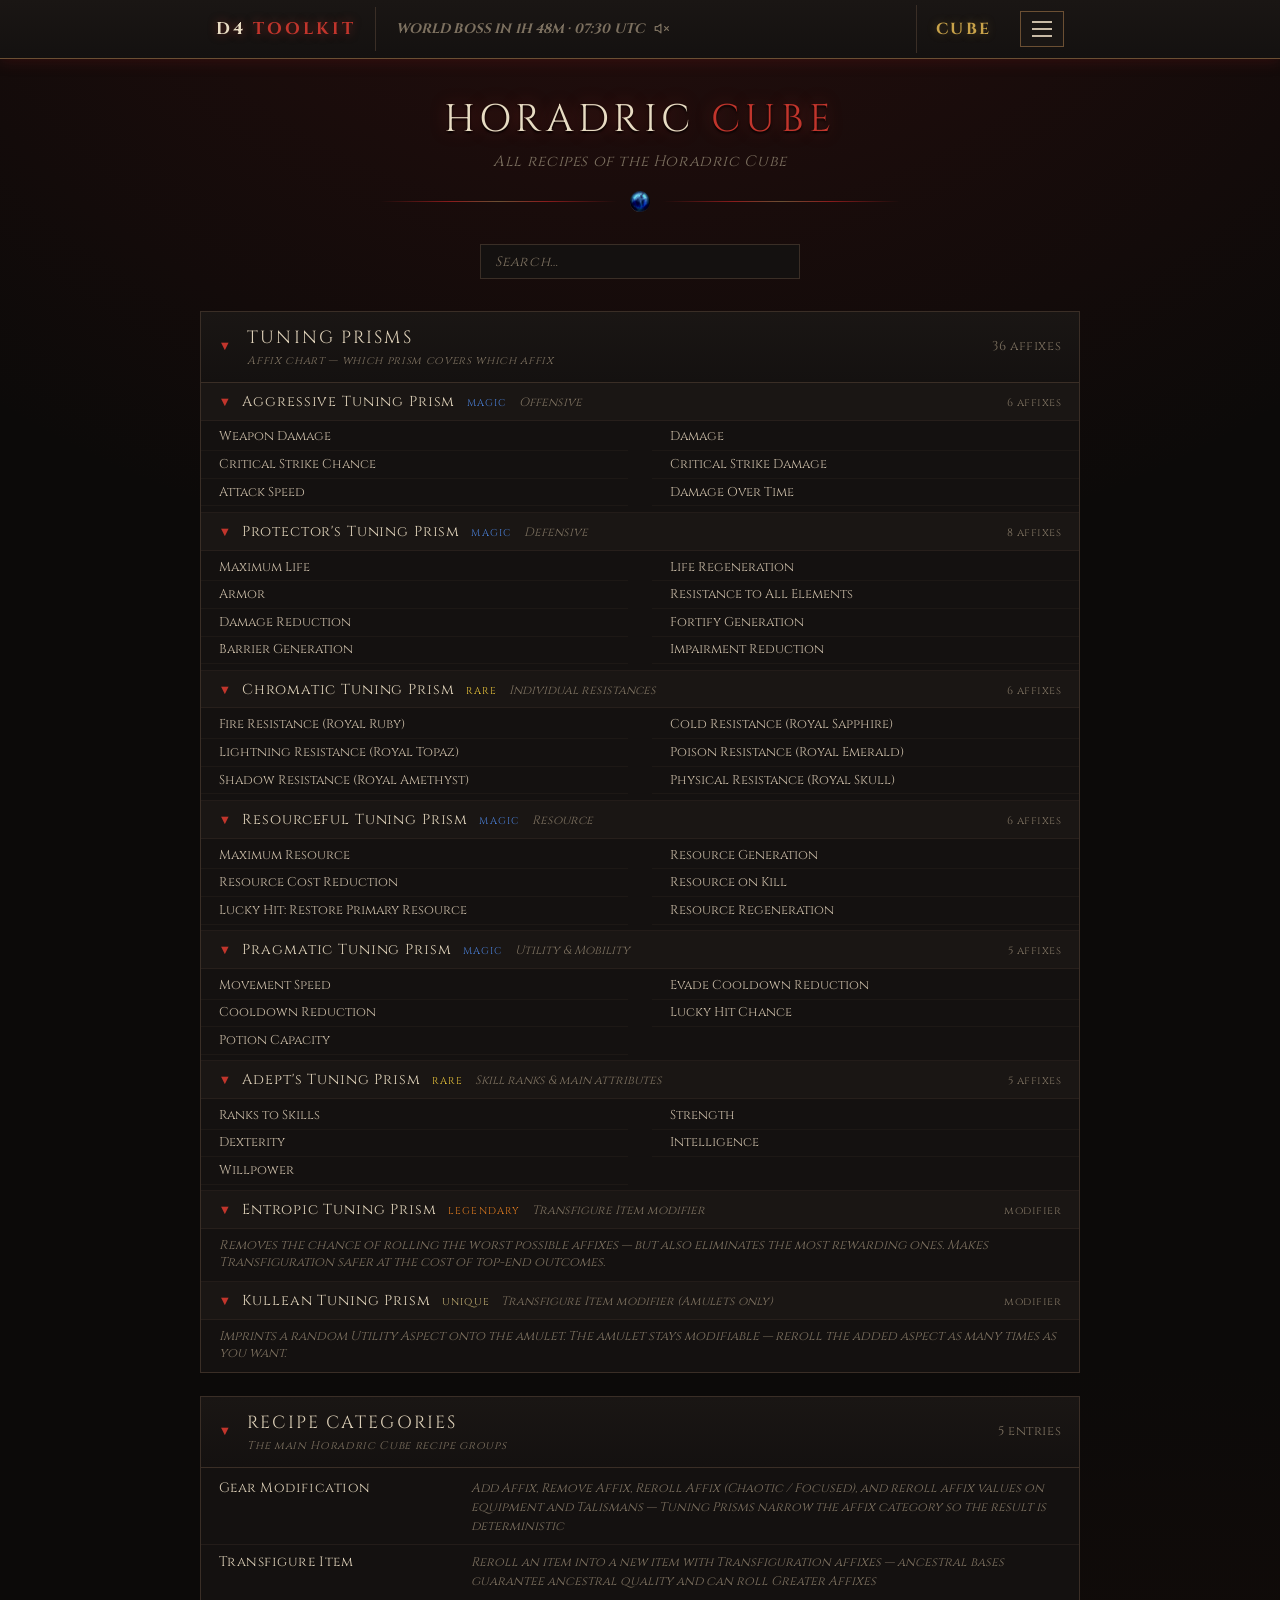
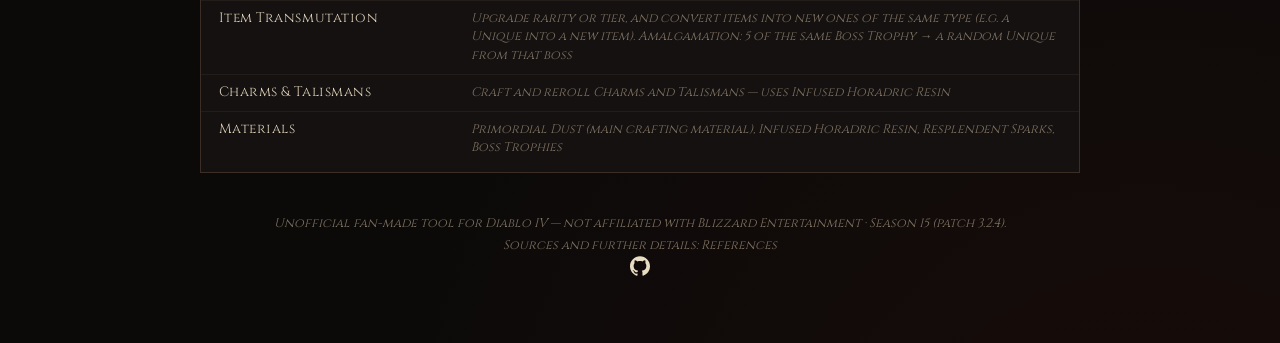
<file: cube.html>
﻿<!DOCTYPE html>
<html lang="en">
<head>
<meta charset="UTF-8">
<meta name="viewport" content="width=device-width, initial-scale=1.0">
<link rel="icon" type="image/svg+xml" href="img/favicon.svg">
<link rel="preconnect" href="https://fonts.googleapis.com">
<link rel="preconnect" href="https://fonts.gstatic.com" crossorigin>
<link rel="stylesheet" href="https://fonts.googleapis.com/css2?family=Cinzel:wght@400..900&display=swap">
<title>D4TK - Horadric Cube</title>
<link rel="stylesheet" href="css/theme.css">
<link rel="stylesheet" href="css/cube.css">
</head>
<body>
<nav class="topnav">
  <div class="inner">
    <a class="brand" href="index.html">D4 <span class="bl">Toolkit</span></a>
    <span class="tool wb-timer" id="wb-timer" title="Next world boss spawn (local time)">World boss …</span>
    <span class="spacer"></span>
    <span class="nav-active-label">Cube</span>
    <div class="burger" id="burger">
      <button class="burger-btn" id="burger-btn" aria-label="Open menu" aria-expanded="false"><span></span><span></span><span></span></button>
      <div class="burger-menu" id="burger-menu">
        <a class="tool" href="achievements.html">Achievements</a>
        <a class="tool" href="cosmetics.html">Cosmetics</a>
        <a class="tool" href="cow.html">Cows</a>
        <a class="tool active" href="cube.html">Cube</a>
        <a class="tool" href="experience.html">Experience</a>
        <a class="tool" href="fishing.html">Fishing</a>
        <a class="tool" href="references.html">References</a>
        <a class="tool" href="runes.html">Runes</a>
        <a class="tool" href="titles.html">Titles</a>
      </div>
    </div>
  </div>
</nav>
<div class="wrap">
  <header>
    <h1>Horadric <span class="bl">Cube</span></h1>
    <p class="subtitle">All recipes of the Horadric Cube</p>
    <div class="divider">⚜</div>
  </header>

  <div class="controls">
    <input type="search" id="cube-search" aria-label="Search affixes">
  </div>

  <main id="cube"></main>

  <footer>
    Unofficial fan-made tool for Diablo IV — not affiliated with Blizzard Entertainment · Season 15 (patch 3.2.4).<br>
    Sources and further details: <a class="ref" href="references.html">References</a><br>
    <a class="gh" href="https://github.com/Akaizoku/d4tk" target="_blank" rel="noopener" aria-label="D4TK on GitHub" title="D4TK on GitHub"><svg viewBox="0 0 24 24" width="13" height="13" fill="currentColor" aria-hidden="true"><path d="M12 .297c-6.63 0-12 5.373-12 12 0 5.303 3.438 9.8 8.205 11.385.6.113.82-.258.82-.577 0-.285-.01-1.04-.015-2.04-3.338.724-4.042-1.61-4.042-1.61C4.422 18.07 3.633 17.7 3.633 17.7c-1.087-.744.084-.729.084-.729 1.205.084 1.838 1.236 1.838 1.236 1.07 1.835 2.809 1.305 3.495.998.108-.776.417-1.305.76-1.605-2.665-.3-5.466-1.332-5.466-5.93 0-1.31.465-2.38 1.235-3.22-.135-.303-.54-1.523.105-3.176 0 0 1.005-.322 3.3 1.23.96-.267 1.98-.399 3-.405 1.02.006 2.04.138 3 .405 2.28-1.552 3.285-1.23 3.285-1.23.645 1.653.24 2.873.12 3.176.765.84 1.23 1.91 1.23 3.22 0 4.61-2.805 5.625-5.475 5.92.42.36.81 1.096.81 2.22 0 1.606-.015 2.896-.015 3.286 0 .315.21.69.825.57C20.565 22.092 24 17.592 24 12.297c0-6.627-5.373-12-12-12"/></svg></a>
  </footer>
</div>

<script src="js/data/cube-data.js"></script>
<script src="js/cube.js"></script>
<script src="js/nav.js"></script>
<script src="js/worldboss.js"></script>
</body>
</html>
</file>
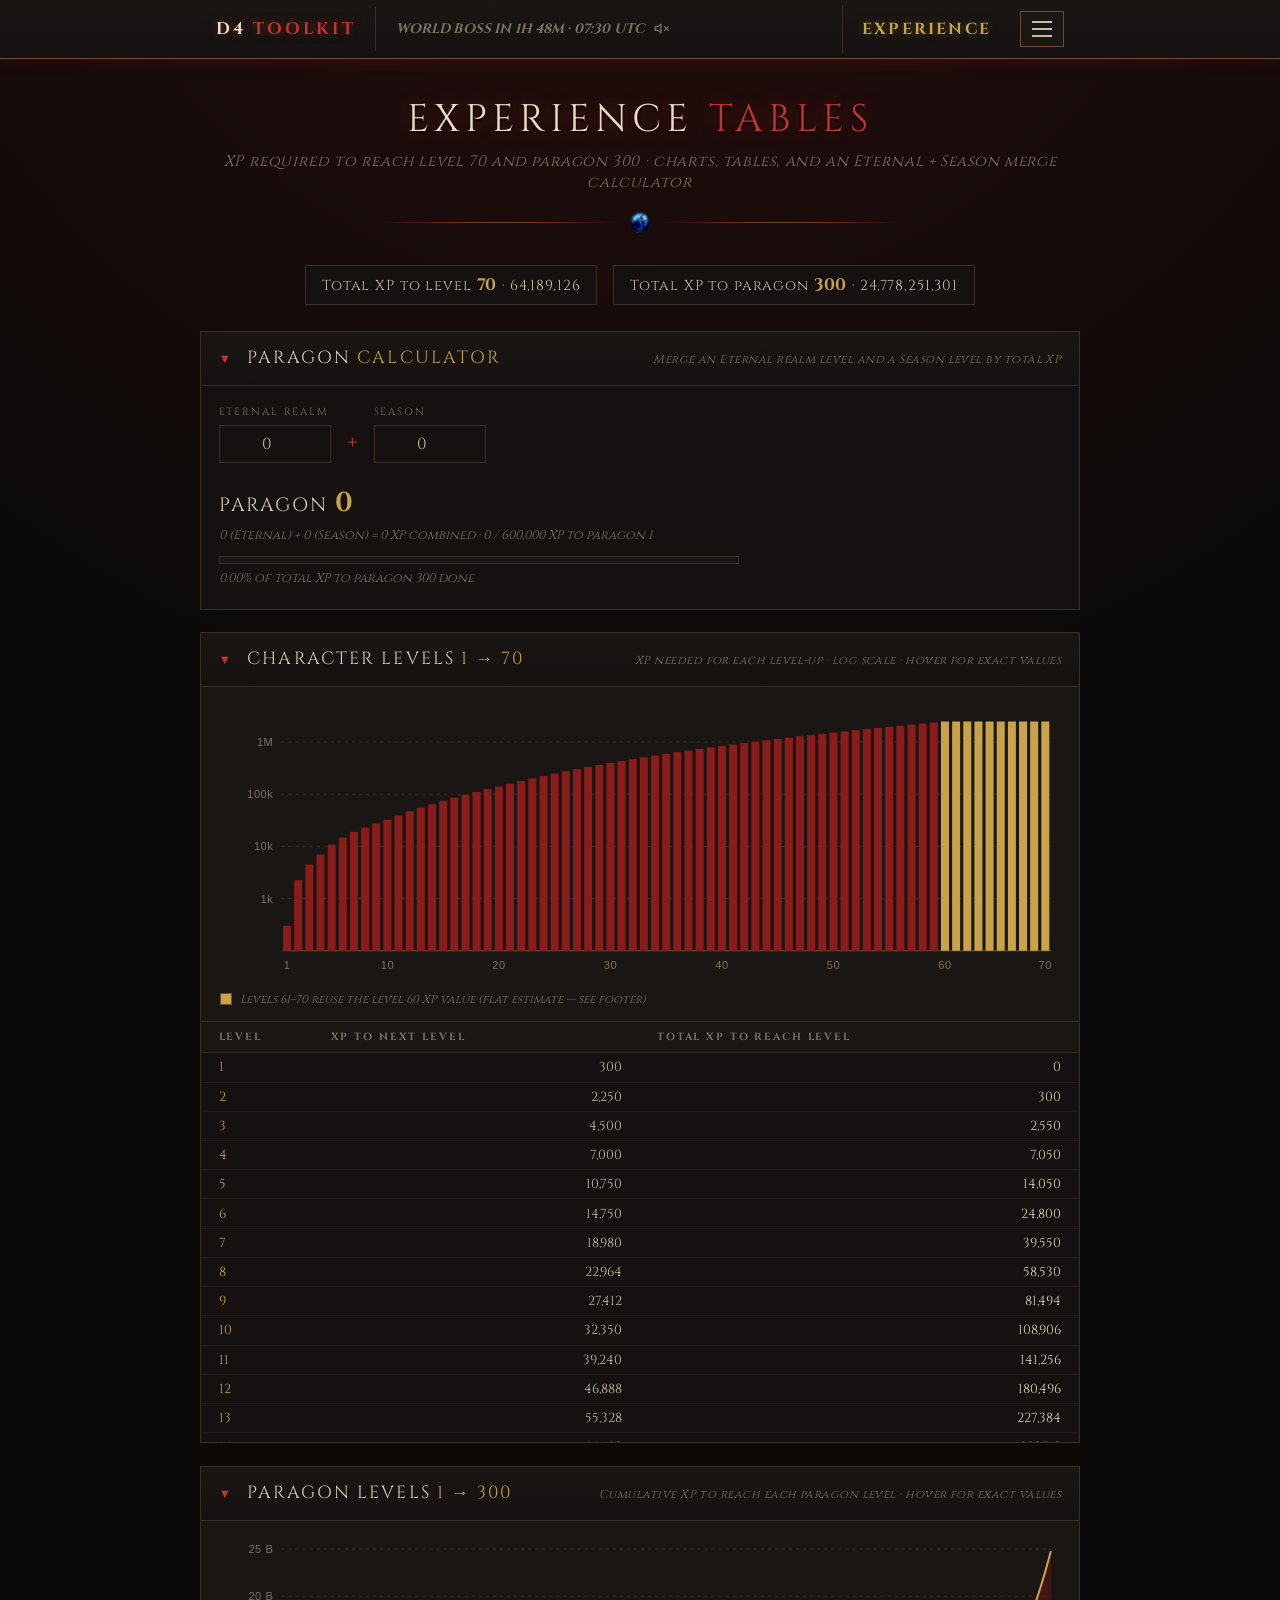
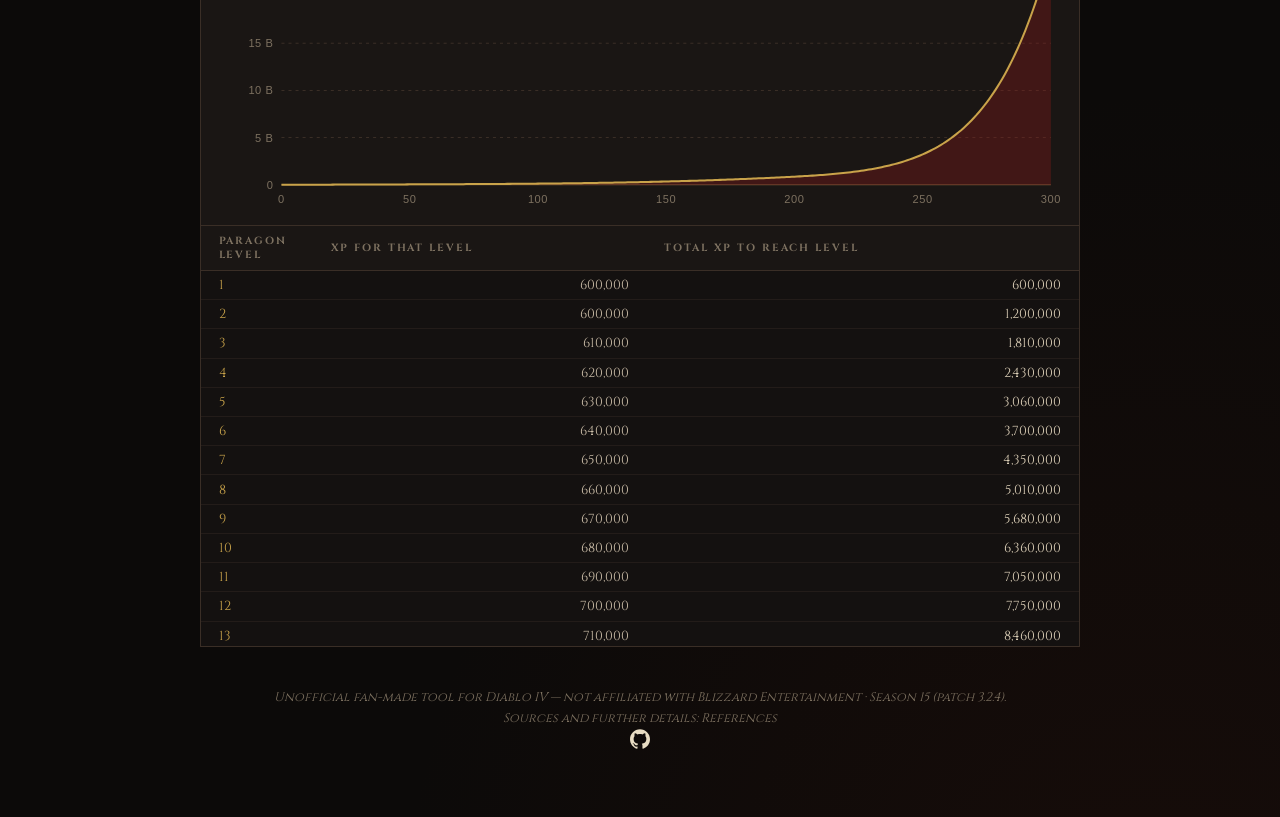
<file: experience.html>
﻿<!DOCTYPE html>
<html lang="en">
<head>
<meta charset="UTF-8">
<meta name="viewport" content="width=device-width, initial-scale=1.0">
<link rel="icon" type="image/svg+xml" href="img/favicon.svg">
<link rel="preconnect" href="https://fonts.googleapis.com">
<link rel="preconnect" href="https://fonts.gstatic.com" crossorigin>
<link rel="stylesheet" href="https://fonts.googleapis.com/css2?family=Cinzel:wght@400..900&display=swap">
<title>D4TK - Experience</title>
<link rel="stylesheet" href="css/theme.css">
<link rel="stylesheet" href="css/experience.css">
</head>
<body>
<nav class="topnav">
  <div class="inner">
    <a class="brand" href="index.html">D4 <span class="bl">Toolkit</span></a>
    <span class="tool wb-timer" id="wb-timer" title="Next world boss spawn (local time)">World boss …</span>
    <span class="spacer"></span>
    <span class="nav-active-label">Experience</span>
    <div class="burger" id="burger">
      <button class="burger-btn" id="burger-btn" aria-label="Open menu" aria-expanded="false"><span></span><span></span><span></span></button>
      <div class="burger-menu" id="burger-menu">
        <a class="tool" href="achievements.html">Achievements</a>
        <a class="tool" href="cosmetics.html">Cosmetics</a>
        <a class="tool" href="cow.html">Cows</a>
        <a class="tool" href="cube.html">Cube</a>
        <a class="tool active" href="experience.html">Experience</a>
        <a class="tool" href="fishing.html">Fishing</a>
        <a class="tool" href="references.html">References</a>
        <a class="tool" href="runes.html">Runes</a>
        <a class="tool" href="titles.html">Titles</a>
      </div>
    </div>
  </div>
</nav>
<div class="wrap">
  <header>
    <h1>Experience <span class="bl">Tables</span></h1>
    <p class="subtitle">XP required to reach level 70 and paragon 300 · charts, tables, and an Eternal + Season merge calculator</p>
    <div class="divider">⚜</div>
  </header>

  <div class="summary">
    <div class="stat">Total XP to level <b>70</b> · <span id="stat-char-total">…</span></div>
    <div class="stat">Total XP to paragon <b>300</b> · <span id="stat-para-total">…</span></div>
  </div>

  <section data-section="calculator">
    <div class="exp-head">
      <span class="chevron">▼</span>
      <span class="exp-title">Paragon <span class="exp-range">Calculator</span></span>
      <span class="exp-note">Merge an Eternal realm level and a Season level by total XP</span>
    </div>
    <div class="exp-body">
      <div class="calc">
        <label class="calc-field">
          <span>Eternal realm</span>
          <input type="number" id="calc-eternal" min="0" max="300" step="1" value="0" aria-label="Eternal realm paragon level">
        </label>
        <span class="calc-plus">+</span>
        <label class="calc-field">
          <span>Season</span>
          <input type="number" id="calc-season" min="0" max="300" step="1" value="0" aria-label="Season paragon level">
        </label>
        <div class="calc-result">
          <div class="calc-final">Paragon <b id="calc-level">0</b><span class="calc-max" id="calc-max"></span></div>
          <div class="calc-detail" id="calc-detail">0 + 0 XP — enter your two paragon levels above</div>
          <div class="calc-bar"><div id="calc-fill"></div></div>
          <div class="calc-detail" id="calc-total"></div>
        </div>
      </div>
    </div>
  </section>

  <section data-section="character">
    <div class="exp-head">
      <span class="chevron">▼</span>
      <span class="exp-title">Character levels <span class="exp-range">1 → 70</span></span>
      <span class="exp-note">XP needed for each level-up · log scale · hover for exact values</span>
    </div>
    <div class="exp-body">
      <div class="chart-wrap">
        <svg id="chart-character" class="chart" viewBox="0 0 840 280" role="img" aria-label="XP required per character level, logarithmic scale"></svg>
        <div class="chart-tip" id="tip-character"></div>
        <div class="chart-legend"><span class="swatch"></span>Levels 61–70 reuse the level 60 XP value (flat estimate — see footer)</div>
      </div>
      <div class="table-scroll">
        <table class="xp-table" id="table-character">
          <thead><tr><th>Level</th><th>XP to next level</th><th>Total XP to reach level</th></tr></thead>
          <tbody></tbody>
        </table>
      </div>
    </div>
  </section>

  <section data-section="paragon">
    <div class="exp-head">
      <span class="chevron">▼</span>
      <span class="exp-title">Paragon levels <span class="exp-range">1 → 300</span></span>
      <span class="exp-note">Cumulative XP to reach each paragon level · hover for exact values</span>
    </div>
    <div class="exp-body">
      <div class="chart-wrap">
        <svg id="chart-paragon" class="chart" viewBox="0 0 840 280" role="img" aria-label="Cumulative XP to reach each paragon level"></svg>
        <div class="chart-tip" id="tip-paragon"></div>
      </div>
      <div class="table-scroll">
        <table class="xp-table" id="table-paragon">
          <thead><tr><th>Paragon level</th><th>XP for that level</th><th>Total XP to reach level</th></tr></thead>
          <tbody></tbody>
        </table>
      </div>
    </div>
  </section>

  <footer>
    Unofficial fan-made tool for Diablo IV — not affiliated with Blizzard Entertainment · Season 15 (patch 3.2.4).<br>
    Sources and further details: <a class="ref" href="references.html">References</a><br>
    <a class="gh" href="https://github.com/Akaizoku/d4tk" target="_blank" rel="noopener" aria-label="D4TK on GitHub" title="D4TK on GitHub"><svg viewBox="0 0 24 24" width="13" height="13" fill="currentColor" aria-hidden="true"><path d="M12 .297c-6.63 0-12 5.373-12 12 0 5.303 3.438 9.8 8.205 11.385.6.113.82-.258.82-.577 0-.285-.01-1.04-.015-2.04-3.338.724-4.042-1.61-4.042-1.61C4.422 18.07 3.633 17.7 3.633 17.7c-1.087-.744.084-.729.084-.729 1.205.084 1.838 1.236 1.838 1.236 1.07 1.835 2.809 1.305 3.495.998.108-.776.417-1.305.76-1.605-2.665-.3-5.466-1.332-5.466-5.93 0-1.31.465-2.38 1.235-3.22-.135-.303-.54-1.523.105-3.176 0 0 1.005-.322 3.3 1.23.96-.267 1.98-.399 3-.405 1.02.006 2.04.138 3 .405 2.28-1.552 3.285-1.23 3.285-1.23.645 1.653.24 2.873.12 3.176.765.84 1.23 1.91 1.23 3.22 0 4.61-2.805 5.625-5.475 5.92.42.36.81 1.096.81 2.22 0 1.606-.015 2.896-.015 3.286 0 .315.21.69.825.57C20.565 22.092 24 17.592 24 12.297c0-6.627-5.373-12-12-12"/></svg></a>
  </footer>
</div>

<script src="js/data/experience-data.js"></script>
<script src="js/nav.js"></script>
<script src="js/worldboss.js"></script>
<script src="js/experience.js"></script>
</body>
</html>
</file>
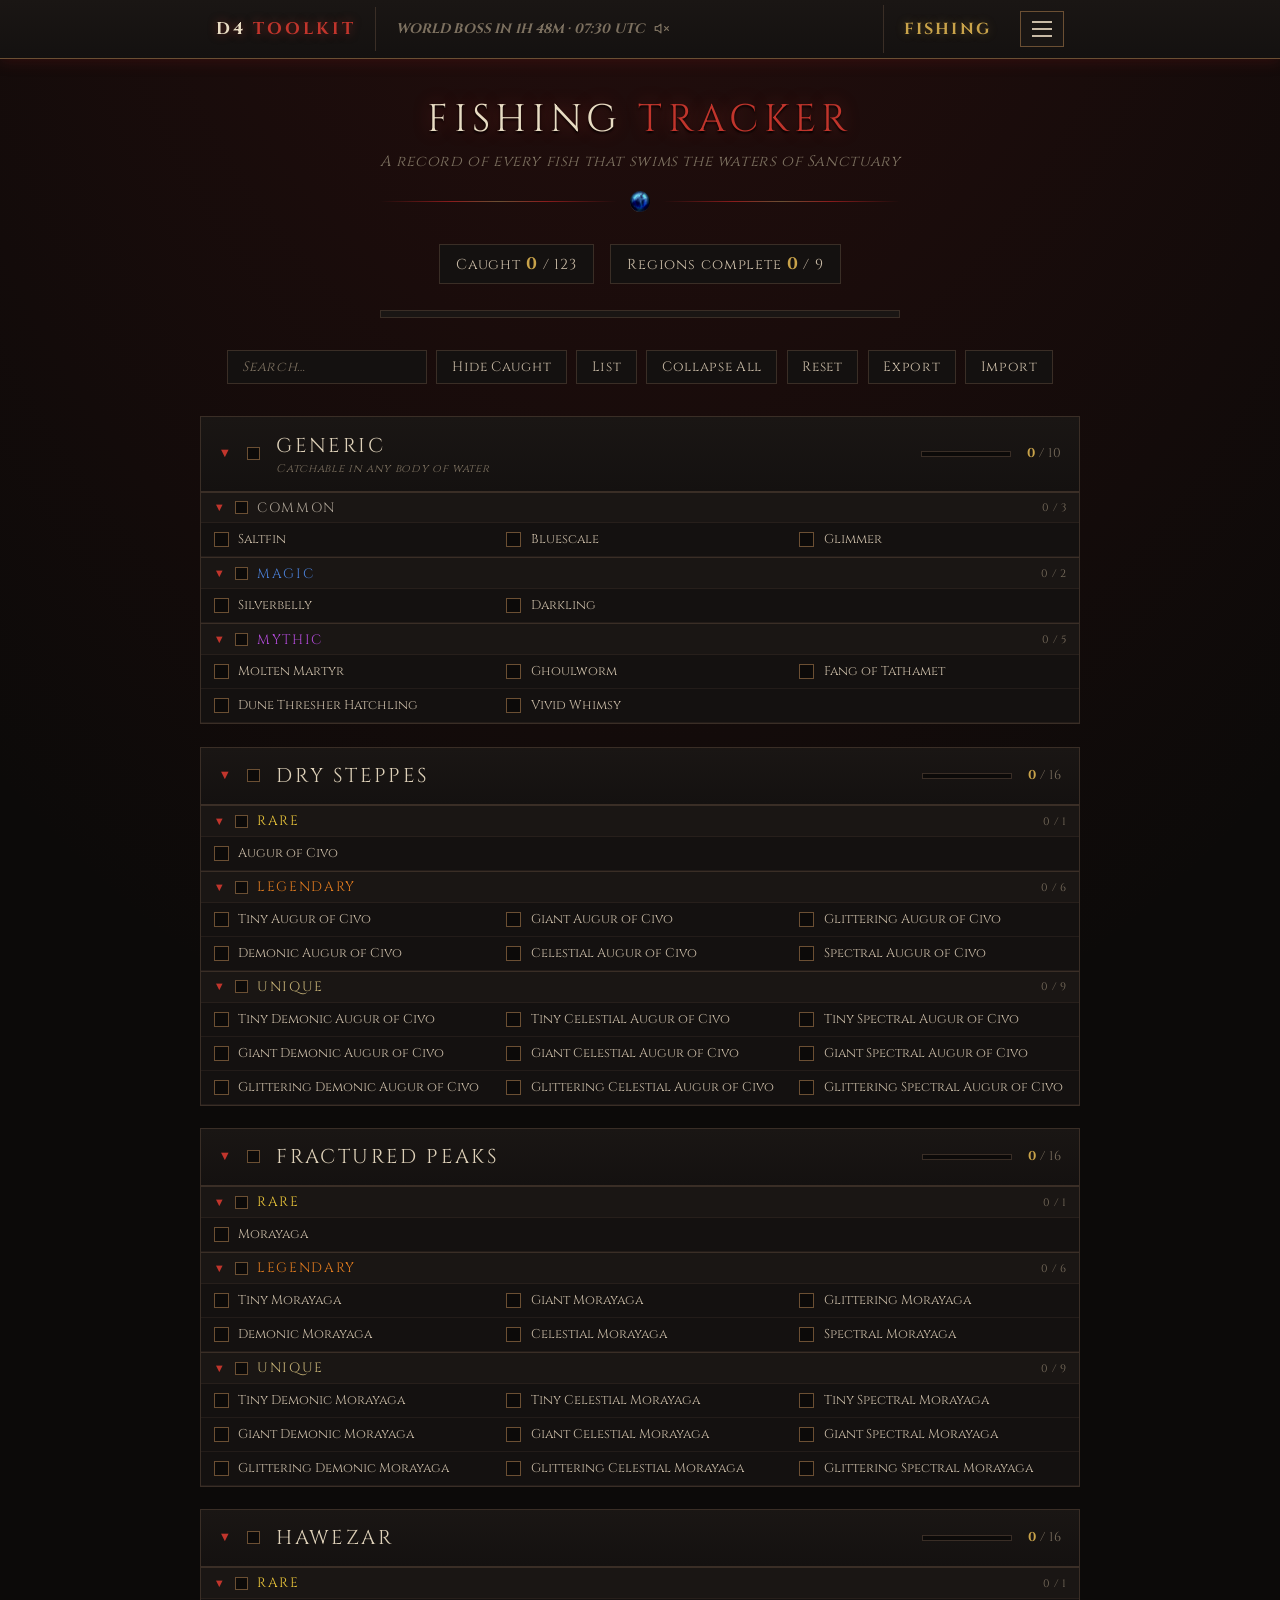
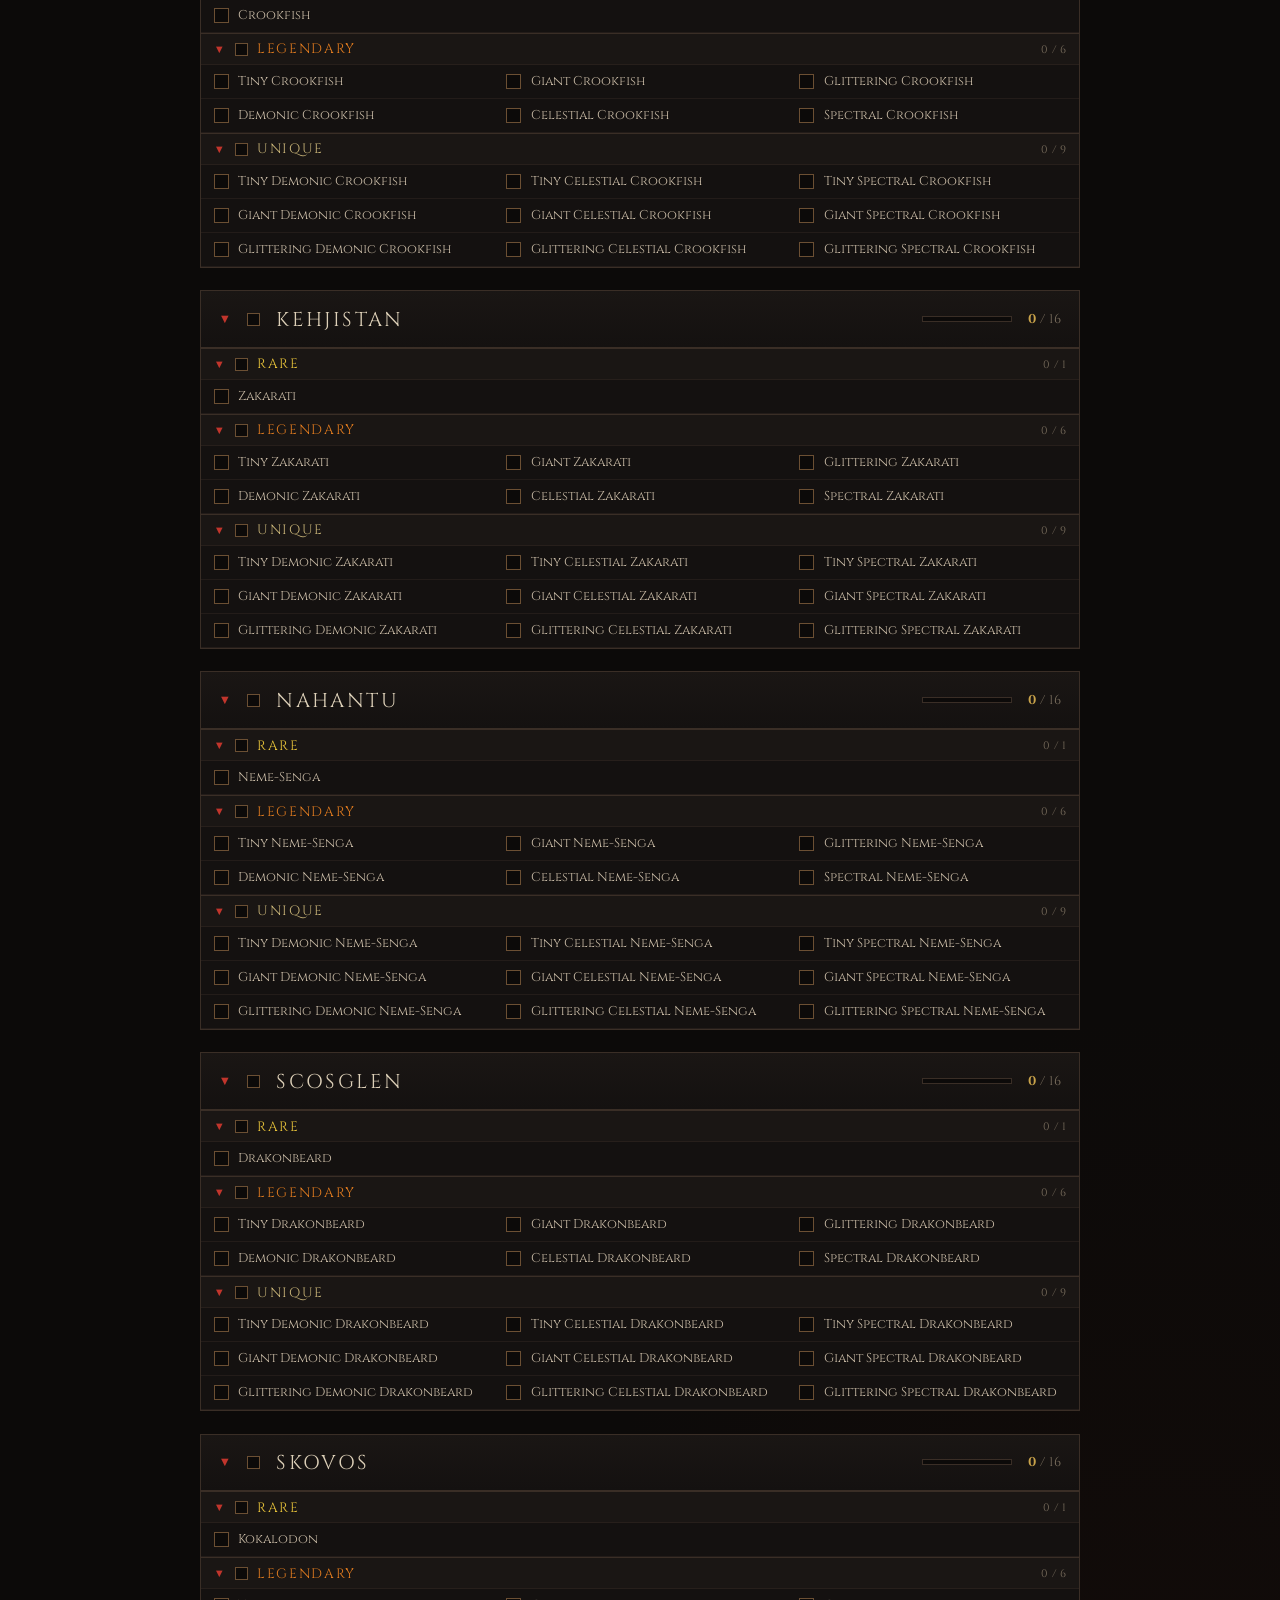
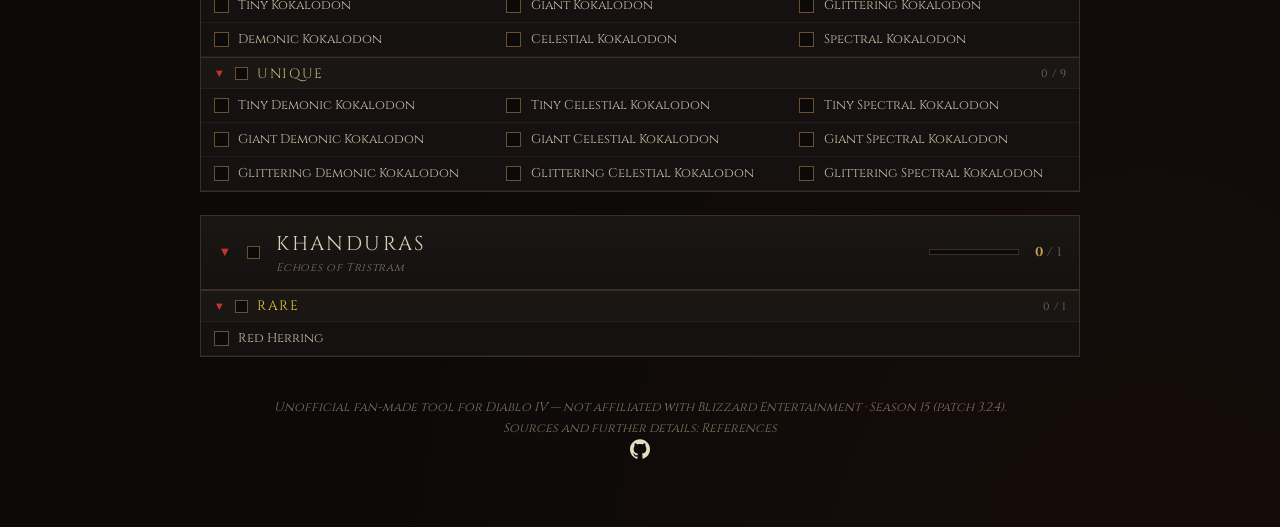
<file: fishing.html>
﻿<!DOCTYPE html>
<html lang="en">
<head>
<meta charset="UTF-8">
<meta name="viewport" content="width=device-width, initial-scale=1.0">
<link rel="icon" type="image/svg+xml" href="img/favicon.svg">
<link rel="preconnect" href="https://fonts.googleapis.com">
<link rel="preconnect" href="https://fonts.gstatic.com" crossorigin>
<link rel="stylesheet" href="https://fonts.googleapis.com/css2?family=Cinzel:wght@400..900&display=swap">
<title>D4TK - Fishing Tracker</title>
<link rel="stylesheet" href="css/theme.css">
<link rel="stylesheet" href="css/fishing.css">
</head>
<body>
<nav class="topnav">
  <div class="inner">
    <a class="brand" href="index.html">D4 <span class="bl">Toolkit</span></a>
    <span class="tool wb-timer" id="wb-timer" title="Next world boss spawn (local time)">World boss …</span>
    <span class="spacer"></span>
    <span class="nav-active-label">Fishing</span>
    <div class="burger" id="burger">
      <button class="burger-btn" id="burger-btn" aria-label="Open menu" aria-expanded="false"><span></span><span></span><span></span></button>
      <div class="burger-menu" id="burger-menu">
        <a class="tool" href="achievements.html">Achievements</a>
        <a class="tool" href="cosmetics.html">Cosmetics</a>
        <a class="tool" href="cow.html">Cows</a>
        <a class="tool" href="cube.html">Cube</a>
        <a class="tool" href="experience.html">Experience</a>
        <a class="tool active" href="fishing.html">Fishing</a>
        <a class="tool" href="references.html">References</a>
        <a class="tool" href="runes.html">Runes</a>
        <a class="tool" href="titles.html">Titles</a>
      </div>
    </div>
  </div>
</nav>
<div class="wrap">
  <header>
    <h1>Fishing <span class="bl">Tracker</span></h1>
    <p class="subtitle">A record of every fish that swims the waters of Sanctuary</p>
    <div class="divider">⚜</div>
  </header>

  <div class="summary">
    <div class="stat">Caught <b id="stat-primary">0</b> / <span id="stat-total">0</span></div>
    <div class="stat">Regions complete <b id="stat-secondary">0</b> / <span id="stat-secondary-total">0</span></div>
  </div>
  <div class="global-bar"><div id="global-fill"></div></div>

  <div class="controls">
    <input type="search" id="search" aria-label="Search fish">
    <button id="btn-hide-caught">Hide Caught</button>
    <button id="btn-list">List</button>
    <button id="btn-expand">Collapse All</button>
    <button id="btn-reset">Reset</button>
    <button id="btn-export">Export</button>
    <button id="btn-import">Import</button>
    <input type="file" id="import-file" accept="application/json,.json" style="display:none">
  </div>

  <main id="regions"></main>
  <main id="list"></main>

  <footer>
    Unofficial fan-made tool for Diablo IV — not affiliated with Blizzard Entertainment · Season 15 (patch 3.2.4).<br>
    Sources and further details: <a class="ref" href="references.html">References</a><br>
    <a class="gh" href="https://github.com/Akaizoku/d4tk" target="_blank" rel="noopener" aria-label="D4TK on GitHub" title="D4TK on GitHub"><svg viewBox="0 0 24 24" width="13" height="13" fill="currentColor" aria-hidden="true"><path d="M12 .297c-6.63 0-12 5.373-12 12 0 5.303 3.438 9.8 8.205 11.385.6.113.82-.258.82-.577 0-.285-.01-1.04-.015-2.04-3.338.724-4.042-1.61-4.042-1.61C4.422 18.07 3.633 17.7 3.633 17.7c-1.087-.744.084-.729.084-.729 1.205.084 1.838 1.236 1.838 1.236 1.07 1.835 2.809 1.305 3.495.998.108-.776.417-1.305.76-1.605-2.665-.3-5.466-1.332-5.466-5.93 0-1.31.465-2.38 1.235-3.22-.135-.303-.54-1.523.105-3.176 0 0 1.005-.322 3.3 1.23.96-.267 1.98-.399 3-.405 1.02.006 2.04.138 3 .405 2.28-1.552 3.285-1.23 3.285-1.23.645 1.653.24 2.873.12 3.176.765.84 1.23 1.91 1.23 3.22 0 4.61-2.805 5.625-5.475 5.92.42.36.81 1.096.81 2.22 0 1.606-.015 2.896-.015 3.286 0 .315.21.69.825.57C20.565 22.092 24 17.592 24 12.297c0-6.627-5.373-12-12-12"/></svg></a>
  </footer>
</div>

<script src="js/tracker.js"></script>
<script src="js/data/fishing-data.js"></script>
<script src="js/data/achievements-data.js"></script>
<script src="js/fishing.js"></script>
<script src="js/nav.js"></script>
<script src="js/worldboss.js"></script>
</body>
</html>
</file>
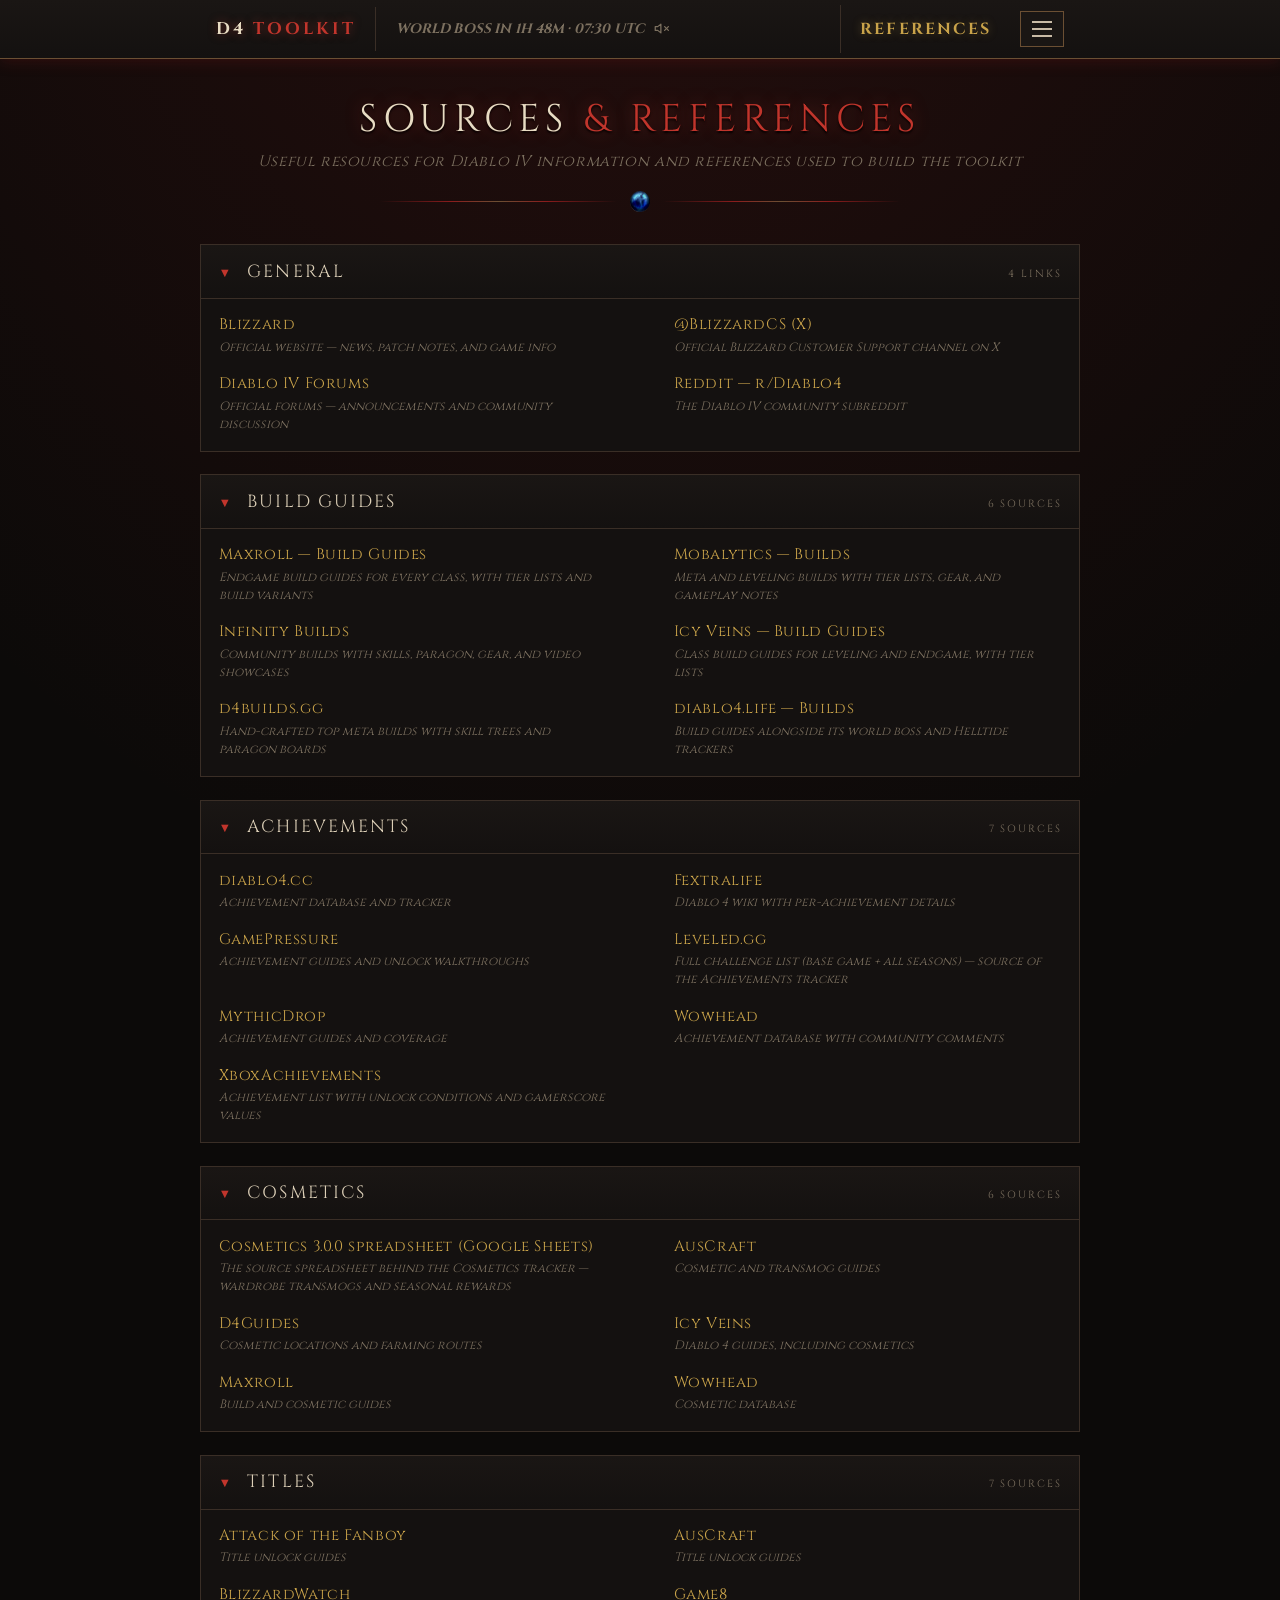
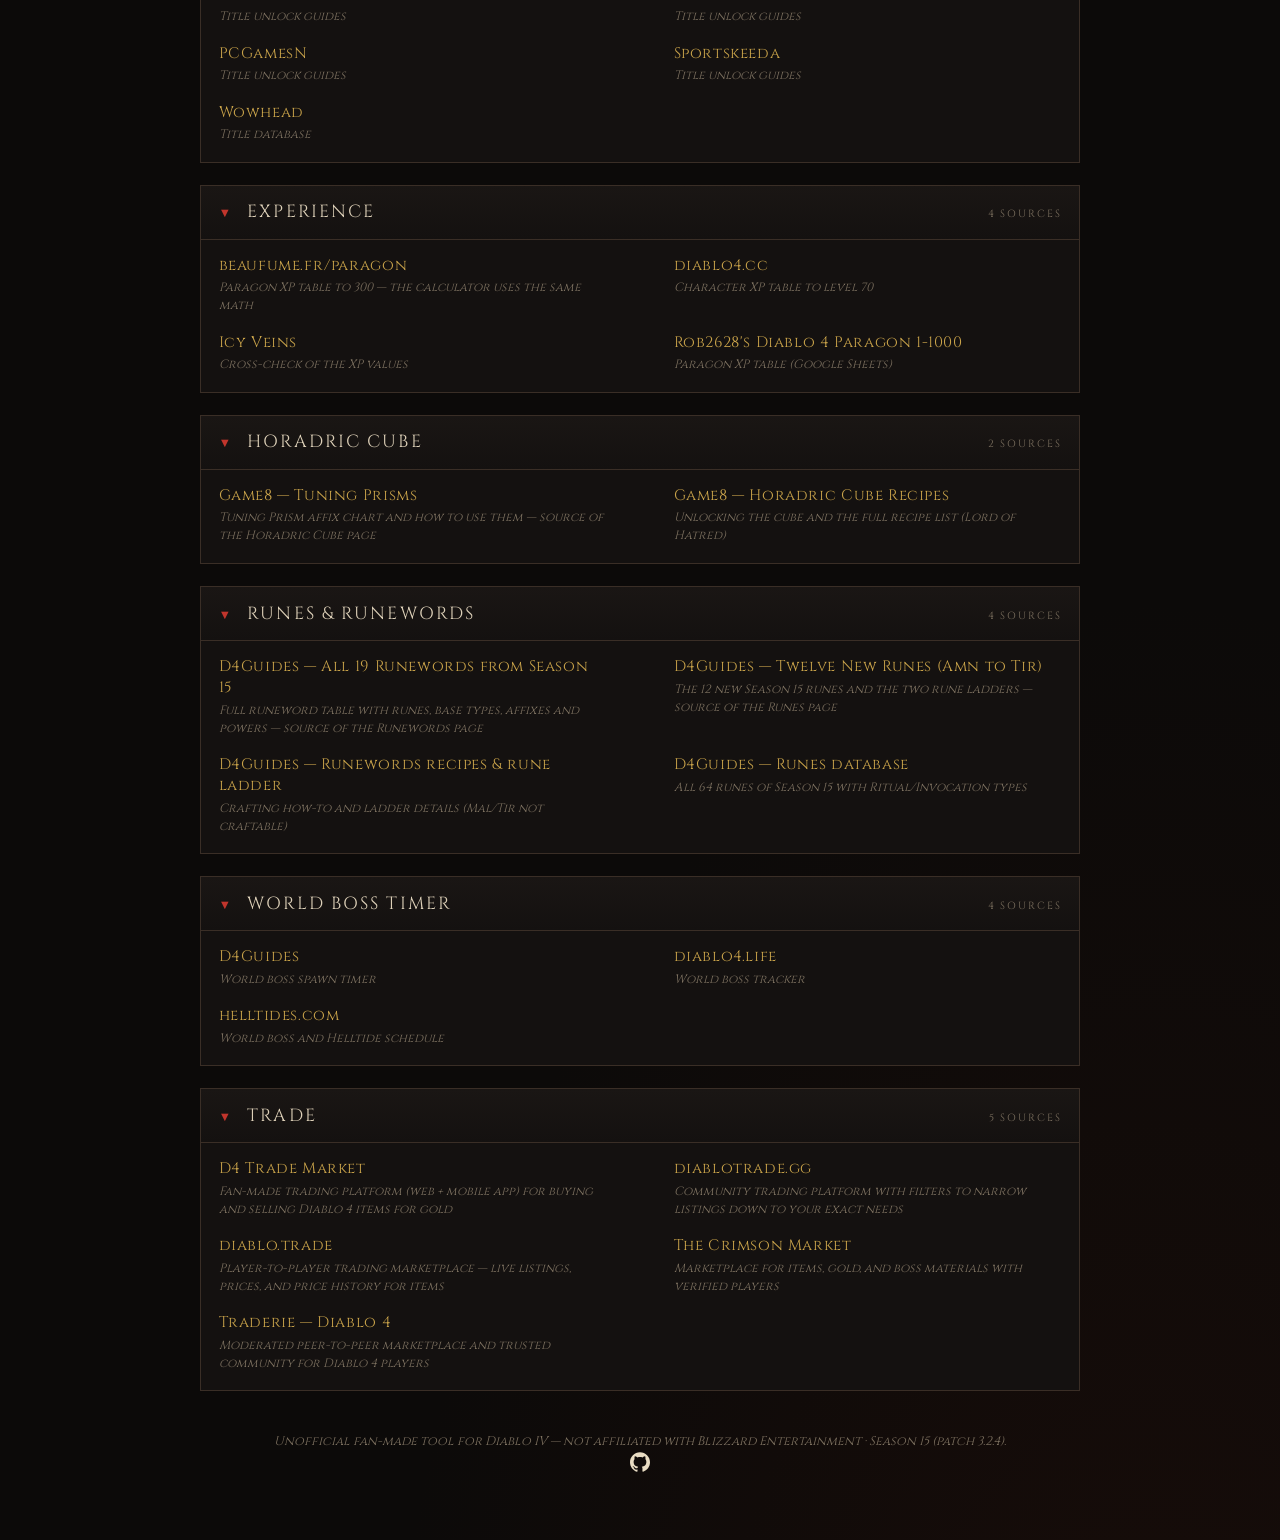
<file: references.html>
﻿<!DOCTYPE html>
<html lang="en">
<head>
<meta charset="UTF-8">
<meta name="viewport" content="width=device-width, initial-scale=1.0">
<link rel="icon" type="image/svg+xml" href="img/favicon.svg">
<link rel="preconnect" href="https://fonts.googleapis.com">
<link rel="preconnect" href="https://fonts.gstatic.com" crossorigin>
<link rel="stylesheet" href="https://fonts.googleapis.com/css2?family=Cinzel:wght@400..900&display=swap">
<title>D4TK - References</title>
<link rel="stylesheet" href="css/theme.css">
<link rel="stylesheet" href="css/references.css">
</head>
<body>
<nav class="topnav">
  <div class="inner">
    <a class="brand" href="index.html">D4 <span class="bl">Toolkit</span></a>
    <span class="tool wb-timer" id="wb-timer" title="Next world boss spawn (local time)">World boss …</span>
    <span class="spacer"></span>
    <span class="nav-active-label">References</span>
    <div class="burger" id="burger">
      <button class="burger-btn" id="burger-btn" aria-label="Open menu" aria-expanded="false"><span></span><span></span><span></span></button>
      <div class="burger-menu" id="burger-menu">
        <a class="tool" href="achievements.html">Achievements</a>
        <a class="tool" href="cosmetics.html">Cosmetics</a>
        <a class="tool" href="cow.html">Cows</a>
        <a class="tool" href="cube.html">Cube</a>
        <a class="tool" href="experience.html">Experience</a>
        <a class="tool" href="fishing.html">Fishing</a>
        <a class="tool active" href="references.html">References</a>
        <a class="tool" href="runes.html">Runes</a>
        <a class="tool" href="titles.html">Titles</a>
      </div>
    </div>
  </div>
</nav>
<div class="wrap">
  <header>
    <h1>Sources <span class="bl">&amp; References</span></h1>
    <p class="subtitle">Useful resources for Diablo IV information and references used to build the toolkit</p>
    <div class="divider">⚜</div>
  </header>

  <section class="ref-group">
    <div class="ref-head"><span class="chevron">▼</span><span class="ref-name">General</span><span class="ref-count">4 links</span></div>
    <ul class="ref-list">
      <li><a href="https://www.blizzard.com" target="_blank" rel="noopener">Blizzard</a><span class="ref-desc">Official website — news, patch notes, and game info</span></li>
      <li><a href="https://x.com/BlizzardCS" target="_blank" rel="noopener">@BlizzardCS (X)</a><span class="ref-desc">Official Blizzard Customer Support channel on X</span></li>
      <li><a href="https://us.forums.blizzard.com/en/d4/" target="_blank" rel="noopener">Diablo IV Forums</a><span class="ref-desc">Official forums — announcements and community discussion</span></li>
      <li><a href="https://www.reddit.com/r/diablo4/" target="_blank" rel="noopener">Reddit — r/Diablo4</a><span class="ref-desc">The Diablo IV community subreddit</span></li>
    </ul>
  </section>

  <section class="ref-group">
    <div class="ref-head"><span class="chevron">▼</span><span class="ref-name">Build guides</span><span class="ref-count">6 sources</span></div>
    <ul class="ref-list">
      <li><a href="https://maxroll.gg/d4/build-guides" target="_blank" rel="noopener">Maxroll — Build Guides</a><span class="ref-desc">Endgame build guides for every class, with tier lists and build variants</span></li>
      <li><a href="https://mobalytics.gg/diablo-4/builds" target="_blank" rel="noopener">Mobalytics — Builds</a><span class="ref-desc">Meta and leveling builds with tier lists, gear, and gameplay notes</span></li>
      <li><a href="https://infinitybuilds.gg/en/builds" target="_blank" rel="noopener">Infinity Builds</a><span class="ref-desc">Community builds with skills, paragon, gear, and video showcases</span></li>
      <li><a href="https://www.icy-veins.com/d4/guides/" target="_blank" rel="noopener">Icy Veins — Build Guides</a><span class="ref-desc">Class build guides for leveling and endgame, with tier lists</span></li>
      <li><a href="https://d4builds.gg/" target="_blank" rel="noopener">d4builds.gg</a><span class="ref-desc">Hand-crafted top meta builds with skill trees and paragon boards</span></li>
      <li><a href="https://diablo4.life/builds" target="_blank" rel="noopener">diablo4.life — Builds</a><span class="ref-desc">Build guides alongside its world boss and Helltide trackers</span></li>
    </ul>
  </section>

  <section class="ref-group">
    <div class="ref-head"><span class="chevron">▼</span><span class="ref-name">Achievements</span><span class="ref-count">7 sources</span></div>
    <ul class="ref-list">
      <li><a href="https://diablo4.cc" target="_blank" rel="noopener">diablo4.cc</a><span class="ref-desc">Achievement database and tracker</span></li>
      <li><a href="https://diablo4.wiki.fextralife.com/" target="_blank" rel="noopener">Fextralife</a><span class="ref-desc">Diablo 4 wiki with per-achievement details</span></li>
      <li><a href="https://www.gamepressure.com/diablo-4/" target="_blank" rel="noopener">GamePressure</a><span class="ref-desc">Achievement guides and unlock walkthroughs</span></li>
      <li><a href="https://www.leveled.gg/diablo4/challenges" target="_blank" rel="noopener">Leveled.gg</a><span class="ref-desc">Full challenge list (base game + all seasons) — source of the Achievements tracker</span></li>
      <li><a href="https://mythicdrop.com" target="_blank" rel="noopener">MythicDrop</a><span class="ref-desc">Achievement guides and coverage</span></li>
      <li><a href="https://www.wowhead.com/diablo-4" target="_blank" rel="noopener">Wowhead</a><span class="ref-desc">Achievement database with community comments</span></li>
      <li><a href="https://www.xboxachievements.com/game/diablo-iv/achievements" target="_blank" rel="noopener">XboxAchievements</a><span class="ref-desc">Achievement list with unlock conditions and gamerscore values</span></li>
    </ul>
  </section>

  <section class="ref-group">
    <div class="ref-head"><span class="chevron">▼</span><span class="ref-name">Cosmetics</span><span class="ref-count">6 sources</span></div>
    <ul class="ref-list">
      <li><a href="https://docs.google.com/spreadsheets/d/1IC6VCLGzocHjHTGQHj3yPSY0KOVBY97jFOFQWvMSARs/edit?gid=766542103#gid=766542103" target="_blank" rel="noopener">Cosmetics 3.0.0 spreadsheet (Google Sheets)</a><span class="ref-desc">The source spreadsheet behind the Cosmetics tracker — wardrobe transmogs and seasonal rewards</span></li>
      <li><a href="https://www.auscraft.com" target="_blank" rel="noopener">AusCraft</a><span class="ref-desc">Cosmetic and transmog guides</span></li>
      <li><a href="https://d4guides.gg" target="_blank" rel="noopener">D4Guides</a><span class="ref-desc">Cosmetic locations and farming routes</span></li>
      <li><a href="https://www.icy-veins.com/d4/" target="_blank" rel="noopener">Icy Veins</a><span class="ref-desc">Diablo 4 guides, including cosmetics</span></li>
      <li><a href="https://maxroll.gg/d4/" target="_blank" rel="noopener">Maxroll</a><span class="ref-desc">Build and cosmetic guides</span></li>
      <li><a href="https://www.wowhead.com/diablo-4" target="_blank" rel="noopener">Wowhead</a><span class="ref-desc">Cosmetic database</span></li>
    </ul>
  </section>

  <section class="ref-group">
    <div class="ref-head"><span class="chevron">▼</span><span class="ref-name">Titles</span><span class="ref-count">7 sources</span></div>
    <ul class="ref-list">
      <li><a href="https://attackofthefanboy.com/diablo-4/" target="_blank" rel="noopener">Attack of the Fanboy</a><span class="ref-desc">Title unlock guides</span></li>
      <li><a href="https://www.auscraft.com" target="_blank" rel="noopener">AusCraft</a><span class="ref-desc">Title unlock guides</span></li>
      <li><a href="https://www.blizzardwatch.com/diablo-4/" target="_blank" rel="noopener">BlizzardWatch</a><span class="ref-desc">Title unlock guides</span></li>
      <li><a href="https://game8.co/games/Diablo-IV" target="_blank" rel="noopener">Game8</a><span class="ref-desc">Title unlock guides</span></li>
      <li><a href="https://www.pcgamesn.com/diablo-4/" target="_blank" rel="noopener">PCGamesN</a><span class="ref-desc">Title unlock guides</span></li>
      <li><a href="https://www.sportskeeda.com/diablo-4" target="_blank" rel="noopener">Sportskeeda</a><span class="ref-desc">Title unlock guides</span></li>
      <li><a href="https://www.wowhead.com/diablo-4" target="_blank" rel="noopener">Wowhead</a><span class="ref-desc">Title database</span></li>
    </ul>
  </section>

  <section class="ref-group">
    <div class="ref-head"><span class="chevron">▼</span><span class="ref-name">Experience</span><span class="ref-count">4 sources</span></div>
    <ul class="ref-list">
      <li><a href="https://beaufume.fr/paragon" target="_blank" rel="noopener">beaufume.fr/paragon</a><span class="ref-desc">Paragon XP table to 300 — the calculator uses the same math</span></li>
      <li><a href="https://diablo4.cc" target="_blank" rel="noopener">diablo4.cc</a><span class="ref-desc">Character XP table to level 70</span></li>
      <li><a href="https://www.icy-veins.com/d4/" target="_blank" rel="noopener">Icy Veins</a><span class="ref-desc">Cross-check of the XP values</span></li>
      <li><a href="https://docs.google.com/spreadsheets/d/1yNVyV50copE_GbTjx_orpzM2qXrwZIHBiWGvnV4Yzyo/view" target="_blank" rel="noopener">Rob2628's Diablo 4 Paragon 1-1000</a><span class="ref-desc">Paragon XP table (Google Sheets)</span></li>
    </ul>
  </section>

  <section class="ref-group">
    <div class="ref-head"><span class="chevron">▼</span><span class="ref-name">Horadric Cube</span><span class="ref-count">2 sources</span></div>
    <ul class="ref-list">
      <li><a href="https://game8.co/games/Diablo-4/archives/599262" target="_blank" rel="noopener">Game8 — Tuning Prisms</a><span class="ref-desc">Tuning Prism affix chart and how to use them — source of the Horadric Cube page</span></li>
      <li><a href="https://game8.co/games/Diablo-4/archives/571320" target="_blank" rel="noopener">Game8 — Horadric Cube Recipes</a><span class="ref-desc">Unlocking the cube and the full recipe list (Lord of Hatred)</span></li>
    </ul>
  </section>

  <section class="ref-group">
    <div class="ref-head"><span class="chevron">▼</span><span class="ref-name">Runes &amp; Runewords</span><span class="ref-count">4 sources</span></div>
    <ul class="ref-list">
      <li><a href="https://d4guides.gg/en/news/diablo-4-runewords-all-19-runewords-from-season-15" target="_blank" rel="noopener">D4Guides — All 19 Runewords from Season 15</a><span class="ref-desc">Full runeword table with runes, base types, affixes and powers — source of the Runewords page</span></li>
      <li><a href="https://d4guides.gg/en/news/diablo-4-season-15-twelve-new-runes-from-amn-to-tir" target="_blank" rel="noopener">D4Guides — Twelve New Runes (Amn to Tir)</a><span class="ref-desc">The 12 new Season 15 runes and the two rune ladders — source of the Runes page</span></li>
      <li><a href="https://d4guides.gg/en/guides/crafting-items/runewords-in-diablo-4-all-recipes-rune-ladder" target="_blank" rel="noopener">D4Guides — Runewords recipes &amp; rune ladder</a><span class="ref-desc">Crafting how-to and ladder details (Mal/Tir not craftable)</span></li>
      <li><a href="https://d4guides.gg/en/database/runes" target="_blank" rel="noopener">D4Guides — Runes database</a><span class="ref-desc">All 64 runes of Season 15 with Ritual/Invocation types</span></li>
    </ul>
  </section>

  <section class="ref-group">
    <div class="ref-head"><span class="chevron">▼</span><span class="ref-name">World boss timer</span><span class="ref-count">4 sources</span></div>
    <ul class="ref-list">
      <li><a href="https://d4guides.gg" target="_blank" rel="noopener">D4Guides</a><span class="ref-desc">World boss spawn timer</span></li>
      <li><a href="https://diablo4.life" target="_blank" rel="noopener">diablo4.life</a><span class="ref-desc">World boss tracker</span></li>
      <li><a href="https://helltides.com" target="_blank" rel="noopener">helltides.com</a><span class="ref-desc">World boss and Helltide schedule</span></li>
    </ul>
  </section>

  <section class="ref-group">
    <div class="ref-head"><span class="chevron">▼</span><span class="ref-name">Trade</span><span class="ref-count">5 sources</span></div>
    <ul class="ref-list">
      <li><a href="https://d4trade.sefir.dev/" target="_blank" rel="noopener">D4 Trade Market</a><span class="ref-desc">Fan-made trading platform (web + mobile app) for buying and selling Diablo 4 items for gold</span></li>
      <li><a href="https://diablotrade.gg/" target="_blank" rel="noopener">diablotrade.gg</a><span class="ref-desc">Community trading platform with filters to narrow listings down to your exact needs</span></li>
      <li><a href="https://diablo.trade/" target="_blank" rel="noopener">diablo.trade</a><span class="ref-desc">Player-to-player trading marketplace — live listings, prices, and price history for items</span></li>
      <li><a href="https://www.thecrimsonmarket.com/listings/diablo4" target="_blank" rel="noopener">The Crimson Market</a><span class="ref-desc">Marketplace for items, gold, and boss materials with verified players</span></li>
      <li><a href="https://traderie.com/diablo4" target="_blank" rel="noopener">Traderie — Diablo 4</a><span class="ref-desc">Moderated peer-to-peer marketplace and trusted community for Diablo 4 players</span></li>
    </ul>
  </section>

  <footer>
    Unofficial fan-made tool for Diablo IV — not affiliated with Blizzard Entertainment · Season 15 (patch 3.2.4).<br>
    <a class="gh" href="https://github.com/Akaizoku/d4tk" target="_blank" rel="noopener" aria-label="D4TK on GitHub" title="D4TK on GitHub"><svg viewBox="0 0 24 24" width="13" height="13" fill="currentColor" aria-hidden="true"><path d="M12 .297c-6.63 0-12 5.373-12 12 0 5.303 3.438 9.8 8.205 11.385.6.113.82-.258.82-.577 0-.285-.01-1.04-.015-2.04-3.338.724-4.042-1.61-4.042-1.61C4.422 18.07 3.633 17.7 3.633 17.7c-1.087-.744.084-.729.084-.729 1.205.084 1.838 1.236 1.838 1.236 1.07 1.835 2.809 1.305 3.495.998.108-.776.417-1.305.76-1.605-2.665-.3-5.466-1.332-5.466-5.93 0-1.31.465-2.38 1.235-3.22-.135-.303-.54-1.523.105-3.176 0 0 1.005-.322 3.3 1.23.96-.267 1.98-.399 3-.405 1.02.006 2.04.138 3 .405 2.28-1.552 3.285-1.23 3.285-1.23.645 1.653.24 2.873.12 3.176.765.84 1.23 1.91 1.23 3.22 0 4.61-2.805 5.625-5.475 5.92.42.36.81 1.096.81 2.22 0 1.606-.015 2.896-.015 3.286 0 .315.21.69.825.57C20.565 22.092 24 17.592 24 12.297c0-6.627-5.373-12-12-12"/></svg></a>
  </footer>
</div>

<script src="js/nav.js"></script>
<script src="js/worldboss.js"></script>
<script src="js/references.js"></script>
</body>
</html>
</file>
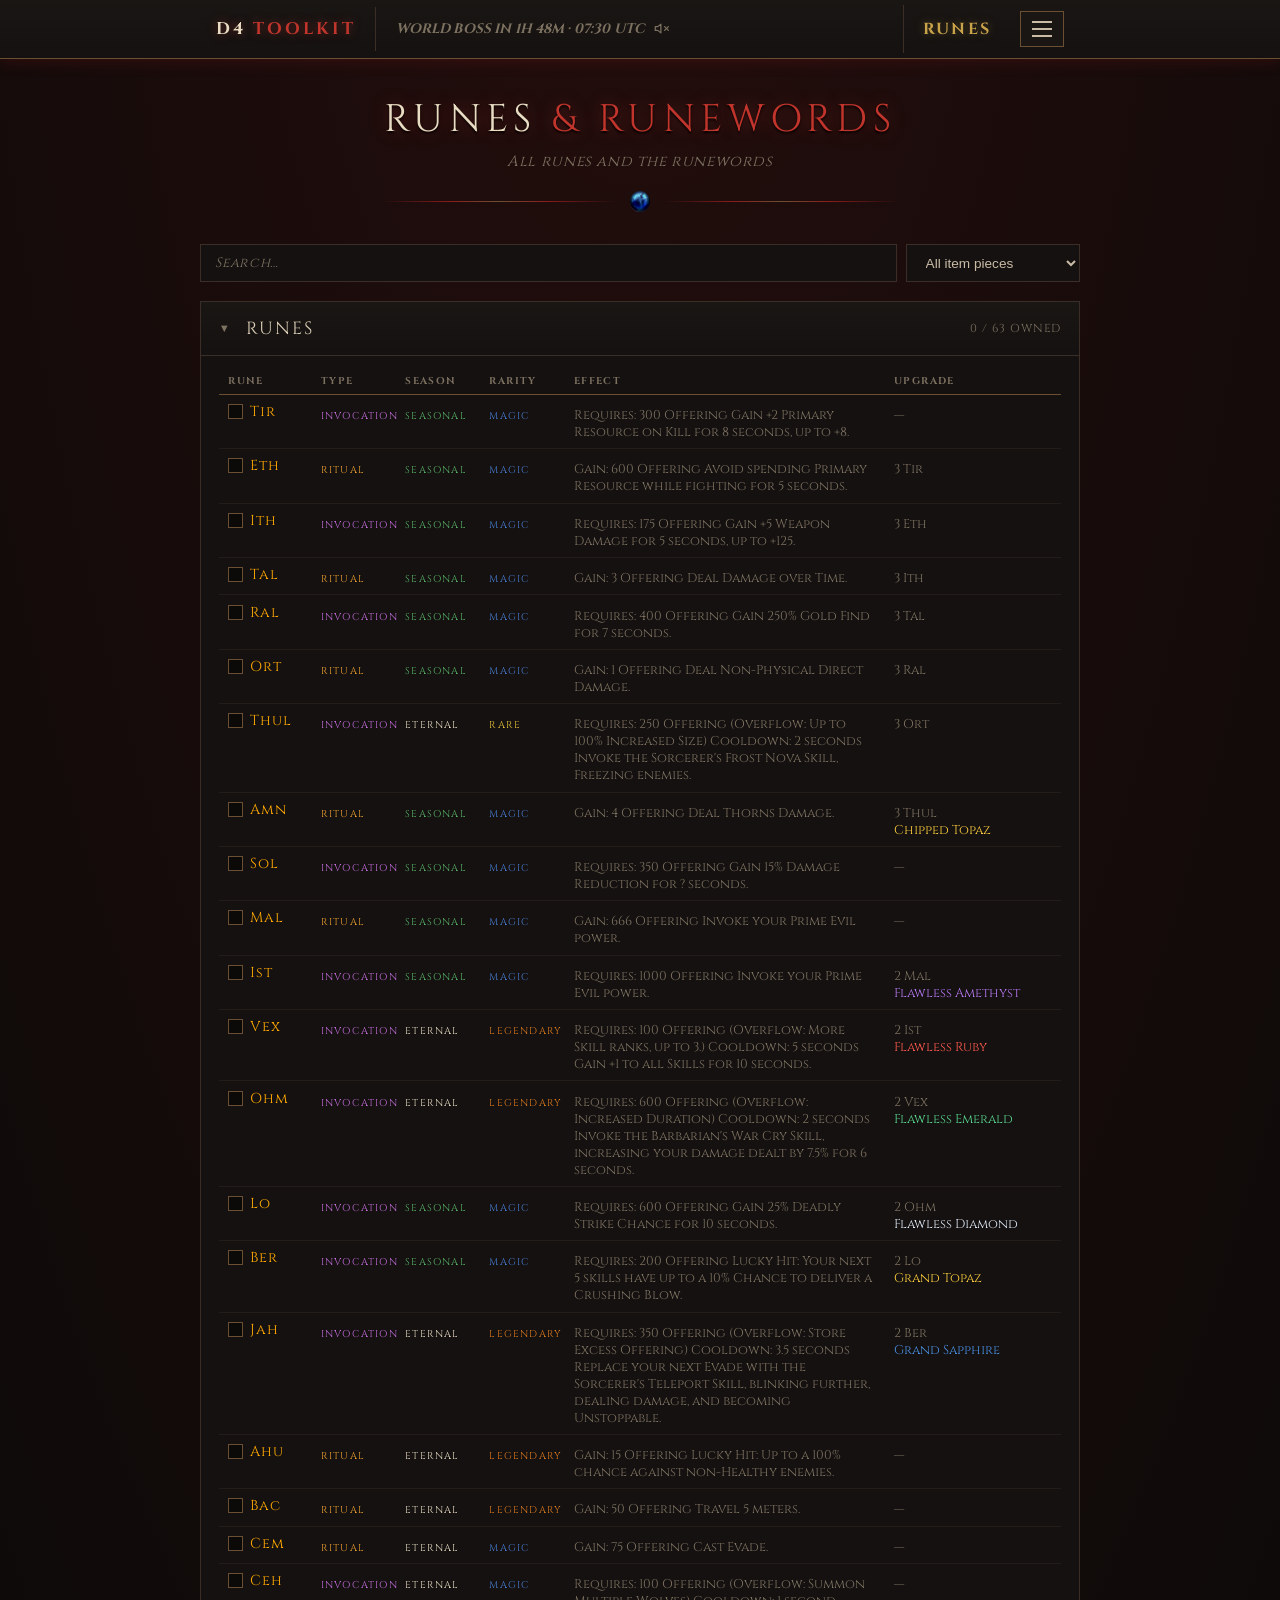
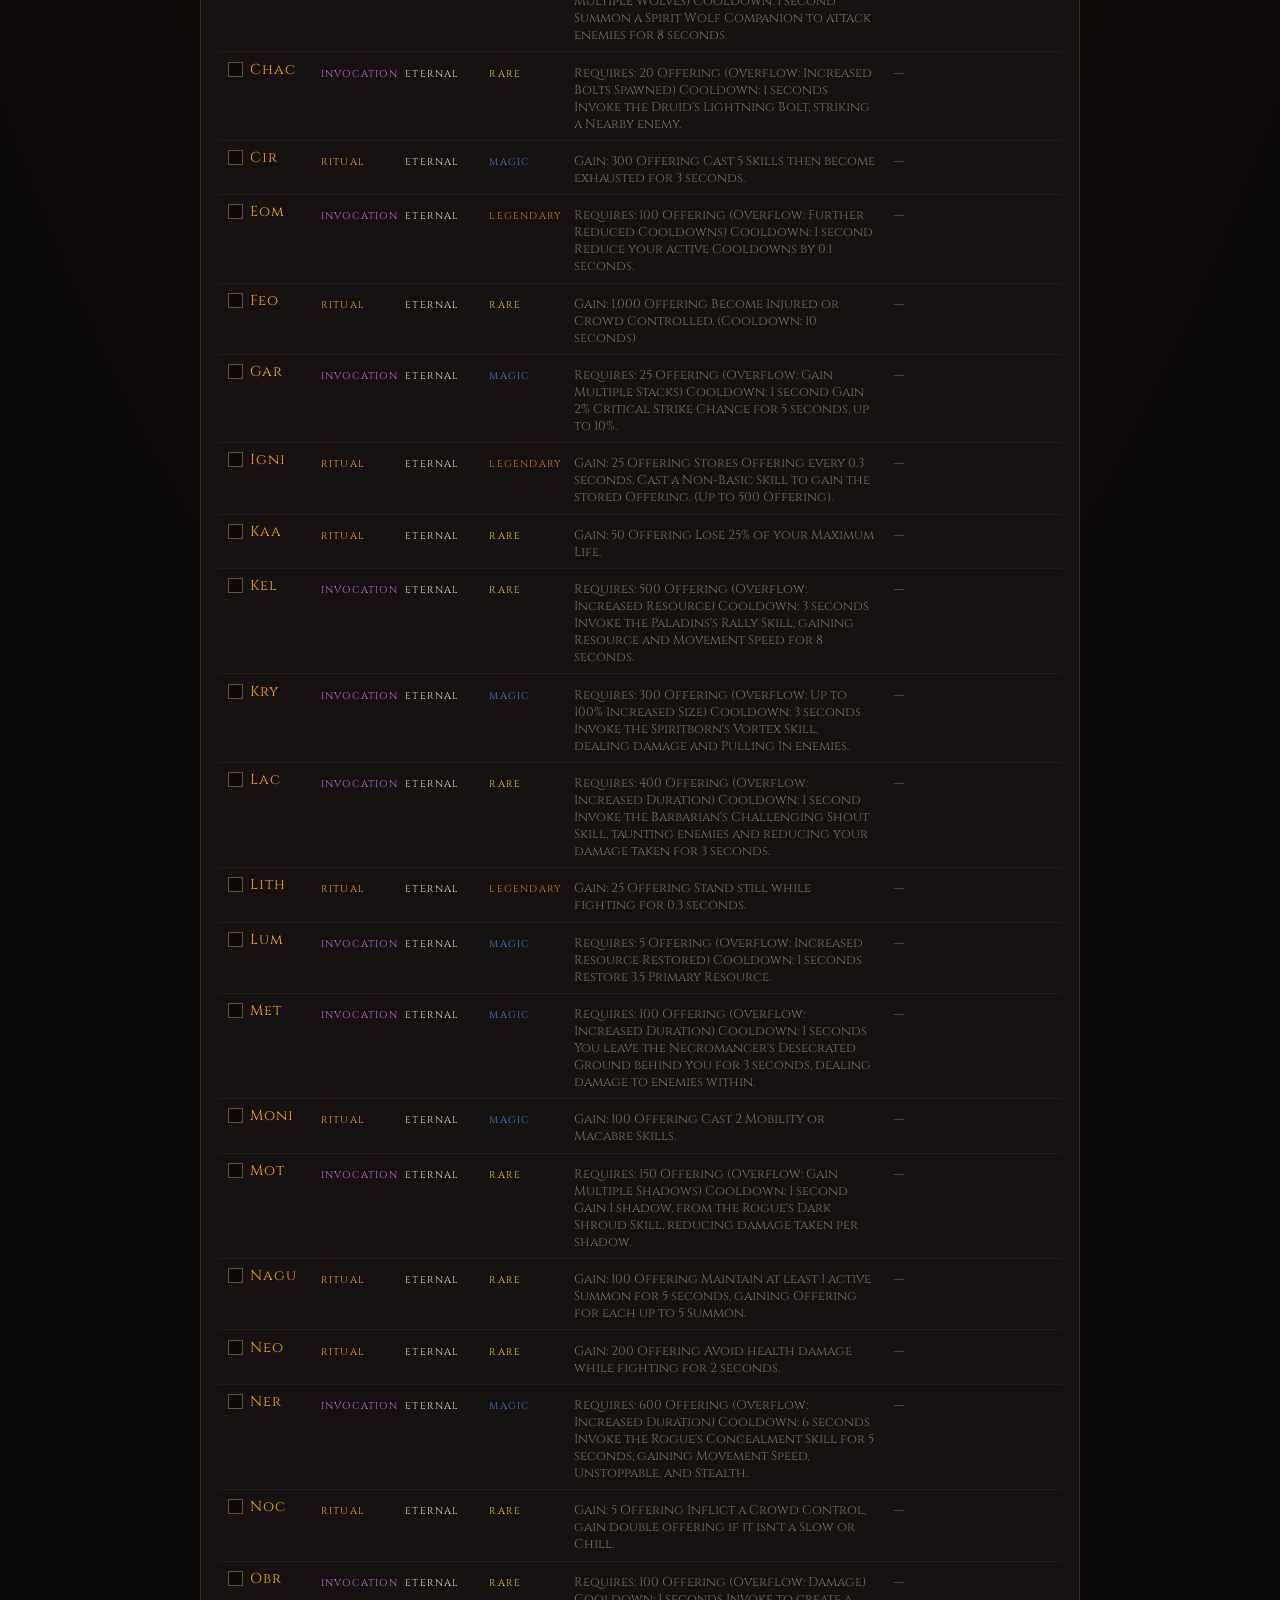
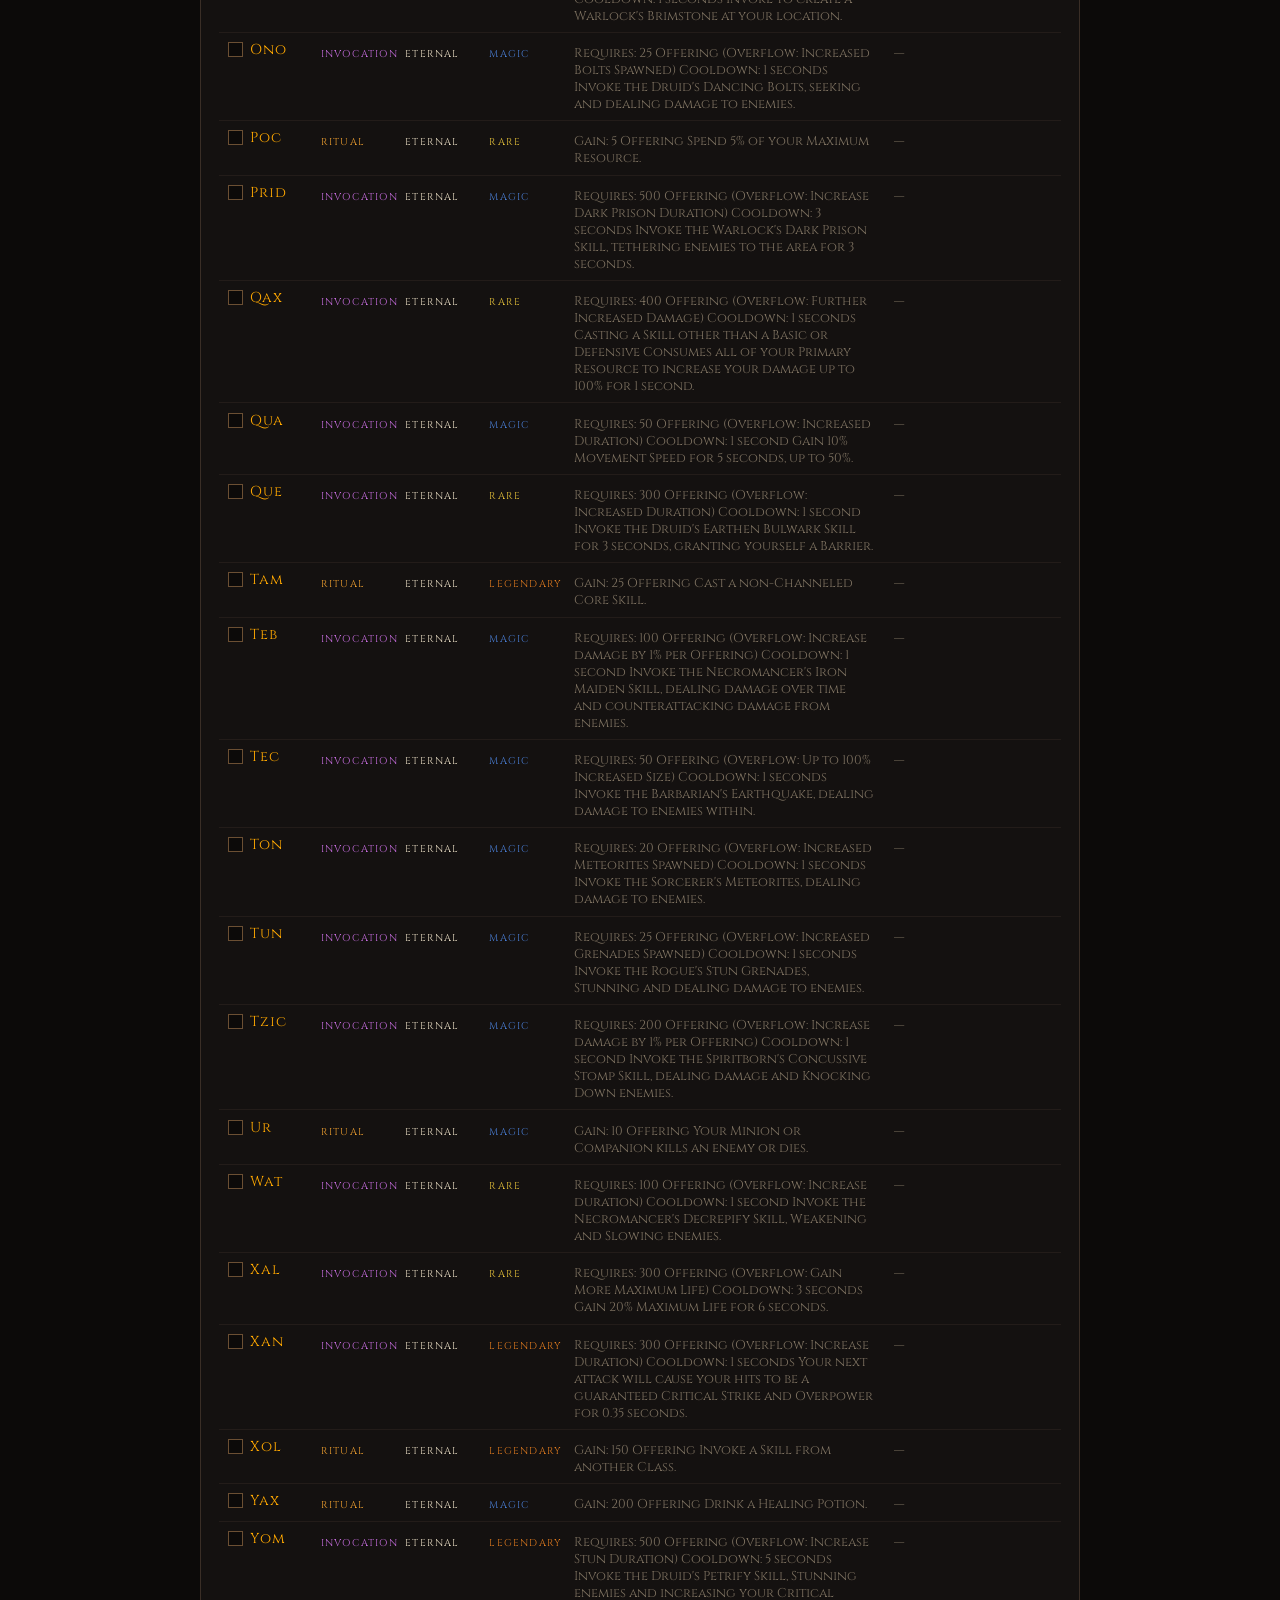
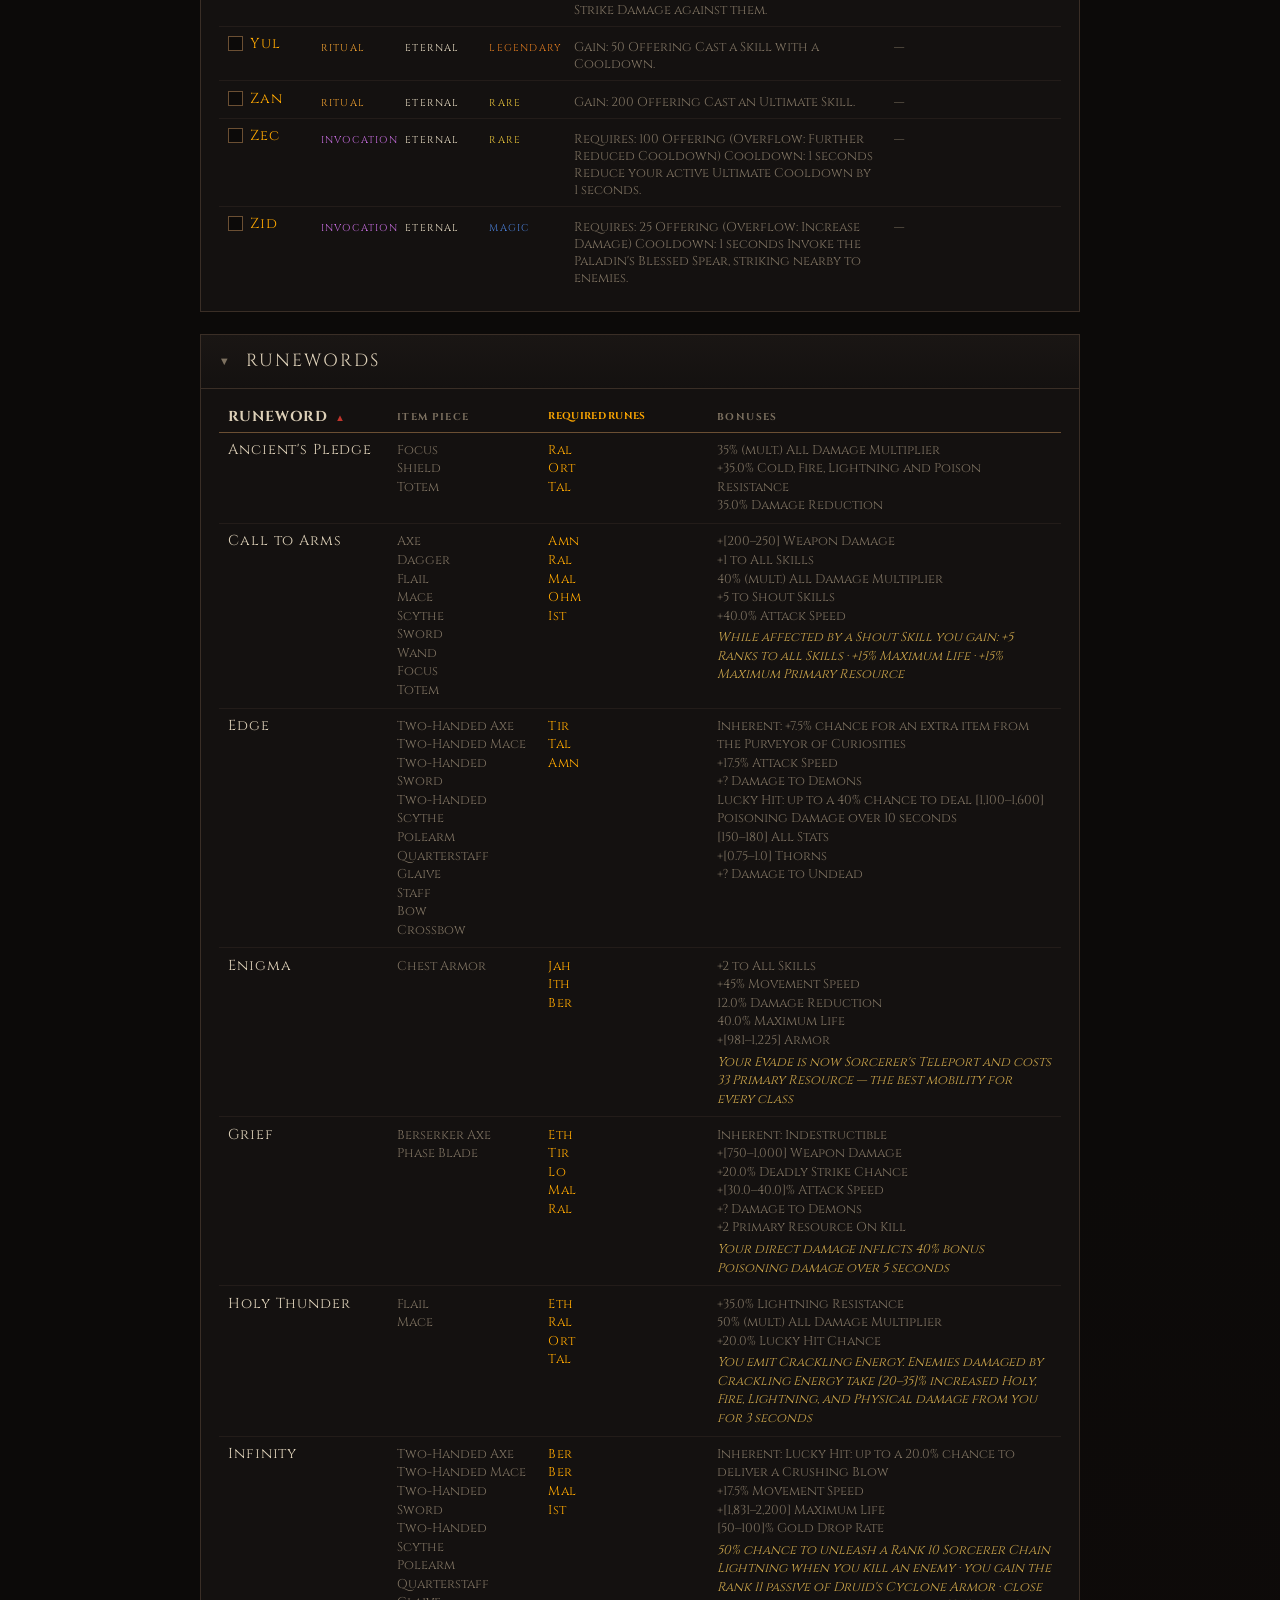
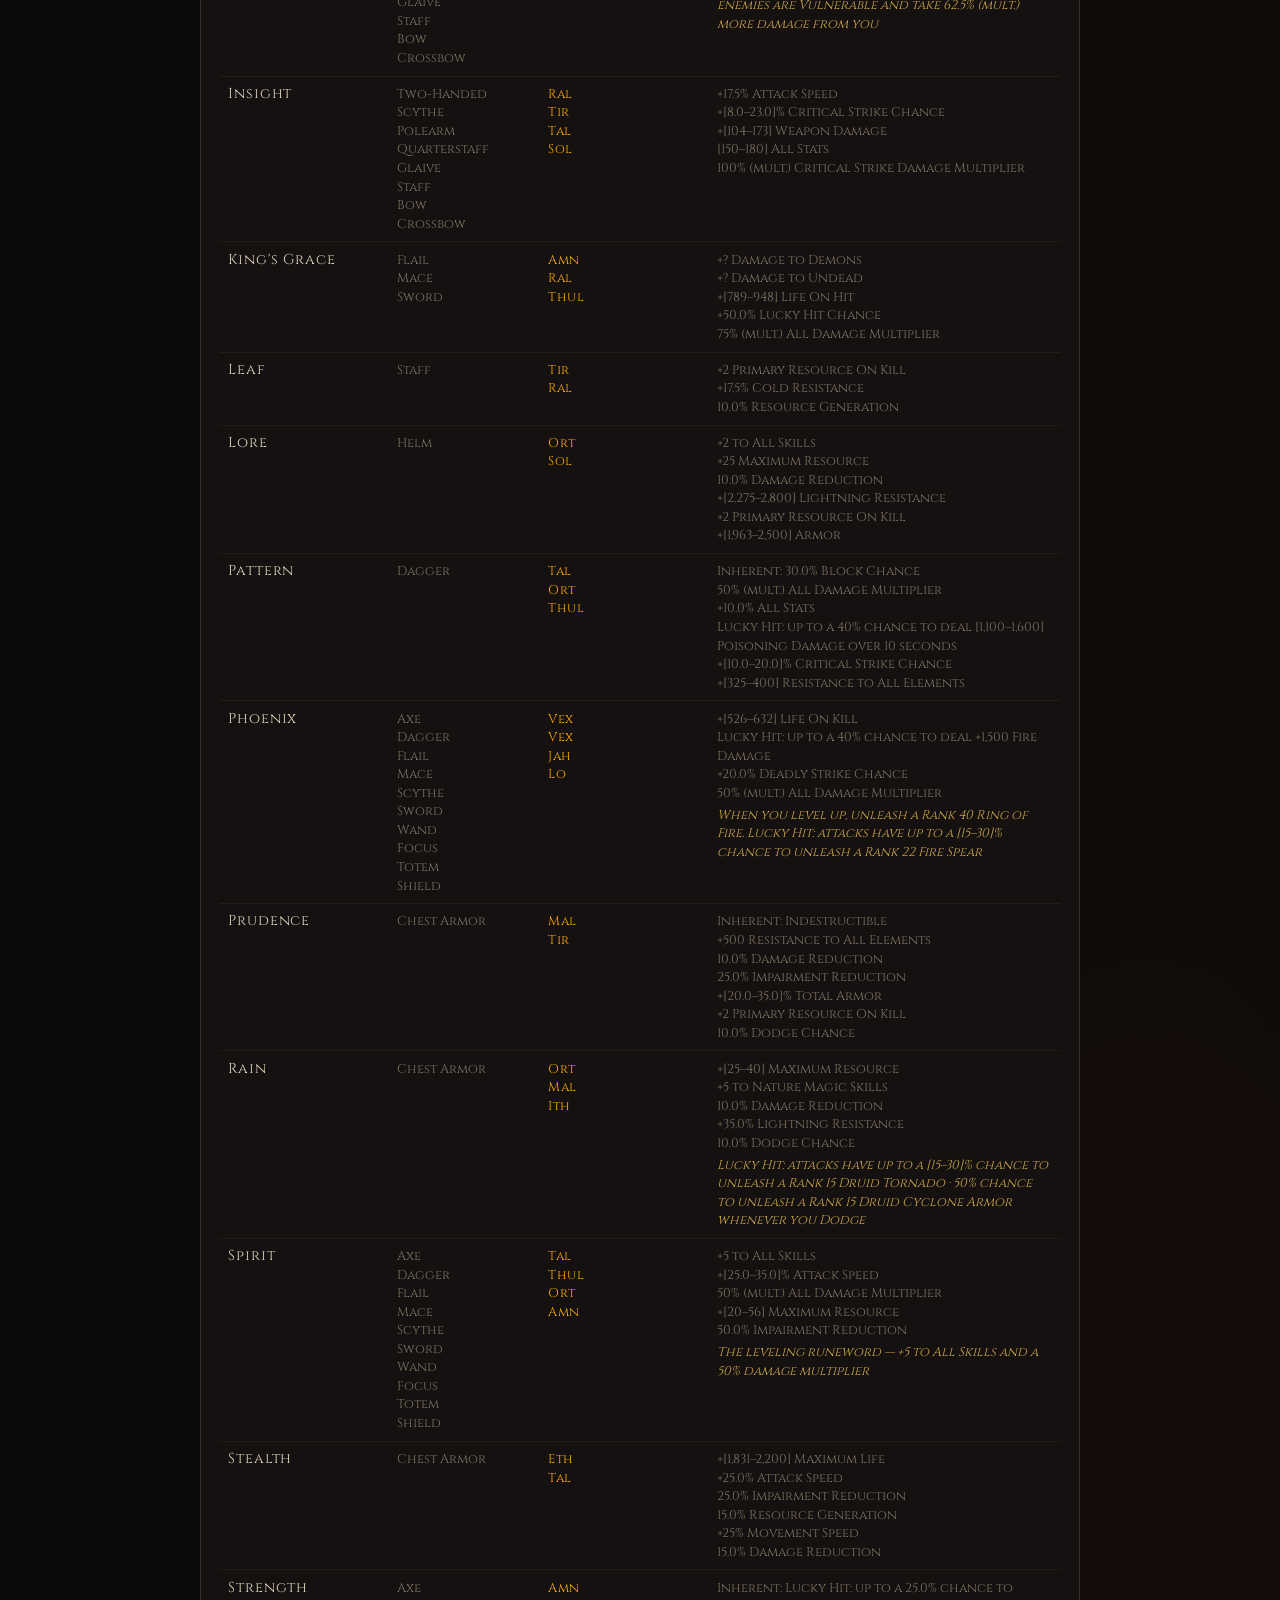
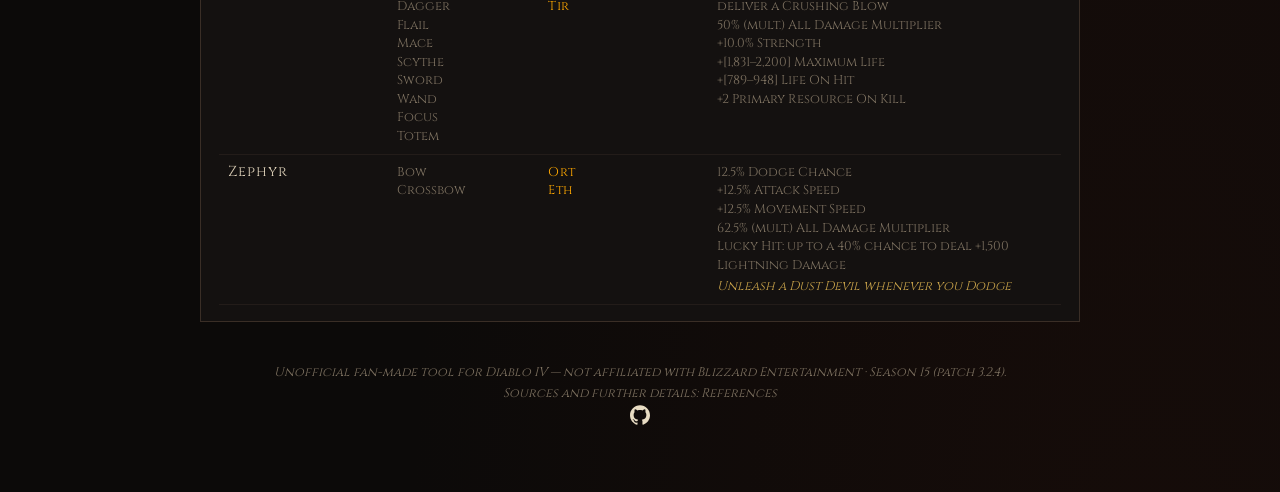
<file: runes.html>
<!DOCTYPE html>
<html lang="en">
<head>
<meta charset="UTF-8">
<meta name="viewport" content="width=device-width, initial-scale=1.0">
<link rel="icon" type="image/svg+xml" href="img/favicon.svg">
<link rel="preconnect" href="https://fonts.googleapis.com">
<link rel="preconnect" href="https://fonts.gstatic.com" crossorigin>
<link rel="stylesheet" href="https://fonts.googleapis.com/css2?family=Cinzel:wght@400..900&display=swap">
<title>D4TK - Runes &amp; Runewords</title>
<link rel="stylesheet" href="css/theme.css">
<link rel="stylesheet" href="css/runes.css">
</head>
<body>
<nav class="topnav">
  <div class="inner">
    <a class="brand" href="index.html">D4 <span class="bl">Toolkit</span></a>
    <span class="tool wb-timer" id="wb-timer" title="Next world boss spawn (local time)">World boss …</span>
    <span class="spacer"></span>
    <span class="nav-active-label">Runes</span>
    <div class="burger" id="burger">
      <button class="burger-btn" id="burger-btn" aria-label="Open menu" aria-expanded="false"><span></span><span></span><span></span></button>
      <div class="burger-menu" id="burger-menu">
        <a class="tool" href="achievements.html">Achievements</a>
        <a class="tool" href="cosmetics.html">Cosmetics</a>
        <a class="tool" href="cow.html">Cows</a>
        <a class="tool" href="cube.html">Cube</a>
        <a class="tool" href="experience.html">Experience</a>
        <a class="tool" href="fishing.html">Fishing</a>
        <a class="tool" href="references.html">References</a>
        <a class="tool active" href="runes.html">Runes</a>
        <a class="tool" href="titles.html">Titles</a>
      </div>
    </div>
  </div>
</nav>
<div class="wrap">
  <header>
    <h1>Runes <span class="bl">&amp; Runewords</span></h1>
    <p class="subtitle">All runes and the runewords</p>
    <div class="divider">⚜</div>
  </header>

  <div class="controls">
    <input type="search" id="runeword-search" aria-label="Search runewords">
    <select id="rw-item-filter" aria-label="Filter runewords by item piece">
      <option value="">All item pieces</option>
    </select>
  </div>

  <main id="runes"></main>

  <footer>
    Unofficial fan-made tool for Diablo IV — not affiliated with Blizzard Entertainment · Season 15 (patch 3.2.4).<br>
    Sources and further details: <a class="ref" href="references.html">References</a><br>
    <a class="gh" href="https://github.com/Akaizoku/d4tk" target="_blank" rel="noopener" aria-label="D4TK on GitHub" title="D4TK on GitHub"><svg viewBox="0 0 24 24" width="13" height="13" fill="currentColor" aria-hidden="true"><path d="M12 .297c-6.63 0-12 5.373-12 12 0 5.303 3.438 9.8 8.205 11.385.6.113.82-.258.82-.577 0-.285-.01-1.04-.015-2.04-3.338.724-4.042-1.61-4.042-1.61C4.422 18.07 3.633 17.7 3.633 17.7c-1.087-.744.084-.729.084-.729 1.205.084 1.838 1.236 1.838 1.236 1.07 1.835 2.809 1.305 3.495.998.108-.776.417-1.305.76-1.605-2.665-.3-5.466-1.332-5.466-5.93 0-1.31.465-2.38 1.235-3.22-.135-.303-.54-1.523.105-3.176 0 0 1.005-.322 3.3 1.23.96-.267 1.98-.399 3-.405 1.02.006 2.04.138 3 .405 2.28-1.552 3.285-1.23 3.285-1.23.645 1.653.24 2.873.12 3.176.765.84 1.23 1.91 1.23 3.22 0 4.61-2.805 5.625-5.475 5.92.42.36.81 1.096.81 2.22 0 1.606-.015 2.896-.015 3.286 0 .315.21.69.825.57C20.565 22.092 24 17.592 24 12.297c0-6.627-5.373-12-12-12"/></svg></a>
  </footer>
</div>

<script src="js/data/runes-data.js"></script>
<script src="js/data/runewords-data.js"></script>
<script src="js/tracker.js"></script>
<script src="js/runes.js"></script>
<script src="js/nav.js"></script>
<script src="js/worldboss.js"></script>
</body>
</html>
</file>
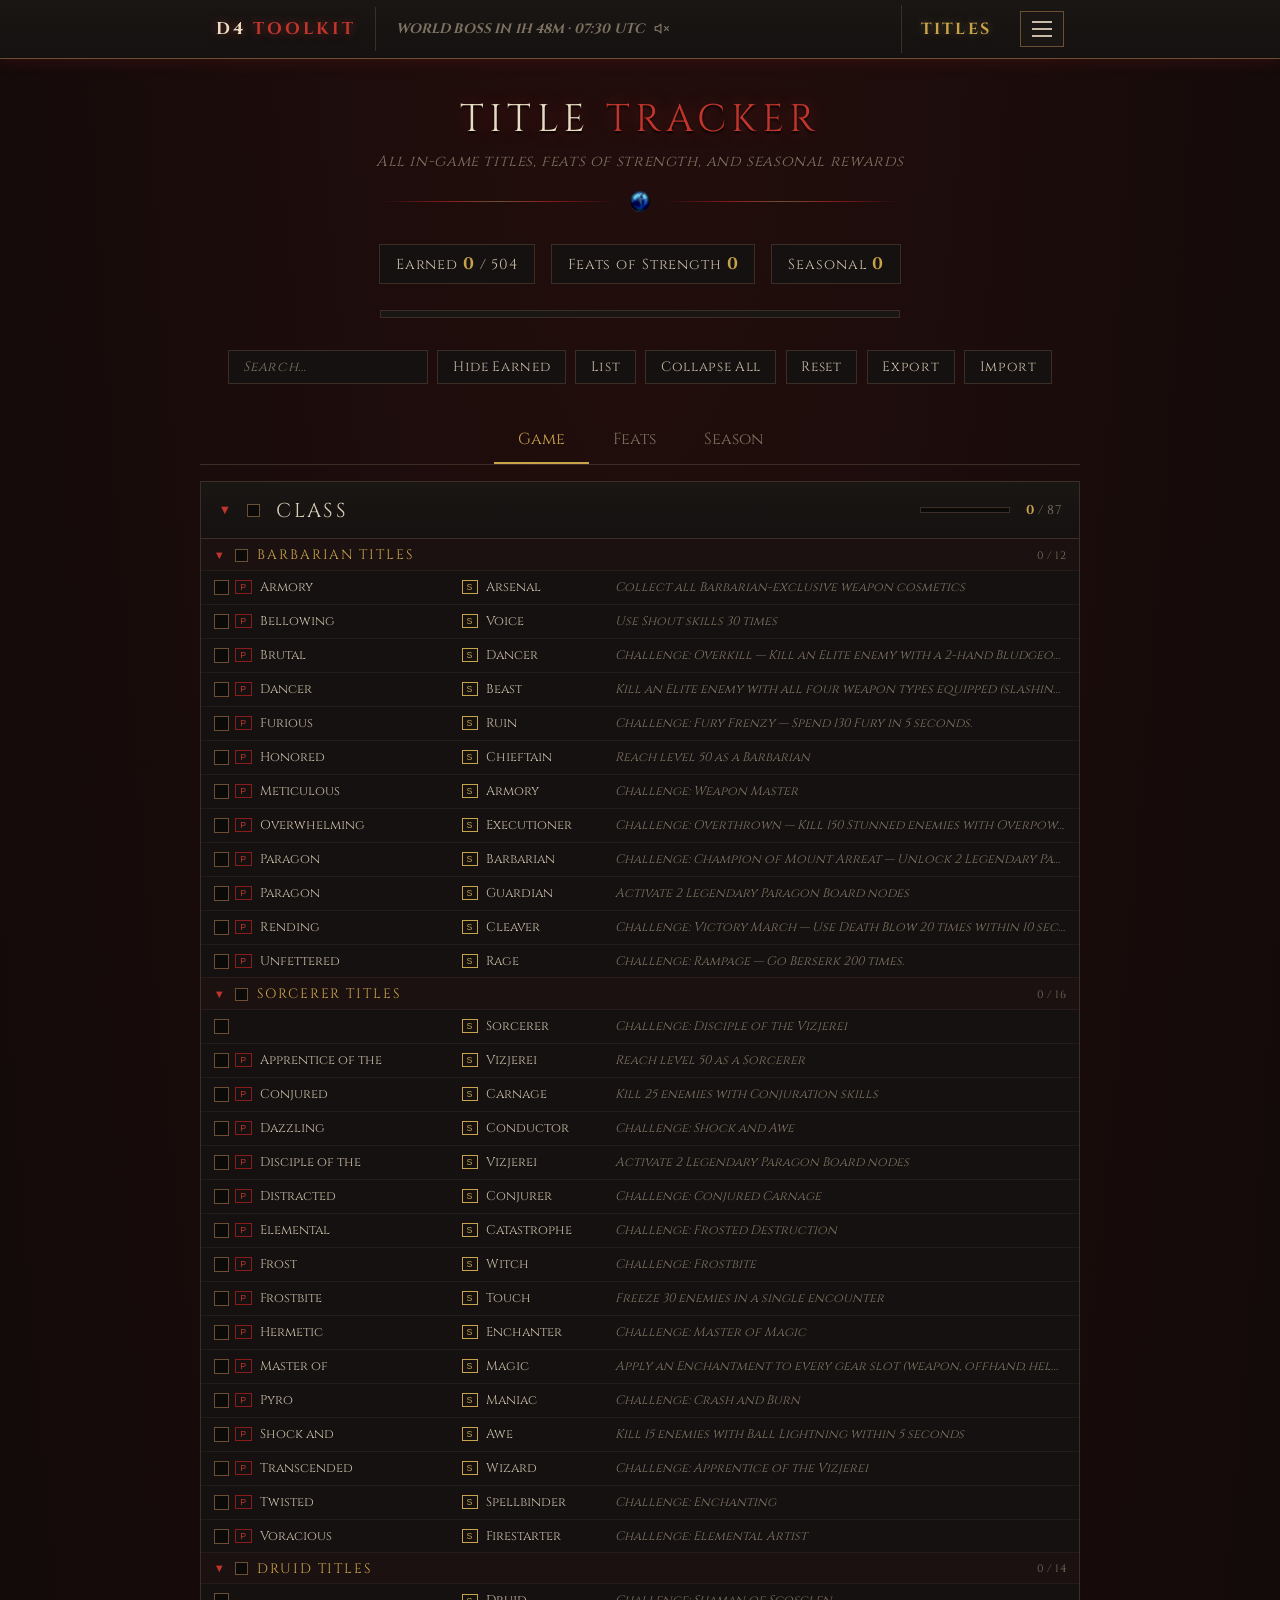
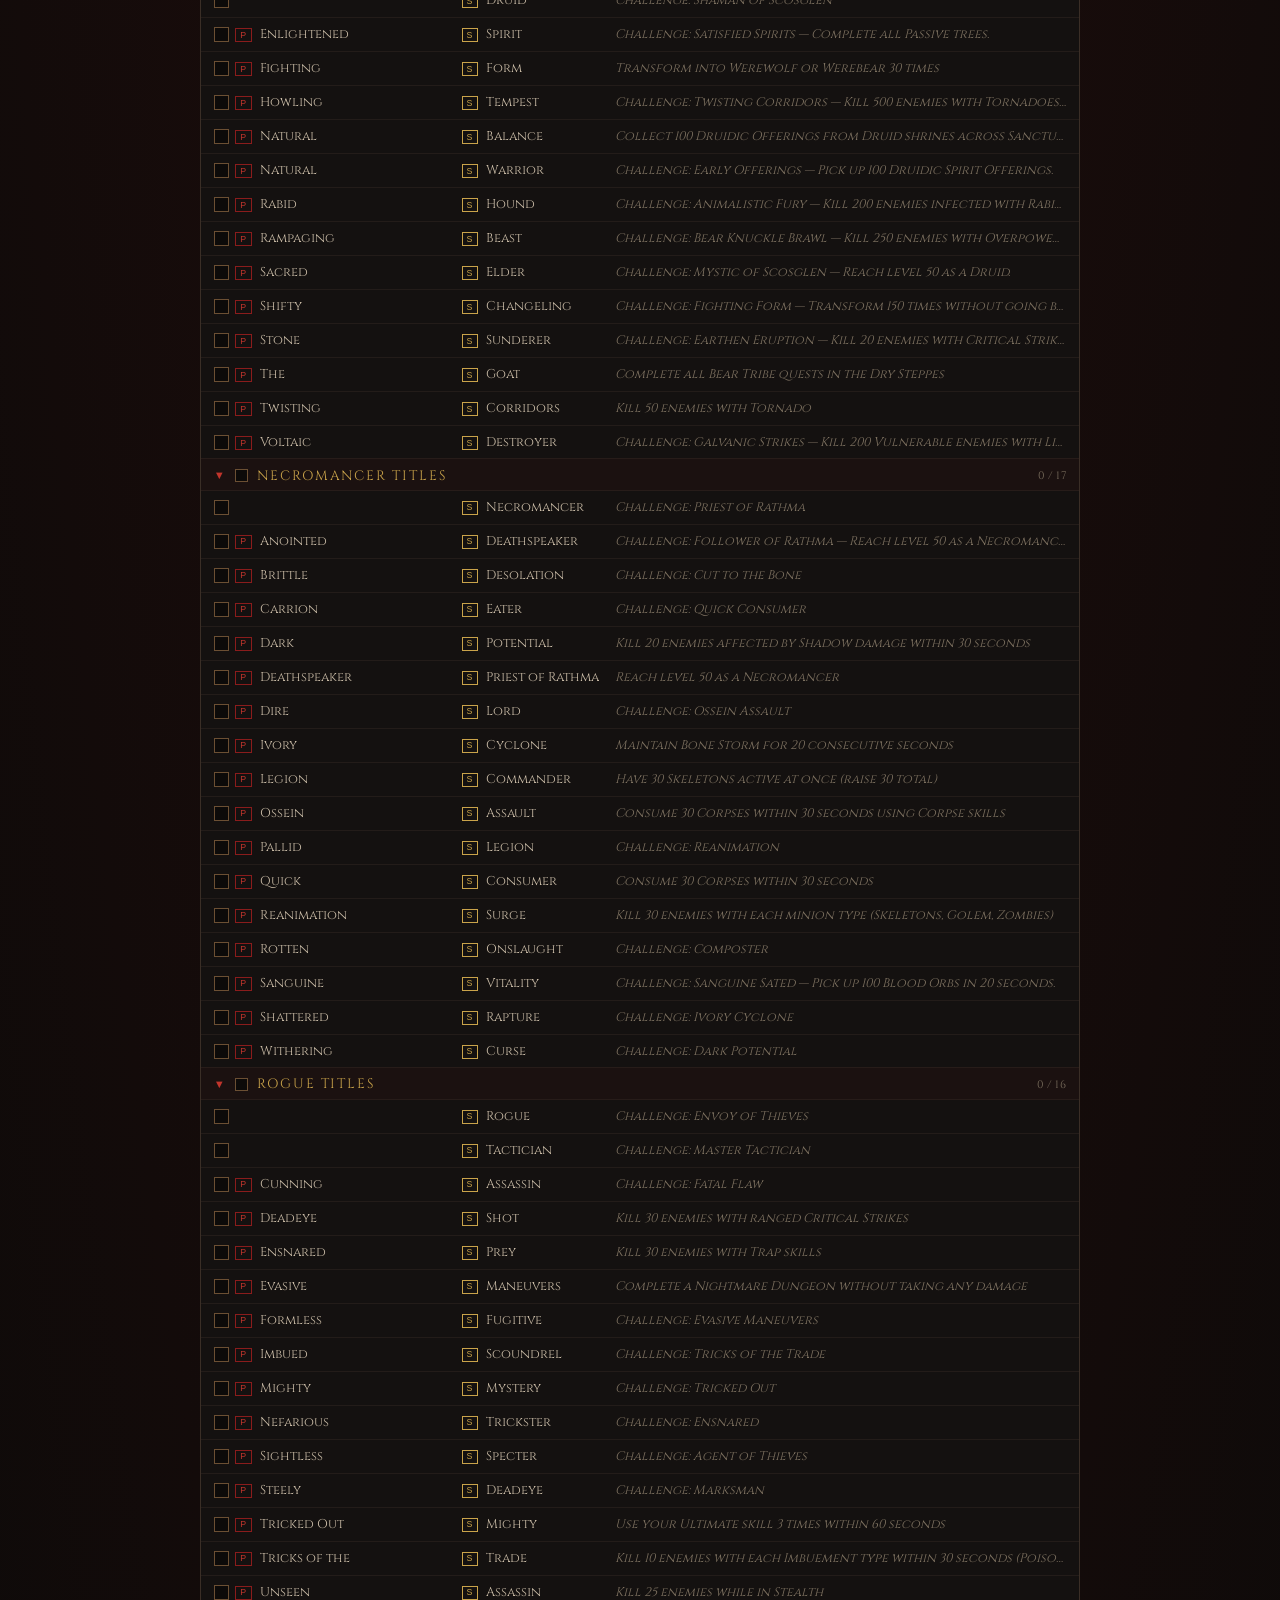
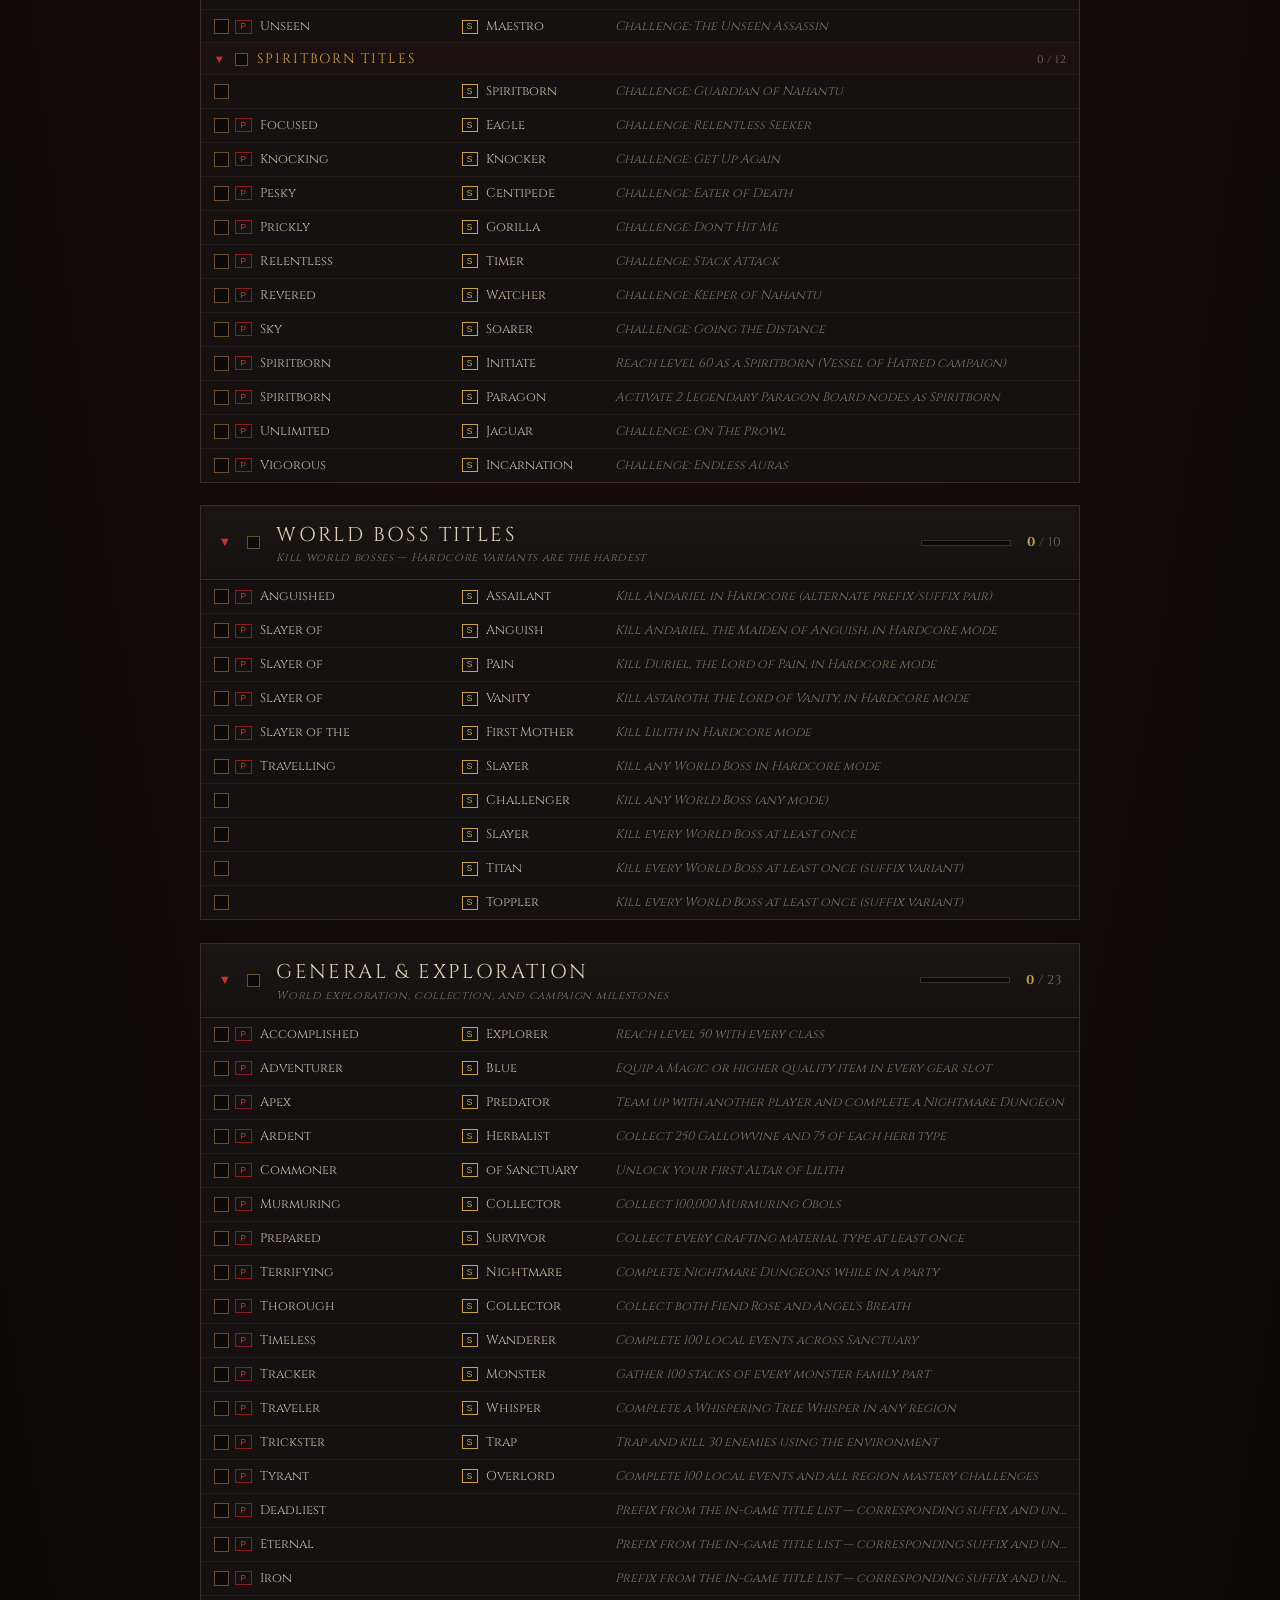
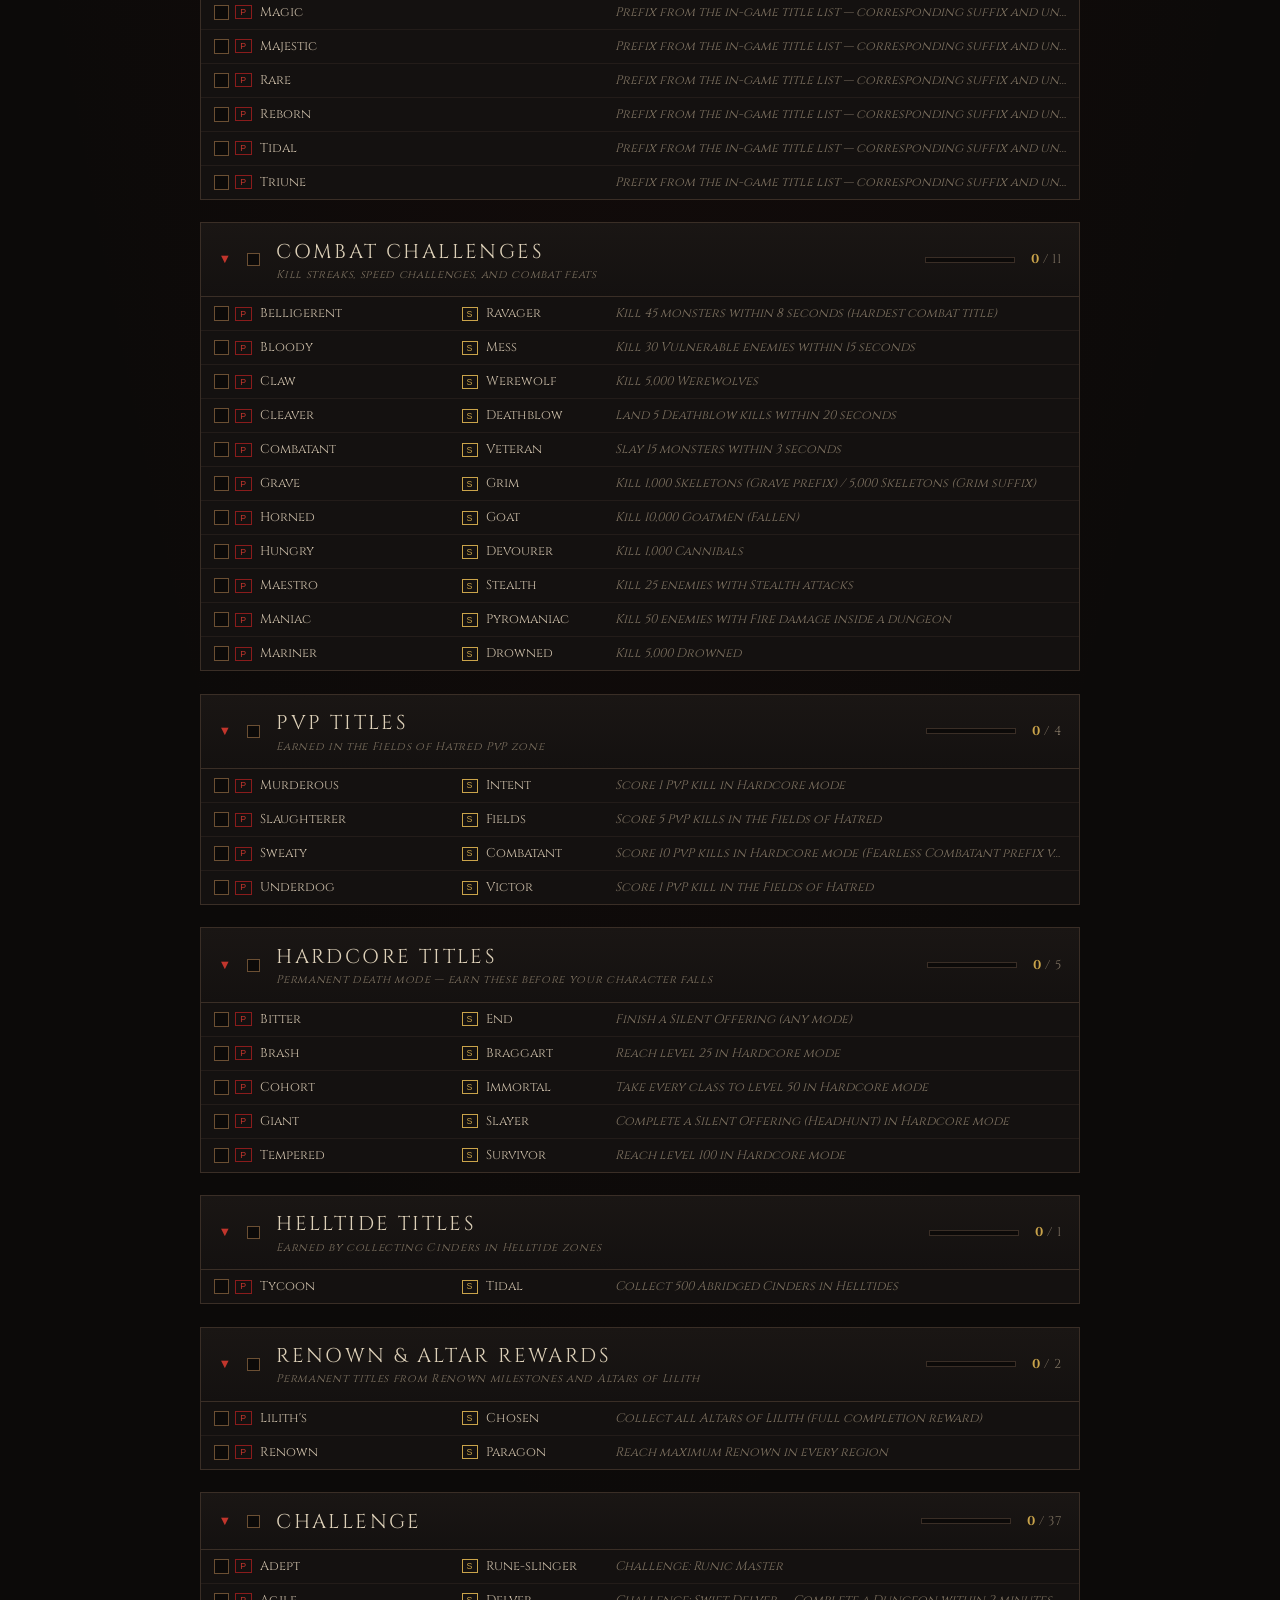
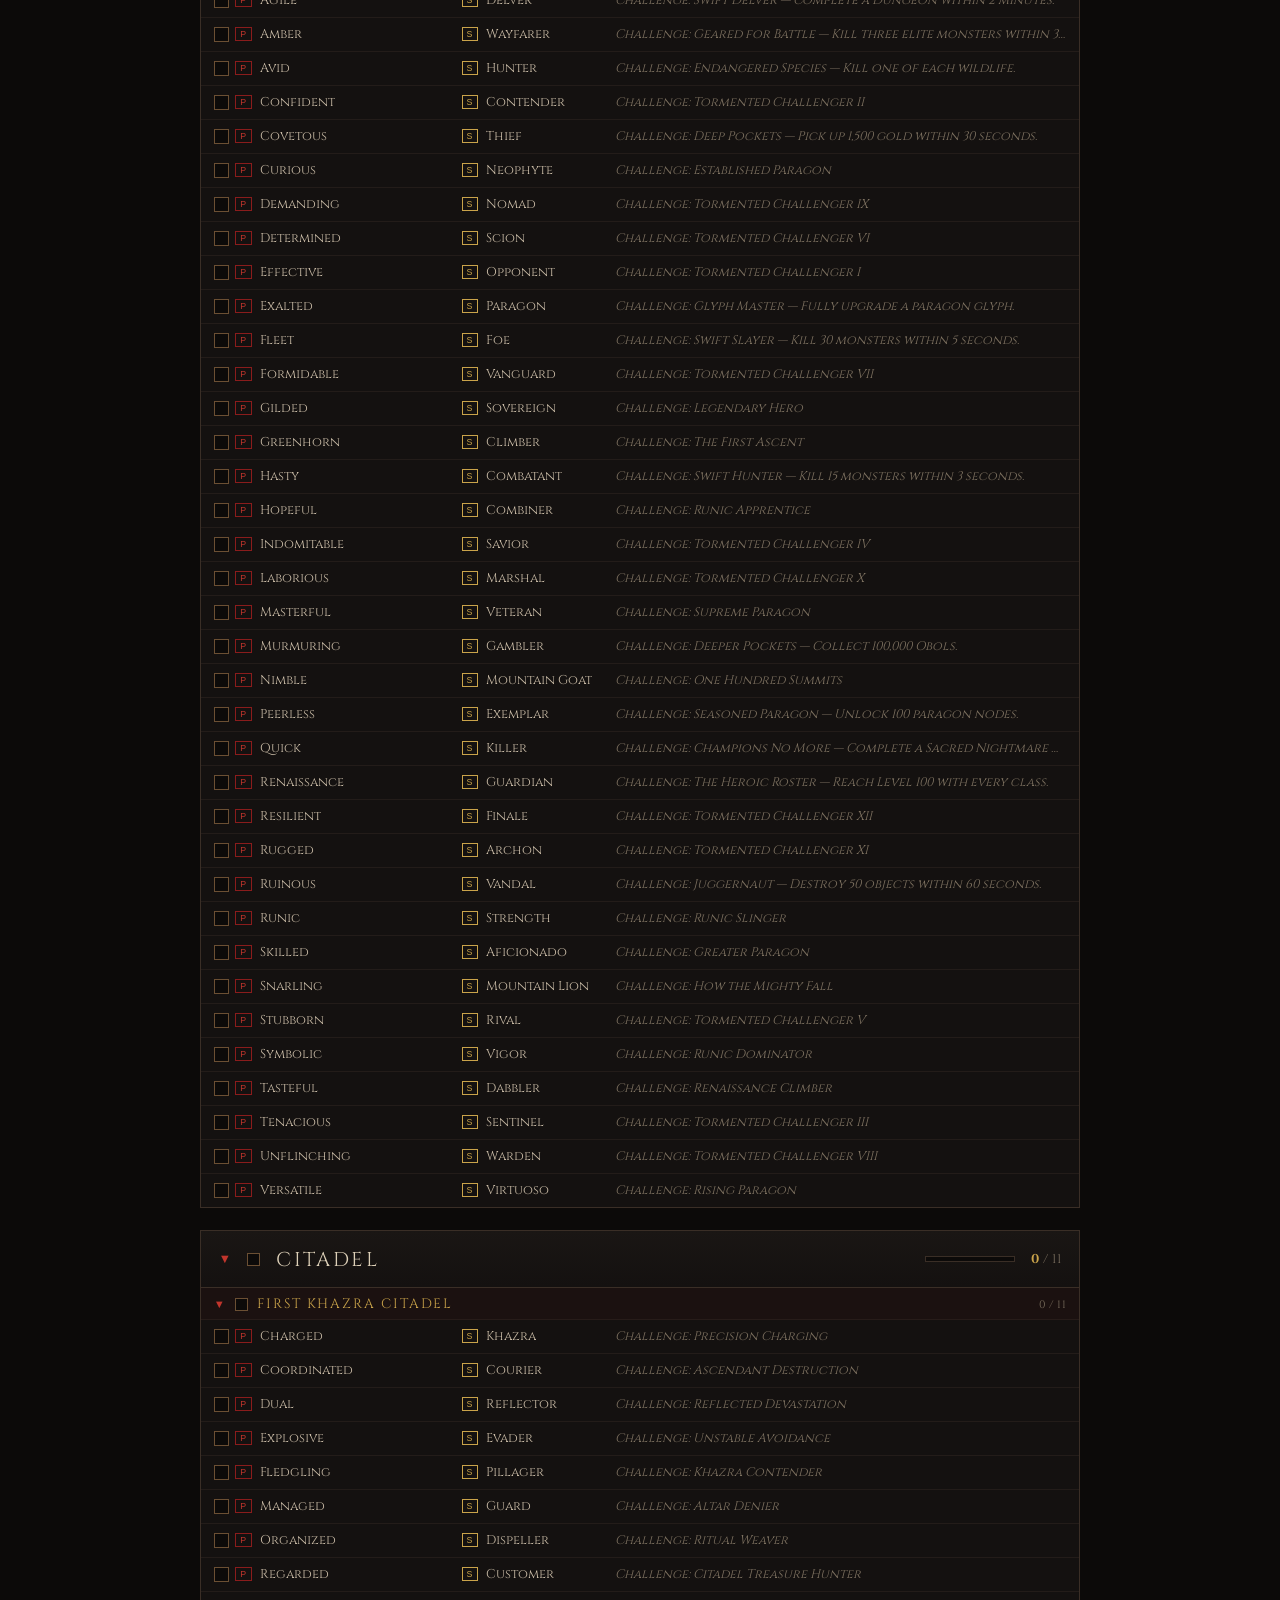
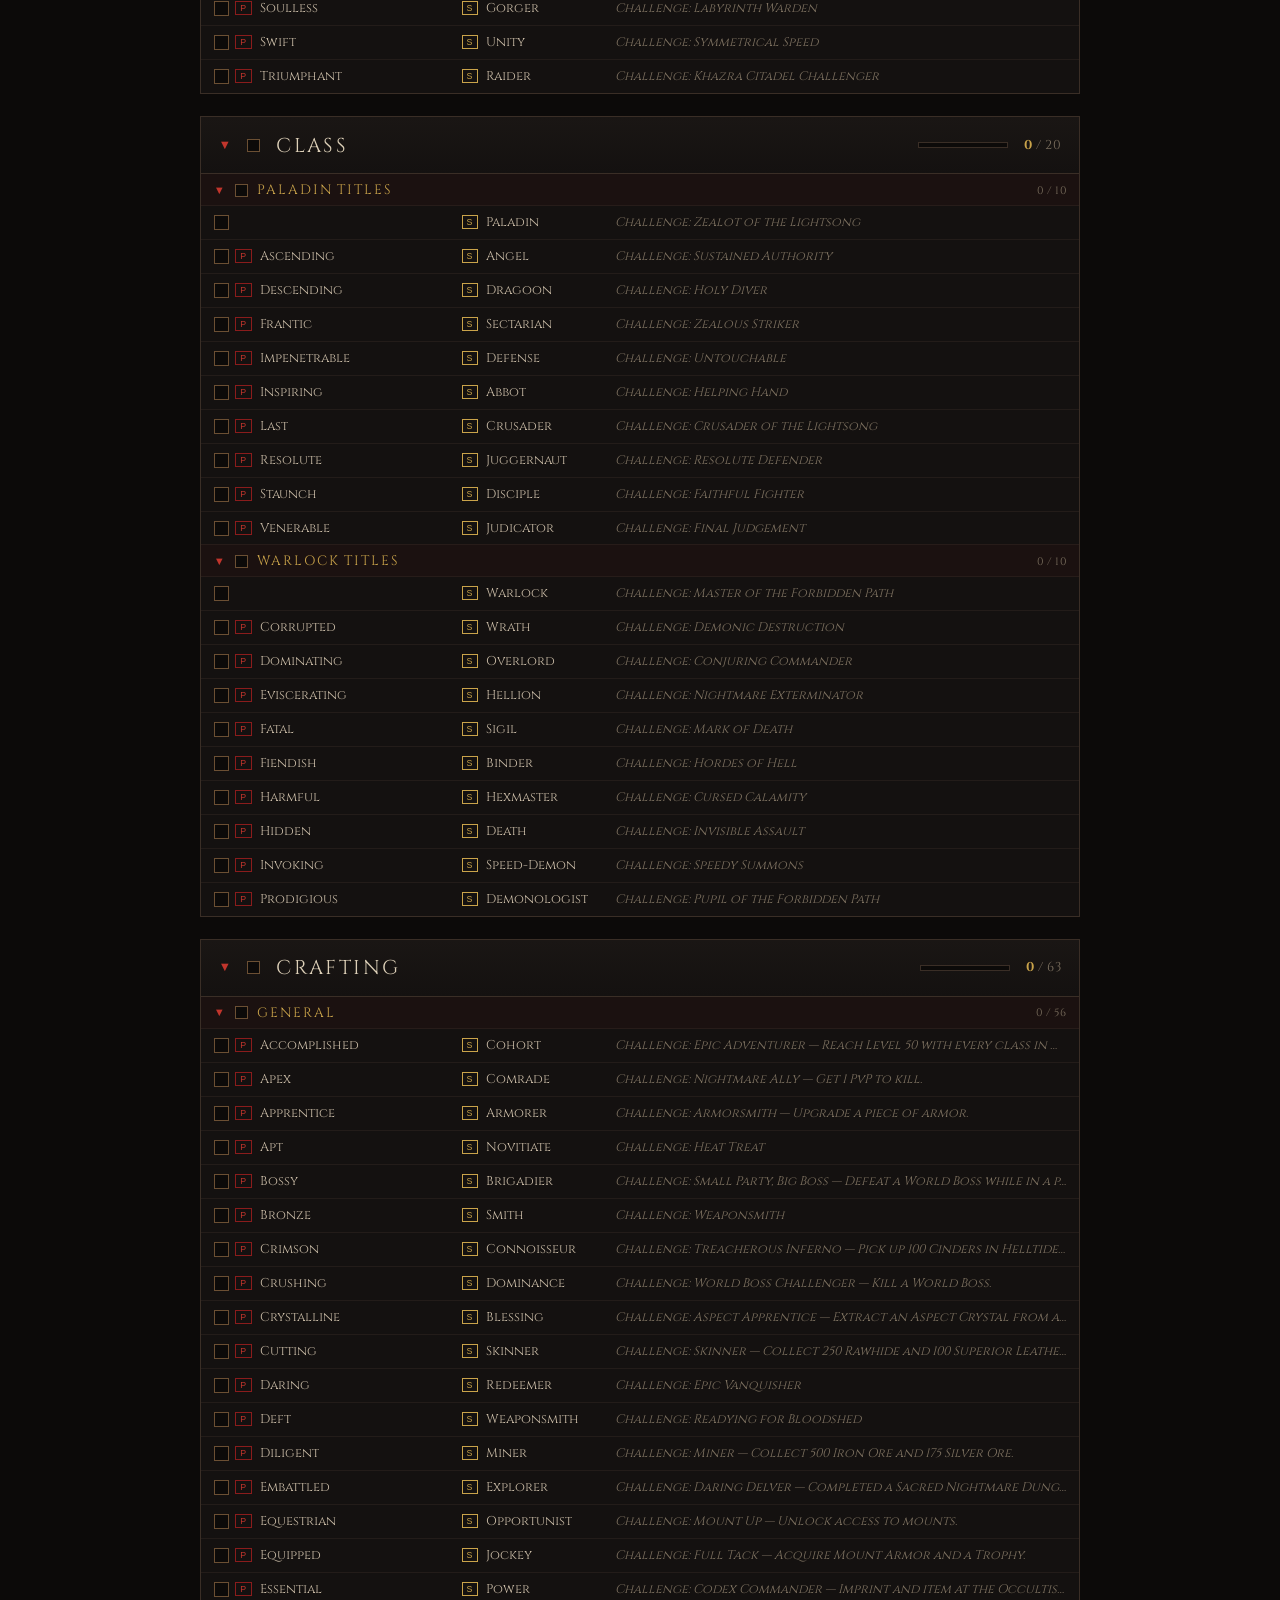
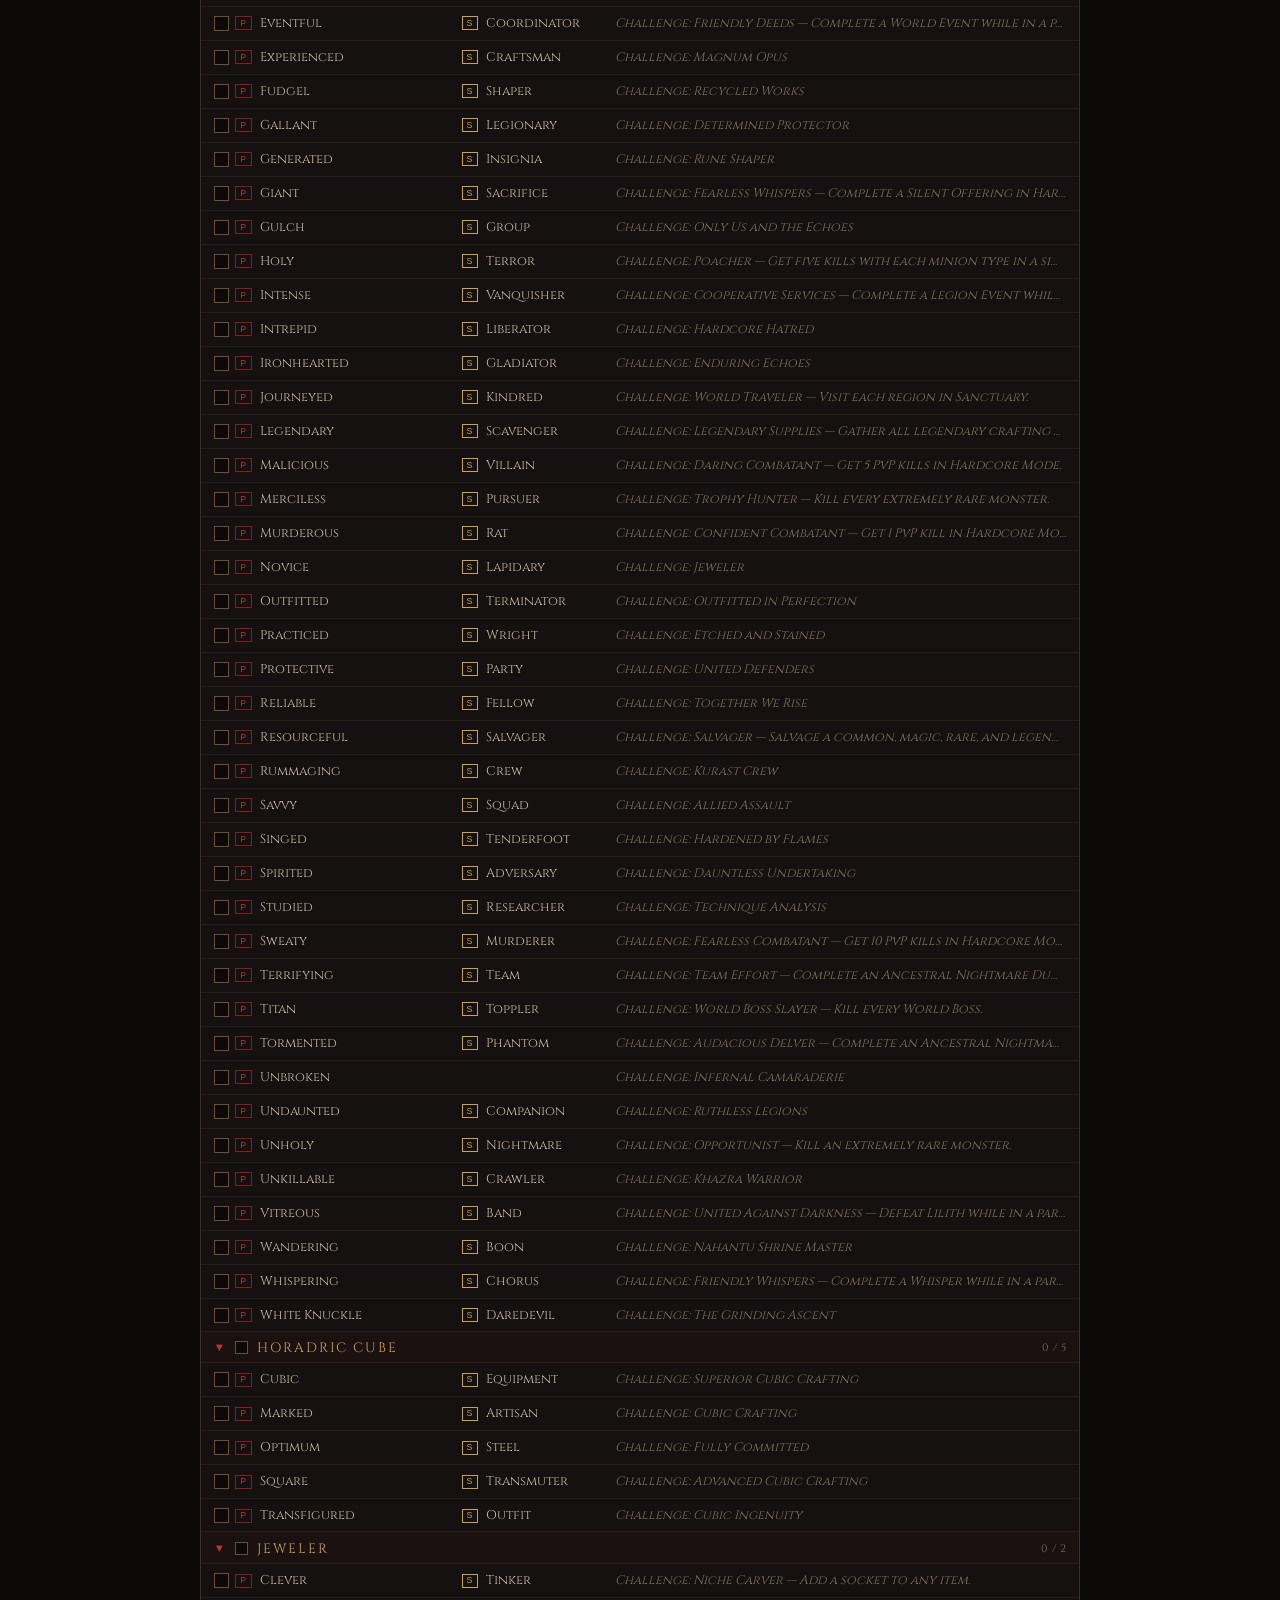
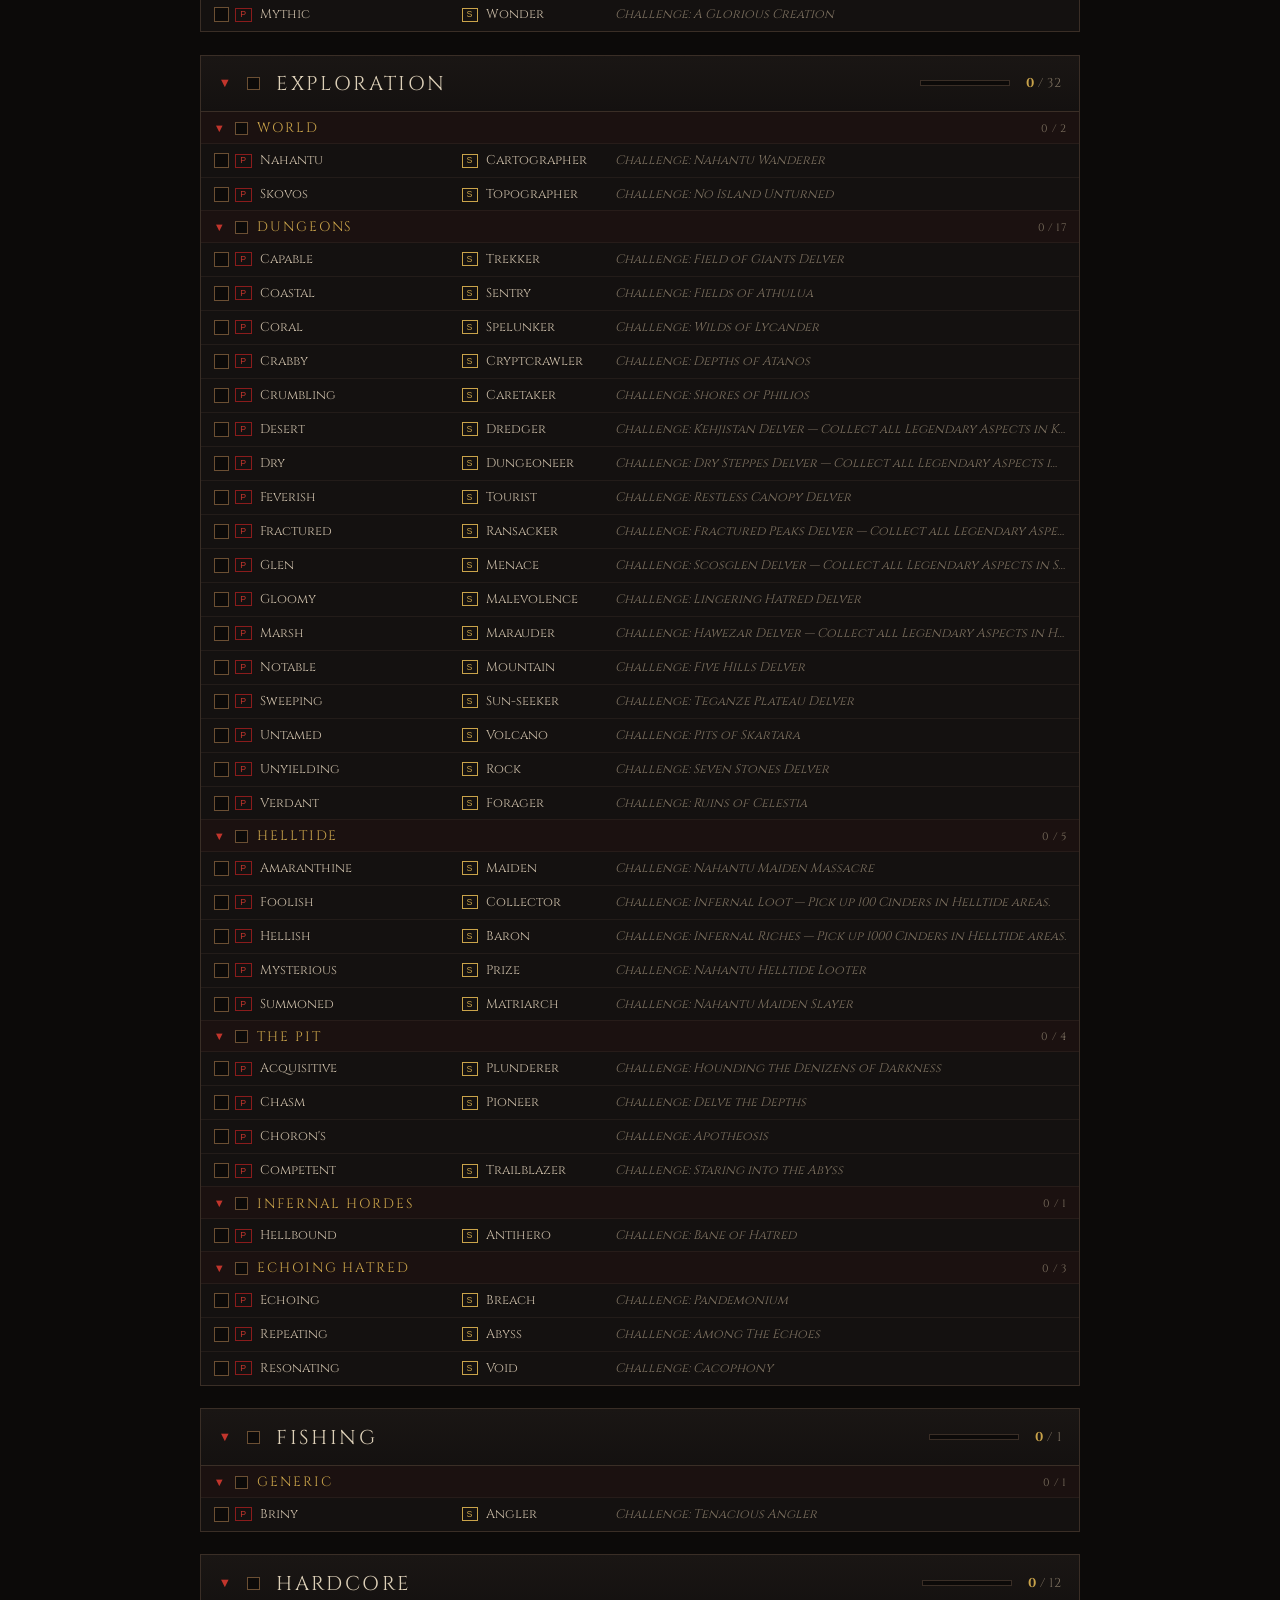
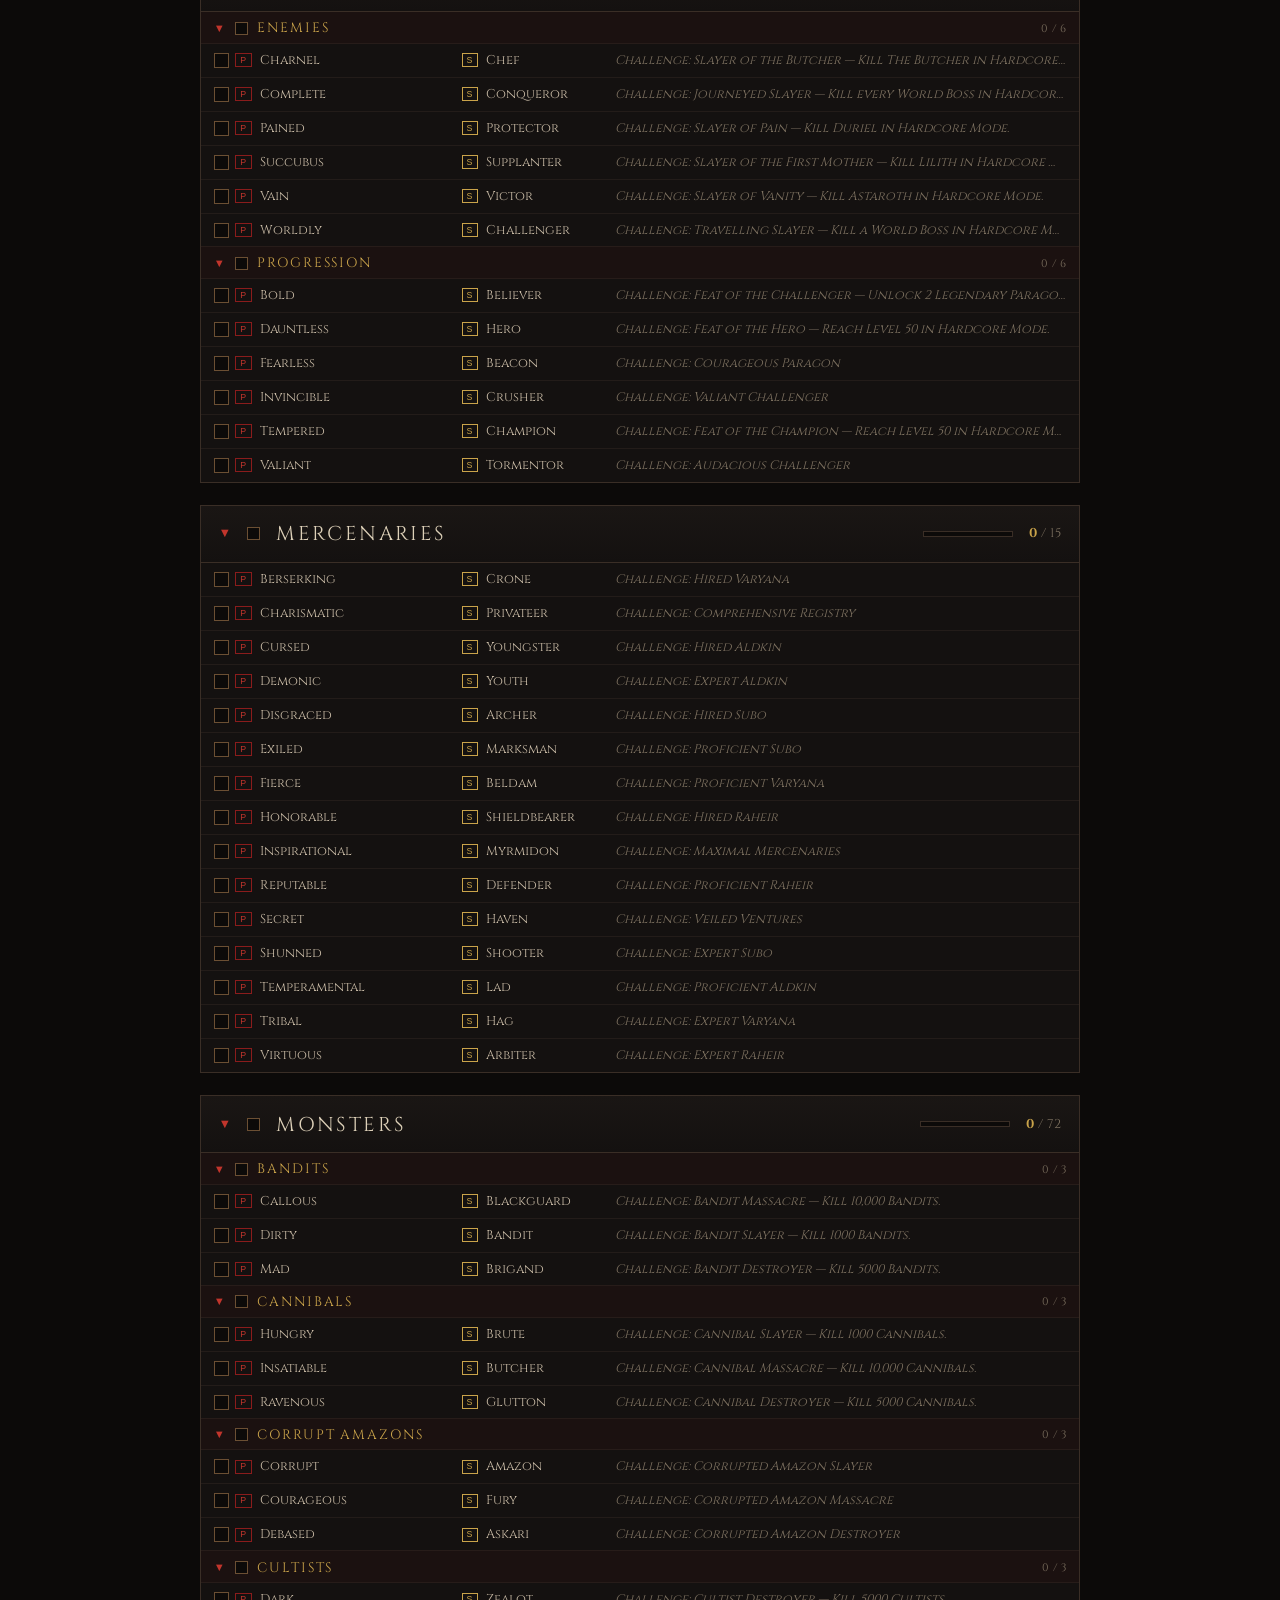
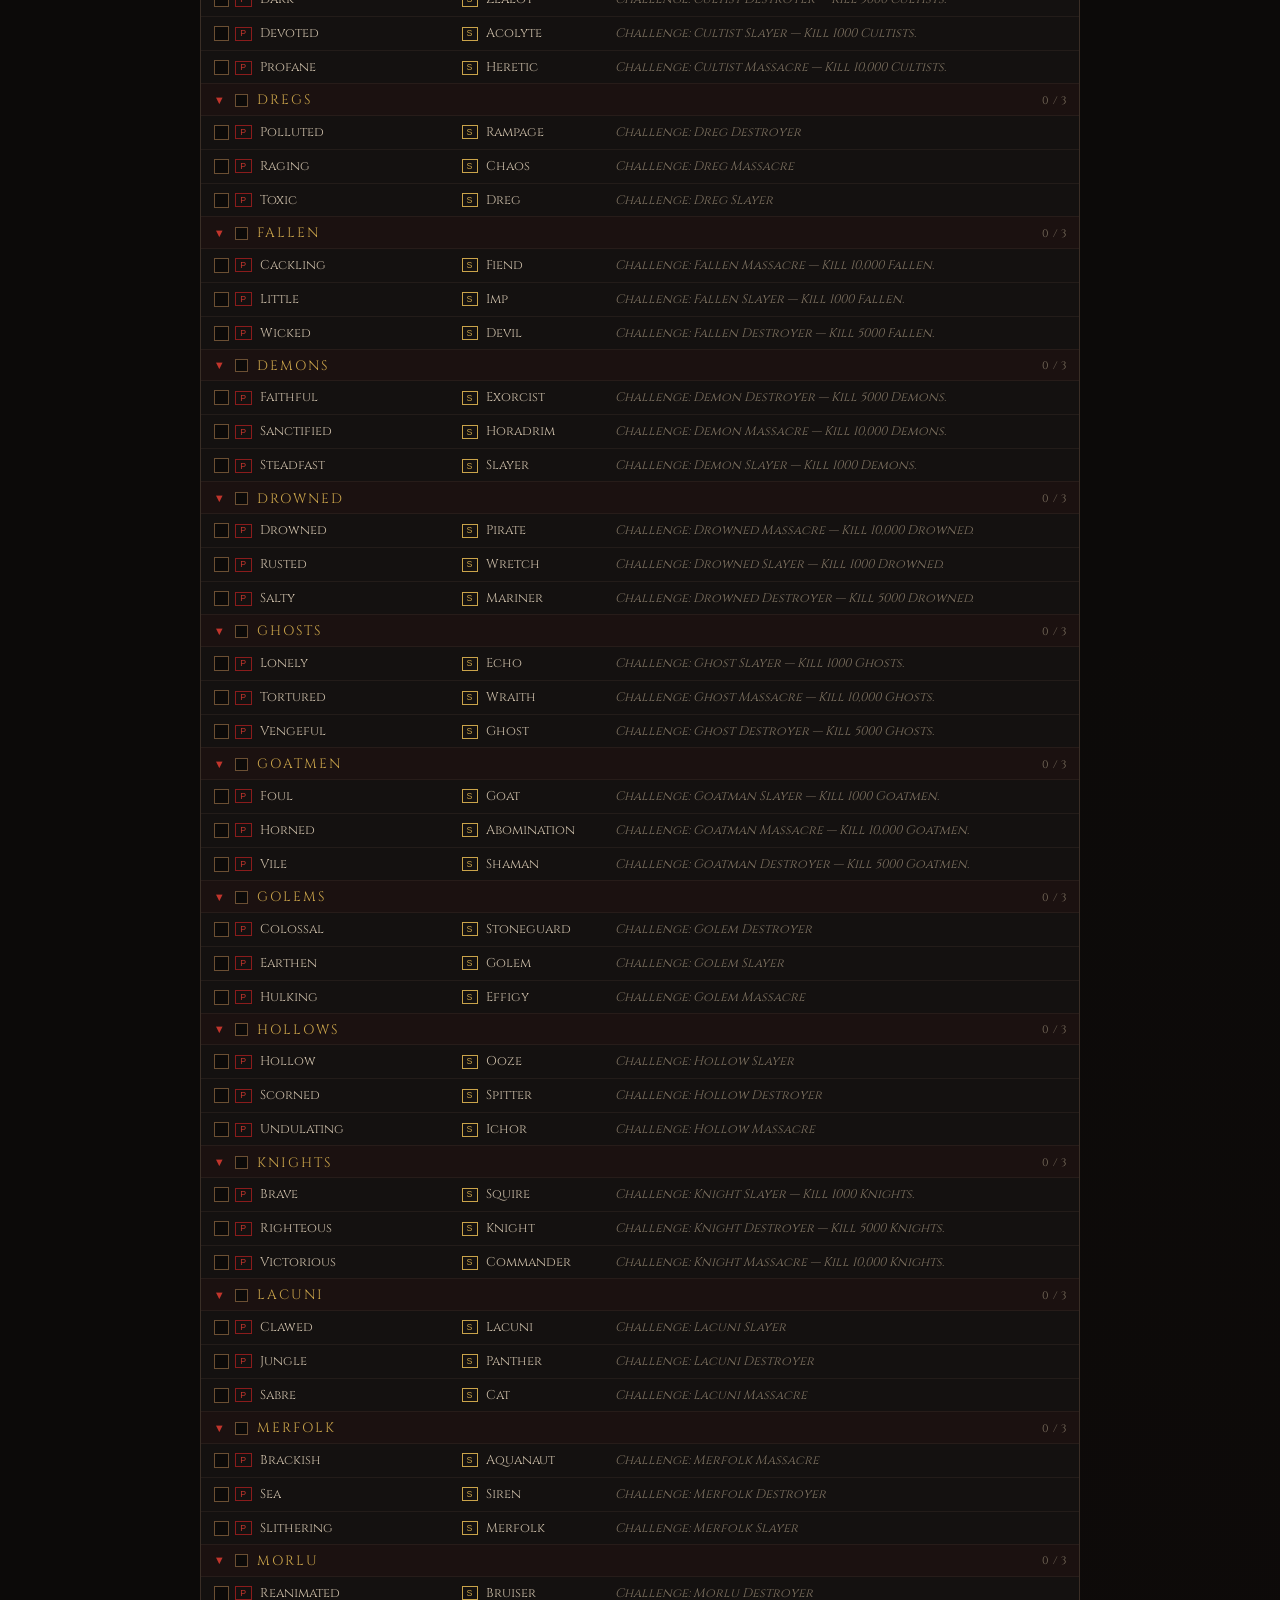
<file: titles.html>
﻿<!DOCTYPE html>
<html lang="en">
<head>
<meta charset="UTF-8">
<meta name="viewport" content="width=device-width, initial-scale=1.0">
<link rel="icon" type="image/svg+xml" href="img/favicon.svg">
<link rel="preconnect" href="https://fonts.googleapis.com">
<link rel="preconnect" href="https://fonts.gstatic.com" crossorigin>
<link rel="stylesheet" href="https://fonts.googleapis.com/css2?family=Cinzel:wght@400..900&display=swap">
<title>D4TK - Title Tracker</title>
<link rel="stylesheet" href="css/theme.css">
<link rel="stylesheet" href="css/titles.css">
</head>
<body>
<nav class="topnav">
  <div class="inner">
    <a class="brand" href="index.html">D4 <span class="bl">Toolkit</span></a>
    <span class="tool wb-timer" id="wb-timer" title="Next world boss spawn (local time)">World boss …</span>
    <span class="spacer"></span>
    <span class="nav-active-label">Titles</span>
    <div class="burger" id="burger">
      <button class="burger-btn" id="burger-btn" aria-label="Open menu" aria-expanded="false"><span></span><span></span><span></span></button>
      <div class="burger-menu" id="burger-menu">
        <a class="tool" href="achievements.html">Achievements</a>
        <a class="tool" href="cosmetics.html">Cosmetics</a>
        <a class="tool" href="cow.html">Cows</a>
        <a class="tool" href="cube.html">Cube</a>
        <a class="tool" href="experience.html">Experience</a>
        <a class="tool" href="fishing.html">Fishing</a>
        <a class="tool" href="references.html">References</a>
        <a class="tool" href="runes.html">Runes</a>
        <a class="tool active" href="titles.html">Titles</a>
      </div>
    </div>
  </div>
</nav>
<div class="wrap">
  <header>
    <h1>Title <span class="bl">Tracker</span></h1>
    <p class="subtitle">All in-game titles, feats of strength, and seasonal rewards</p>
    <div class="divider">⚜</div>
  </header>

  <div class="summary">
    <div class="stat">Earned <b id="stat-primary">0</b> / <span id="stat-total">0</span></div>
    <div class="stat">Feats of Strength <b id="stat-feats">0</b></span></div>
    <div class="stat">Seasonal <b id="stat-seasonal">0</b></div>
  </div>
  <div class="global-bar"><div id="global-fill"></div></div>
  
  <div class="controls">
    <input type="search" id="search" aria-label="Search titles">
    <button id="btn-hide-collected">Hide Earned</button>
    <button id="btn-alpha">List</button>
    <button id="btn-expand">Collapse All</button>
    <button id="btn-reset">Reset</button>
    <button id="btn-export">Export</button>
    <button id="btn-import">Import</button>
    <input type="file" id="import-file" accept="application/json,.json" style="display:none">
  </div>

  <div class="tabs">
    <button id="tab-game" class="tab-button active" onclick="switchTab('game')">Game</button>
    <button id="tab-feats" class="tab-button" onclick="switchTab('feats')">Feats</button>
    <button id="tab-season" class="tab-button" onclick="switchTab('season')">Season</button>
  </div>
  
  <script>
    function switchTab(tab) {
      ['game', 'feats', 'season'].forEach(function (t) {
        document.getElementById(t).classList.toggle('active', t === tab);
        document.getElementById('tab-' + t).classList.toggle('active', t === tab);
      });
    }
  </script>
  
  <main id="game" class="tab-content active"></main>
  <main id="feats" class="tab-content"></main>
  <main id="season" class="tab-content"></main>
  <main id="list"></main>

  <footer>
    Unofficial fan-made tool for Diablo IV — not affiliated with Blizzard Entertainment · Season 15 (patch 3.2.4).<br>
    Sources and further details: <a class="ref" href="references.html">References</a><br>
    <a class="gh" href="https://github.com/Akaizoku/d4tk" target="_blank" rel="noopener" aria-label="D4TK on GitHub" title="D4TK on GitHub"><svg viewBox="0 0 24 24" width="13" height="13" fill="currentColor" aria-hidden="true"><path d="M12 .297c-6.63 0-12 5.373-12 12 0 5.303 3.438 9.8 8.205 11.385.6.113.82-.258.82-.577 0-.285-.01-1.04-.015-2.04-3.338.724-4.042-1.61-4.042-1.61C4.422 18.07 3.633 17.7 3.633 17.7c-1.087-.744.084-.729.084-.729 1.205.084 1.838 1.236 1.838 1.236 1.07 1.835 2.809 1.305 3.495.998.108-.776.417-1.305.76-1.605-2.665-.3-5.466-1.332-5.466-5.93 0-1.31.465-2.38 1.235-3.22-.135-.303-.54-1.523.105-3.176 0 0 1.005-.322 3.3 1.23.96-.267 1.98-.399 3-.405 1.02.006 2.04.138 3 .405 2.28-1.552 3.285-1.23 3.285-1.23.645 1.653.24 2.873.12 3.176.765.84 1.23 1.91 1.23 3.22 0 4.61-2.805 5.625-5.475 5.92.42.36.81 1.096.81 2.22 0 1.606-.015 2.896-.015 3.286 0 .315.21.69.825.57C20.565 22.092 24 17.592 24 12.297c0-6.627-5.373-12-12-12"/></svg></a>
  </footer>
</div>

<script src="js/tracker.js"></script>
<script src="js/data/titles-data.js"></script>
<script src="js/data/achievements-data.js"></script>
<script src="js/nav.js"></script>
<script src="js/worldboss.js"></script>
<script src="js/titles.js"></script>
</body>
</html>
</file>
<file: css/theme.css>
:root {
  --bg: #0c0a09;
  --panel: #141110;
  --panel-2: #1a1614;
  --border: #3a2e26;
  --border-hi: #6b4f33;
  --blood: #8a1c1c;
  --blood-hi: #c1352c;
  --text: #c9bba6;
  --text-dim: #7d7160;
  --gold: #c9a34a;
  --r-common: #a99f92;
  --r-magic: #4a7fd6;
  --r-rare: #e8c33a;
  --r-legendary: #e07b1f;
  --r-unique: #c7b377;
  --r-mythic: #b04ad6;
}
* { box-sizing: border-box; margin: 0; padding: 0; }
body {
  background:
    radial-gradient(ellipse 80% 40% at 50% -10%, rgba(138,28,28,.22), transparent),
    radial-gradient(ellipse 60% 40% at 90% 110%, rgba(60,20,10,.25), transparent),
    var(--bg);
  color: var(--text);
  font-family: 'Exocet', 'Cinzel', Georgia, 'Times New Roman', serif;
  min-height: 100vh;
  padding: 0 0 4rem;
}
.wrap { max-width: calc(880px + 2rem); margin: 0 auto; padding: 0 1rem; }

/* topnav */
.topnav {
  position: sticky; top: 0; z-index: 100;
  background: linear-gradient(180deg, var(--panel-2), var(--panel));
  border-bottom: 1px solid var(--border-hi);
  box-shadow: 0 2px 14px rgba(138,28,28,.25);
  margin-bottom: 2.2rem;
}
.topnav .inner {
  max-width: 880px; margin: 0 auto;
  display: flex; align-items: center; gap: 0; flex-wrap: wrap;
  padding: 0 1rem;
  min-height: 3.6rem;
}
.topnav .brand {
  color: #e8dcc3; letter-spacing: .18em; text-transform: uppercase;
  font-size: 1.05rem; font-weight: 700; padding: .8rem 1.2rem .8rem 0;
  text-shadow: 0 0 10px rgba(193,53,44,.5);
  text-decoration: none;
}
.topnav .brand .bl { color: var(--blood-hi); }
.topnav .spacer { flex: 1; }
.topnav .wb-timer {
  color: var(--text-dim); font-style: italic; font-weight: 700;
  letter-spacing: .01em; text-transform: uppercase;
  font-size: .85rem;
  padding: .8rem .45rem .8rem 1.2rem;
  border-left: 1px solid var(--border);
  white-space: nowrap;
  cursor: default;
}
.topnav .wb-timer.wb-soon { color: var(--gold); }
.topnav .wb-timer.wb-urgent { color: var(--blood-hi); }
.topnav .wb-sound {
  background: none; border: none; cursor: pointer;
  color: var(--text-dim);
  padding: .8rem .5rem .8rem .1rem;
  display: inline-flex; align-items: center;
  transition: color .2s;
}
.topnav .wb-sound:hover { color: #e8dcc3; }
.topnav .wb-sound.on { color: var(--gold); }
.topnav .wb-sound svg { display: block; }
.topnav .nav-active-label {
  color: var(--gold); font-weight: 700;
  letter-spacing: .14em; text-transform: uppercase;
  font-size: 1rem;
  padding: .8rem .9rem .8rem 1.2rem;
  border-left: 1px solid var(--border);
  white-space: nowrap;
  text-shadow: 0 0 10px rgba(201,163,74,.35);
}
.topnav .burger { position: relative; display: flex; align-items: center; }
.topnav .burger-btn {
  background: var(--panel-2); border: 1px solid var(--border-hi);
  width: 44px; height: 36px; margin-left: .9rem; padding: 0;
  display: flex; flex-direction: column; justify-content: center; align-items: center;
  gap: 5px; cursor: pointer;
  transition: border-color .2s, background .2s;
}
.topnav .burger-btn span {
  display: block; width: 20px; height: 2px;
  background: var(--text);
  transition: background .2s;
}
.topnav .burger-btn:hover { border-color: var(--blood-hi); background: rgba(138,28,28,.15); }
.topnav .burger-btn:hover span { background: #e8dcc3; }
.topnav .burger-menu {
  display: none;
  position: absolute; top: calc(100% + 4px); right: 0;
  min-width: 200px;
  flex-direction: column;
  background: var(--panel);
  border: 1px solid var(--border-hi);
  box-shadow: 0 8px 24px rgba(0,0,0,.6);
  z-index: 200;
}
.topnav .burger-menu.open { display: flex; }
.topnav .burger-menu a.tool {
  color: var(--text-dim); text-decoration: none; font-weight: 700;
  letter-spacing: .12em; text-transform: uppercase;
  font-size: .95rem;
  padding: .8rem 1.2rem;
  border-top: 1px solid var(--border);
  transition: color .2s, background .2s;
}
.topnav .burger-menu a.tool:first-child { border-top: none; }
.topnav .burger-menu a.tool:hover { color: #e8dcc3; background: rgba(138,28,28,.12); }
.topnav .burger-menu a.tool.active {
  color: var(--gold);
  background: rgba(138,28,28,.18);
  box-shadow: inset 2px 0 0 var(--blood-hi);
}

/* header */
header { text-align: center; margin-bottom: 2rem; }
h1 {
  font-size: clamp(1.6rem, 4vw, 2.4rem);
  letter-spacing: .14em;
  text-transform: uppercase;
  color: #e8dcc3;
  text-shadow: 0 0 18px rgba(193,53,44,.45), 0 2px 2px #000;
  font-weight: normal;
}
h1 .bl { color: var(--blood-hi); }
.subtitle {
  margin-top: .4rem;
  color: var(--text-dim);
  font-style: italic;
  font-size: .95rem;
  letter-spacing: .04em;
}
.divider {
  display: flex; align-items: center; gap: .8rem;
  margin: 1.2rem auto 0; max-width: 520px; color: var(--blood-hi);
}
.divider::before, .divider::after {
  content: ''; flex: 1; height: 1px;
  background: linear-gradient(90deg, transparent, var(--blood) 30%, var(--border-hi) 50%, var(--blood) 70%, transparent);
}

/* Clickable gem in the divider (Diablo II chat-gem nod): cycles colour on click. */
.gem-btn {
  background: none; border: none; padding: 0; margin: 0;
  cursor: pointer; line-height: 0; transition: transform .15s;
}
.gem-btn:hover { transform: scale(1.18); }
.gem-btn img { display: block; width: 20px; height: 21px; image-rendering: auto; }

/* summary */
.summary {
  display: flex; flex-wrap: wrap; gap: 1rem;
  justify-content: center; align-items: center;
  margin-bottom: 1.6rem;
  font-size: .9rem;
}
.stat {
  background: var(--panel); border: 1px solid var(--border);
  padding: .5rem 1rem; letter-spacing: .06em;
}
.stat b { color: var(--gold); font-size: 1.05rem; }
.stat-note { color: var(--text-dim); font-size: .72rem; font-style: italic; letter-spacing: .03em; }
.global-bar {
  max-width: 520px; margin: 0 auto 2rem;
  height: 8px; background: var(--panel-2);
  border: 1px solid var(--border); position: relative;
}
.global-bar > div {
  height: 100%; width: 0;
  background: linear-gradient(90deg, var(--blood), var(--blood-hi), var(--gold));
  transition: width .35s ease;
}

/* controls */
.controls {
  display: flex; flex-wrap: wrap; gap: .6rem;
  justify-content: center; margin-bottom: 2rem;
}
.controls button, .controls input {
  background: var(--panel); color: var(--text);
  border: 1px solid var(--border); padding: .45rem .9rem;
  font-family: inherit; font-size: .85rem; letter-spacing: .05em;
  cursor: pointer; transition: border-color .2s, color .2s;
}
.controls button:hover { border-color: var(--blood-hi); color: #e8dcc3; }
.controls input { cursor: text; width: 200px; }
.controls input::placeholder { color: var(--text-dim); font-style: italic; }
.controls input:focus { outline: none; border-color: var(--blood-hi); }

/* search clear (×) button — red instead of the default blue */
input[type="search"]::-webkit-search-cancel-button {
  -webkit-appearance: none;
  appearance: none;
  height: 13px; width: 13px; margin-right: 2px;
  cursor: pointer;
  background: url("data:image/svg+xml,%3Csvg xmlns='http://www.w3.org/2000/svg' viewBox='0 0 14 14'%3E%3Cpath d='M2 2l10 10M12 2L2 12' stroke='%23c1352c' stroke-width='2.4' stroke-linecap='round' fill='none'/%3E%3C/svg%3E") center / contain no-repeat;
}

/* category sections */
section {
  background: var(--panel);
  border: 1px solid var(--border);
  margin-bottom: 1.4rem;
}
section > .head {
  display: flex; align-items: center; gap: 1rem;
  padding: .9rem 1.1rem;
  background: linear-gradient(180deg, var(--panel-2), var(--panel));
  border-bottom: 1px solid var(--border);
  cursor: pointer; user-select: none;
}
section > .head:hover { border-color: var(--border-hi); }
.category-name {
  font-size: 1.25rem; letter-spacing: .12em; text-transform: uppercase;
  color: #ddd0b8; flex: 1;
}
.category-name .tag {
  font-size: .7rem; color: var(--text-dim); letter-spacing: .06em;
  text-transform: none; display: block; margin-top: .15rem; font-style: italic;
}
.category-count { font-size: .8rem; color: var(--text-dim); letter-spacing: .05em; }
.category-count b { color: var(--gold); }
.mini-bar {
  width: 90px; height: 6px; background: var(--bg);
  border: 1px solid var(--border);
}
.mini-bar > div {
  height: 100%; width: 0;
  background: linear-gradient(90deg, var(--blood), var(--gold));
  transition: width .3s ease;
}
.chevron { color: var(--blood-hi); font-size: .8rem; transition: transform .25s; }
section.collapsed .chevron { transform: rotate(-90deg); }
section.collapsed .item-list { display: none; }

/* subcategory headers */
.subcat {
  padding: .45rem .8rem .35rem;
  font-size: .85rem; letter-spacing: .14em; text-transform: uppercase;
  color: var(--gold);
  background: rgba(138,28,28,.06);
  border-bottom: 1px solid rgba(58,46,38,.4);
  border-top: 1px solid rgba(58,46,38,.4);
  margin-top: -1px;
}
.subcat:first-child { border-top: none; margin-top: 0; }

/* tabs (Titles / Achievements pages) */
.tabs {
  display: flex;
  justify-content: center;
  gap: 0;
  margin-bottom: 1rem;
  border-bottom: 1px solid var(--border);
}

.tab-button {
  padding: 0.75rem 1.5rem;
  background: none;
  border: none;
  color: var(--text-dim);
  font-family: Cinzel, serif;
  font-size: 1rem;
  cursor: pointer;
  transition: all 0.2s;
  border-bottom: 2px solid transparent;
}

.tab-button.active {
  color: var(--gold);
  border-bottom-color: var(--gold);
}

.tab-button:hover {
  color: var(--text);
}

.tab-content {
  display: none;
}

.tab-content.active {
  display: block;
}

/* Flat alphabetical list view (body.list-mode, toggled by the List button):
   hide the tab bar and the sectioned content, show only the #list container.
   Session-only — removing the class restores the default layout untouched. */
#list { display: none; }
body.list-mode .tabs,
body.list-mode .tab-content,
body.list-mode #regions { display: none; }
body.list-mode #list { display: block; }

.list-note {
  padding: .6rem .8rem;
  color: var(--text-dim); font-style: italic; font-size: .8rem;
  border-bottom: 1px solid rgba(58,46,38,.4);
}

/* group dividers (Game / Season) */
.group-header {
  display: flex; align-items: center; gap: .9rem;
  margin: 1.8rem 0 1rem;
  color: var(--gold);
  font-size: .78rem; font-weight: 700; letter-spacing: .24em; text-transform: uppercase;
  user-select: none; white-space: nowrap;
}
.group-header::after {
  content: ''; flex: 1; height: 1px;
  background: linear-gradient(90deg, var(--border-hi), transparent);
}

/* collapsible subcategory headers */
.subcat-group {
  cursor: pointer;
  display: flex; align-items: center; gap: .6rem;
  padding: .45rem .8rem .35rem;
  background: rgba(138,28,28,.06);
  border-top: 1px solid rgba(58,46,38,.4);
  border-bottom: 1px solid rgba(58,46,38,.4);
  margin-top: -1px;
  font-size: .85rem; letter-spacing: .14em; text-transform: uppercase;
  color: var(--gold);
  user-select: none;
}
.subcat-group:first-child { border-top: none; margin-top: 0; }
.collapse-arrow {
  cursor: pointer; color: var(--blood-hi);
  font-size: .7rem; width: 1em; text-align: center;
  transition: transform .2s;
}
.subcat-group.collapsed .collapse-arrow { transform: rotate(-90deg); }
.subcat-group.collapsed + .subcat-items { display: none; }
.subcat-group .subcat-name { cursor: pointer; font-size: inherit; }
.subcat-group .subcat-name:hover { filter: brightness(1.25); }
.subcat-group .box { width: 13px; height: 13px; }
.subcat-group .subcat-count { margin-left: auto; color: var(--text-dim); letter-spacing: .05em; font-size: .68rem; }
.subcat-items { display: block; }

/* checkbox styling */
.gcheck { display: inline-flex; align-items: center; cursor: pointer; }
.gcheck input { display: none; }
.head .gcheck .box { width: 13px; height: 13px; }

.item-list { display: block; }

.item {
  display: flex; align-items: center; gap: .6rem;
  padding: .5rem .8rem; cursor: pointer;
  border-bottom: 1px solid rgba(58,46,38,.4);
  transition: background .15s;
  min-width: 0;
}
.item:hover { background: rgba(138,28,28,.08); }
.item input { display: none; }
.box {
  width: 15px; height: 15px; flex: none;
  border: 1px solid var(--border-hi); background: var(--bg);
  position: relative; transition: all .15s;
}
input:checked + .box {
  background-image: url("data:image/svg+xml,%3Csvg xmlns='http://www.w3.org/2000/svg' viewBox='0 0 16 16'%3E%3Cpath d='M3.5 8.5l3 3 6-7' fill='none' stroke='%23c9a34a' stroke-width='2.5' stroke-linecap='round' stroke-linejoin='round'/%3E%3C/svg%3E");
  background-repeat: no-repeat;
  background-position: center;
  background-size: 78%;
}

/* rarity badge + colors (shared across pages) */
.rarity { font-size: .62rem; letter-spacing: .12em; text-transform: uppercase; flex: none; }
.r-common    { color: var(--r-common); }
.r-magic     { color: var(--r-magic); }
.r-rare      { color: var(--r-rare); }
.r-legendary { color: var(--r-legendary); }
.r-unique    { color: var(--r-unique); }
.r-mythic    { color: var(--r-mythic); }

.item .name { flex: 0 0 auto; font-size: .8rem; white-space: nowrap; overflow: visible; text-overflow: clip; }

/* Cosmetics page item rows: fixed-width name, type, detail and class columns,
   then the description. Column widths are measured from the widest item value
   by D4TK.create() (fitItemColumns) and set as CSS vars — a single outlier
   value is ignored, so it truncates with an ellipsis instead. Full text on
   hover (title attr). */
.cosmetics-list .item .name {
  flex: 0 0 var(--cos-name-w, 290px);
  overflow: hidden;
  text-overflow: ellipsis;
}
.cosmetics-list .item .item-type,
.cosmetics-list .item .item-detail {
  font-size: .62rem; font-weight: 700;
  letter-spacing: .08em; text-transform: uppercase;
  white-space: nowrap; overflow: hidden;
}
.cosmetics-list .item .item-type   { flex: 0 0 var(--cos-type-w, 84px); }
.cosmetics-list .item .item-detail { flex: 0 0 var(--cos-detail-w, 130px); }
.cosmetics-list .item .item-class {
  flex: 0 0 var(--cos-class-w, 104px);
  font-size: .62rem; font-weight: 700;
  letter-spacing: .1em; text-transform: uppercase;
  white-space: nowrap; overflow: hidden;
}

/* Right-aligned flag at the end of an item row: "Missing" or
   "Unobtainable (no longer obtainable)", highlighted like the other pages.
   Pinned flush right like the achievements' floated "no longer obtainable"
   note — on rows with a flag the description gives up its auto margin. */
.item .item-flag {
  margin-left: auto;
  flex: none;
  font-size: .62rem; font-weight: 700;
  letter-spacing: .08em; text-transform: uppercase;
  white-space: nowrap;
}
.cosmetics-list .item:has(.item-flag) .info { margin-left: 0; }

/* type column: one unique colour per type value */
.type-drop      { color: #4a7fd6; }
.type-quest     { color: #c9a34a; }
.type-campaign  { color: #e8c33a; }
.type-vendor    { color: #8fbf5f; }
.type-challenge { color: #45c4a0; }
.type-shop      { color: #e07b1f; }
.type-reliquary { color: #b06fd6; }
.type-secret    { color: #e0559b; }
.type-missing   { color: #c1352c; }
.type-other     { color: #a99f92; }
/* "Missing from wardrobe" notes in descriptions, highlighted in the same
   red as the Missing type */
.missing-hit    { color: #c1352c; font-weight: 700; }
/* "(No longer obtainable)" notes in feat descriptions, same red */
.unobtainable-hit { color: #c1352c; font-weight: 700; }
/* Achievement rows (default .item-list): when a description carries the
   "no longer obtainable" note, let the description fill the row and float
   the note to the right edge */
.item-list .info:has(.unobtainable-hit) { flex: 1 1 auto; }
.item-list .unobtainable-hit { float: right; }
/* detail column: semantic colours for free/paid; other values get a
   per-value hashed colour inline */
.detail-free    { color: #6fbf73; }
.detail-premium { color: #e0559b; }
.cosmetics-list .item .info {
  flex: 1 1 auto;
  margin-left: auto;
}

/* class column: one colour per class, muted "All" when not class-locked */
.class-all        { color: var(--text-dim); }
.class-barbarian  { color: #e05545; }
.class-druid      { color: #8fbf5f; }
.class-necromancer { color: #45c4a0; }
.class-paladin    { color: var(--gold); }
.class-rogue      { color: #5f8fe0; }
.class-sorcerer   { color: #58c7e8; }
.class-spiritborn { color: #e08b3a; }
.class-warlock    { color: #b06fd6; }
.item.collected .name { color: var(--text-dim); text-decoration: line-through; text-decoration-color: currentColor; }
.info {
  font-size: .75rem; color: var(--text-dim); font-style: italic; flex: 0 1 auto;
  min-width: 0; overflow: hidden; text-overflow: ellipsis; white-space: nowrap;
  text-decoration: none; border-bottom: none;
  transition: color .15s;
}
.info:hover { color: var(--gold); }
.item.collected .info { text-decoration: line-through; }

/* Grids of checkable items (fish cards etc.): always three columns for a
   consistent UI. When the last row is not full, the last item expands over
   the unused cells (two items: 3:1 and 3:2+3:3). The span is set by JS via
   D4TK.layoutCheckGrid(). */
.check-grid { display: grid; grid-template-columns: repeat(3, 1fr); }

/* Item rows everywhere (trackers, fishing): the name always shows in full —
   never truncated — and the description flows directly after it, truncating
   with an ellipsis when too long and revealing in full on hover (title attr).
   The .item-link icon (shared with the titles page) opens the source guide
   when the item has a url. */
.item-link {
  flex: none;
  display: inline-flex;
  align-items: center;
  color: var(--text-dim);
  transition: color .15s;
}
.item-link:hover { color: var(--gold); }
.item-link svg { display: block; }
#categories .item .item-link { margin-left: auto; }

/* footer */
footer {
  text-align: center; margin-top: 2.5rem;
  color: var(--text-dim); font-size: .78rem; font-style: italic;
  line-height: 1.7;
}
footer a { color: var(--gold); text-decoration: none; }
footer a:hover { text-decoration: underline; }
footer a.gh { color: #e8dcc3; }
footer a.gh:hover { text-decoration: none; color: var(--gold); }
footer a.gh svg { width: 20px; height: 20px; vertical-align: -4px; }
footer a.ref { color: inherit; text-decoration: none; }
footer a.ref:hover { text-decoration: underline; }

/* toast notification */
.toast {
  position: fixed; bottom: 1.2rem; left: 50%;
  transform: translateX(-50%) translateY(8px);
  background: var(--panel-2); border: 1px solid var(--border-hi); color: var(--text);
  padding: .5rem .9rem; border-radius: 4px; font-size: .82rem;
  opacity: 0; transition: opacity .25s, transform .25s;
  z-index: 999; pointer-events: none; max-width: 90vw;
}
.toast.show { opacity: 1; transform: translateX(-50%) translateY(0); }

/* data load error (CSV fetch failed — e.g. opened via file://) */
.load-error {
  margin: 2rem auto; max-width: 34rem; padding: 1rem 1.25rem;
  border: 1px solid var(--blood); color: var(--text);
  font-size: .85rem; line-height: 1.6; font-style: italic;
}
.load-error code { color: var(--gold); font-style: normal; }
</file>
<file: css/overview.css>
.tracker-grid {
  display: grid;
  grid-template-columns: repeat(2, minmax(0, 1fr));
  gap: 1.2rem;
  margin-bottom: 2rem;
}

.tracker-card {
  display: block;
  background: var(--panel);
  border: 1px solid var(--border);
  padding: 1.2rem 1.3rem;
  text-decoration: none;
  color: var(--text);
  transition: border-color .2s, box-shadow .2s, transform .2s;
}
.tracker-card:hover {
  border-color: var(--blood-hi);
  box-shadow: 0 0 18px rgba(138,28,28,.25);
  transform: translateY(-2px);
}

.card-head {
  display: flex; align-items: baseline; justify-content: space-between;
  gap: .8rem;
  margin-bottom: .7rem;
}
.card-name {
  font-size: 1.25rem; letter-spacing: .12em; text-transform: uppercase;
  color: #ddd0b8;
  transition: color .2s;
}
.tracker-card:hover .card-name { color: #e8dcc3; }
.card-pct {
  font-size: 1.5rem; color: var(--gold); flex: none;
  text-shadow: 0 0 12px rgba(201,163,74,.35);
}

.card-bar {
  height: 6px; background: var(--bg);
  border: 1px solid var(--border);
  margin-bottom: .7rem;
}
.card-bar > div {
  height: 100%; width: 0;
  background: linear-gradient(90deg, var(--blood), var(--gold));
  transition: width .35s ease;
}

.card-meta {
  font-size: .78rem; color: var(--text-dim); letter-spacing: .04em;
  margin-bottom: .5rem;
}


.card-desc {
  font-size: .8rem; font-style: italic; color: var(--text-dim);
  line-height: 1.5;
}
</file>
<file: css/cow.css>
body {
  display: flex;
  flex-direction: column;
}
.wrap { width: 100%; }

main {
  flex: 1; display: flex; flex-direction: column;
  justify-content: center; align-items: center;
  padding: 0 1rem 4rem;
}

.counter-container {
  text-align: center;
  background: var(--panel);
  border: 1px solid var(--border);
  box-shadow: 0 4px 24px rgba(0,0,0,.6), 0 0 40px rgba(138,28,28,.12);
  padding: 2rem;
  width: 340px;
}

.hint {
  color: var(--text-dim); font-size: .72rem; font-style: italic;
  margin-top: 1rem; line-height: 1.6;
}

.top-row {
  display: flex; justify-content: space-between; align-items: center;
  margin-bottom: 1rem;
}
.timer {
  font-size: 1.2rem; color: var(--text-dim);
  letter-spacing: .08em;
}
.counter-value {
  font-size: 3.4rem; margin: 1rem 0;
  color: #e8dcc3; /* parchment at 0; js/cow.js switches to gold at 600, red at 666 */
  text-shadow: 0 2px 2px #000;
}
.button-row {
  display: flex; justify-content: center; margin-top: 1rem; gap: .5rem;
}
.bottom-row {
  display: flex; justify-content: space-between; margin-top: 1rem;
}

.cow-btn {
  font-size: 1rem; padding: .25rem; cursor: pointer;
  background: var(--panel-2); color: var(--text);
  border: 1px solid var(--border-hi);
  width: 40px; height: 40px;
  display: flex; justify-content: center; align-items: center;
  transition: background .15s, border-color .15s, color .15s;
  font-family: inherit;
}
.cow-btn:hover {
  background: var(--blood); border-color: var(--blood-hi); color: #f3e6c8;
}
.undo-redo-button { font-size: .85rem; color: var(--text-dim); }
.undo-redo-button:hover { color: #f3e6c8; }

footer {
  text-align: center; margin-top: auto;
  padding: 1.2rem; color: var(--text-dim);
  font-size: .78rem; font-style: italic;
  border-top: 1px solid var(--border);
}
</file>
<file: css/cube.css>
/* Horadric Cube page — collapsible recipe sections with name + description rows */

.cube-intro {
  margin: 0 0 1.4rem; padding: .8rem 1.1rem;
  background: var(--panel); border: 1px solid var(--border);
  font-size: .85rem; color: var(--text-dim); font-style: italic; line-height: 1.6;
}

.cube-sec {
  background: var(--panel);
  border: 1px solid var(--border);
  margin-bottom: 1.4rem;
}
.cube-head {
  display: flex; align-items: center; gap: 1rem;
  padding: .9rem 1.1rem;
  background: linear-gradient(180deg, var(--panel-2), var(--panel));
  border-bottom: 1px solid var(--border);
  cursor: pointer; user-select: none;
}
.cube-head:hover { border-color: var(--border-hi); }
.cube-head .chevron { color: var(--blood-hi); font-size: .8rem; transition: transform .25s; }
.cube-sec.collapsed .chevron { transform: rotate(-90deg); }
.cube-sec.collapsed .cube-list,
.cube-sec.collapsed .prism-group { display: none; }

#cube-search { width: 320px; }

/* Tuning Prism groups: one group per prism, one row per affix */
.prism-group { border-bottom: 1px solid rgba(58,46,38,.4); }
.prism-group:last-child { border-bottom: none; }
.prism-head {
  display: flex; align-items: baseline; gap: .7rem;
  padding: .55rem 1.1rem;
  background: var(--panel-2);
  border-bottom: 1px solid rgba(58,46,38,.4);
  cursor: pointer;
}
.prism-head .chevron { color: var(--blood-hi); font-size: .8rem; transition: transform .25s; }
.prism-group.collapsed .chevron { transform: rotate(-90deg); }
.prism-group.collapsed .affix-list { display: none; }
.prism-group.collapsed .prism-head { border-bottom: none; }
.prism-name { font-size: .9rem; color: #ddd0b8; letter-spacing: .06em; }
.prism-rarity { flex: none; font-size: .62rem; letter-spacing: .12em; text-transform: uppercase; }
.prism-cat { flex: 1; min-width: 0; font-size: .75rem; color: var(--text-dim); font-style: italic; }
.prism-count { font-size: .68rem; color: var(--text-dim); letter-spacing: .05em; }

.affix-list {
  list-style: none; margin: 0; padding: .2rem 0 .35rem;
  display: grid; grid-template-columns: 1fr 1fr; column-gap: 1.5rem;
}
.affix-row {
  padding: .3rem 1.1rem;
  font-size: .8rem; color: var(--text);
  border-bottom: 1px solid rgba(58,46,38,.25);
}
.affix-row:hover { background: rgba(138,28,28,.08); }
.affix-note { color: var(--text-dim); font-style: italic; grid-column: 1 / -1; border-bottom: none; }
.no-match { margin-top: 1.4rem; }
.cube-name {
  flex: 1;
  font-size: 1.1rem; letter-spacing: .12em; text-transform: uppercase;
  color: #ddd0b8;
}
.cube-name .tag {
  font-size: .7rem; color: var(--text-dim); letter-spacing: .06em;
  text-transform: none; display: block; margin-top: .15rem; font-style: italic;
}
.cube-count { font-size: .8rem; color: var(--text-dim); letter-spacing: .05em; }

.cube-list { list-style: none; margin: 0; padding: .2rem 0 .4rem; }
.cube-row {
  display: flex; align-items: baseline; gap: .8rem;
  padding: .5rem 1.1rem;
  border-bottom: 1px solid rgba(58,46,38,.4);
}
.cube-row:last-child { border-bottom: none; }
.cube-row:hover { background: rgba(138,28,28,.08); }
.cube-row .name {
  flex: none; width: 15rem;
  font-size: .85rem; color: #ddd0b8; letter-spacing: .04em;
}
.cube-row .desc {
  flex: 1; min-width: 0;
  font-size: .78rem; color: var(--text-dim); font-style: italic; line-height: 1.5;
}

@media (max-width: 640px) {
  .cube-row { flex-direction: column; gap: .15rem; padding: .5rem .8rem; }
  .cube-row .name { width: auto; }
  #cube-search { width: 100%; }
  .affix-list { grid-template-columns: 1fr; column-gap: 0; }
  .prism-head { flex-wrap: wrap; gap: .4rem; padding: .5rem .8rem; }
}
</file>
<file: css/experience.css>
/* experience page — section heads, SVG charts, XP tables, merge calculator */

.exp-head {
  display: flex; align-items: baseline; gap: 1rem; flex-wrap: wrap;
  padding: .9rem 1.1rem;
  background: linear-gradient(180deg, var(--panel-2), var(--panel));
  border-bottom: 1px solid var(--border);
  cursor: pointer; user-select: none;
}
.exp-head:hover { border-bottom-color: var(--border-hi); }
.exp-head .chevron { flex: none; }
section.collapsed .exp-body { display: none; }
.exp-title {
  flex: 1; min-width: 0;
  font-size: 1.1rem; letter-spacing: .12em; text-transform: uppercase;
  color: #ddd0b8;
}
.exp-range { color: var(--gold); }
.exp-note {
  font-size: .72rem; color: var(--text-dim); font-style: italic; letter-spacing: .04em;
}

/* charts */
.chart-wrap {
  position: relative;
  padding: 1rem 1rem .4rem;
  border-bottom: 1px solid var(--border);
  background: var(--panel-2);
}
.chart { display: block; width: 100%; height: auto; }
.chart .axis { stroke: var(--border-hi); stroke-width: 1; }
.chart .grid { stroke: var(--border); stroke-width: 1; stroke-dasharray: 3 4; }
.chart .axis-label {
  fill: var(--text-dim); font-size: 11px;
  font-family: Verdana, sans-serif; letter-spacing: .05em;
}
.chart .bar { fill: var(--blood); transition: fill .15s; }
.chart .bar:hover { fill: var(--blood-hi); }
.chart .bar.flat { fill: var(--gold); }
.chart .bar.flat:hover { fill: #e0bd6a; }
.chart .area { fill: rgba(138,28,28,.35); }
.chart .line { fill: none; stroke: var(--gold); stroke-width: 2; }
.chart .point { fill: var(--gold); stroke: var(--panel); stroke-width: 1.5; }

.chart-legend {
  display: flex; align-items: center; gap: .5rem;
  padding: .45rem .2rem .5rem;
  font-size: .72rem; color: var(--text-dim); font-style: italic;
}
.chart-legend .swatch {
  width: 12px; height: 12px; flex: none;
  background: var(--gold); border: 1px solid var(--border-hi);
}

.chart-tip {
  display: none;
  position: absolute; z-index: 10;
  pointer-events: none;
  background: var(--panel); border: 1px solid var(--border-hi);
  box-shadow: 0 4px 14px rgba(0,0,0,.6);
  color: var(--text); font-size: .75rem; letter-spacing: .03em;
  line-height: 1.5;
  padding: .4rem .6rem; white-space: nowrap;
}
.chart-tip b { color: var(--gold); }
.chart-tip.show { display: block; }

/* tables */
.table-scroll { max-height: 420px; overflow-y: auto; }
.xp-table { width: 100%; border-collapse: collapse; }
.xp-table th {
  position: sticky; top: 0; z-index: 1;
  background: var(--panel-2);
  font-size: .65rem; letter-spacing: .18em; text-transform: uppercase;
  color: var(--text-dim); text-align: left;
  padding: .5rem 1.1rem;
  border-bottom: 1px solid var(--border);
}
.xp-table td {
  padding: .32rem 1.1rem;
  font-size: .82rem;
  border-bottom: 1px solid rgba(58,46,38,.4);
}
.xp-table tbody tr:hover { background: rgba(138,28,28,.08); }
.xp-table .num { text-align: right; font-variant-numeric: tabular-nums; }
.xp-table th.num { text-align: right; }
.xp-table .lvl { color: var(--gold); width: 7rem; }
.xp-table .total { color: #ddd0b8; }

/* calculator */
.calc {
  display: flex; flex-wrap: wrap; align-items: flex-end; gap: 1rem;
  padding: 1.2rem 1.1rem;
}
.calc-field { display: flex; flex-direction: column; gap: .35rem; }
.calc-field > span {
  font-size: .65rem; letter-spacing: .18em; text-transform: uppercase;
  color: var(--text-dim);
}
.calc-field input {
  background: var(--panel); color: var(--text);
  border: 1px solid var(--border); padding: .45rem .7rem;
  font-family: inherit; font-size: 1rem; width: 7rem; text-align: center;
}
.calc-field input:focus { outline: none; border-color: var(--blood-hi); }
.calc-plus { color: var(--blood-hi); font-size: 1.4rem; padding-bottom: .4rem; }
.calc-result { flex: 1 1 100%; margin-top: .3rem; }
.calc-final {
  font-size: 1.2rem; letter-spacing: .1em; text-transform: uppercase;
  color: #ddd0b8;
}
.calc-final b { color: var(--gold); font-size: 1.7rem; }
.calc-max { color: var(--blood-hi); font-size: .75rem; letter-spacing: .25em; margin-left: .6rem; }
.calc-detail {
  font-size: .78rem; color: var(--text-dim); font-style: italic;
  margin-top: .35rem; line-height: 1.6;
}
.calc-bar {
  max-width: 520px; height: 8px; margin-top: .6rem;
  background: var(--panel-2);
  border: 1px solid var(--border);
}
.calc-bar > div {
  height: 100%; width: 0;
  background: linear-gradient(90deg, var(--blood), var(--blood-hi), var(--gold));
  transition: width .3s ease;
}

@media (max-width: 640px) {
  .exp-head { padding: .7rem .6rem; }
  .chart-wrap { padding: .6rem .4rem .3rem; }
  .xp-table th, .xp-table td { padding-left: .5rem; padding-right: .5rem; }
  .xp-table .lvl { width: 4.5rem; }
  .calc { padding: 1rem .6rem; gap: .7rem; }
}
</file>
<file: css/fishing.css>
section.collapsed .item-list { display: none; }

.rarity-group {
  cursor: pointer;
  display: flex; align-items: center; gap: .6rem;
  padding: .4rem .8rem .35rem;
  background: var(--panel-2);
  border-top: 1px solid var(--border);
  border-bottom: 1px solid rgba(58,46,38,.4);
  font-size: .85rem; letter-spacing: .16em; text-transform: uppercase;
  user-select: none;
}
.collapse-arrow {
  cursor: pointer; color: var(--blood-hi);
  font-size: .7rem; width: 1em; text-align: center;
  transition: transform .2s;
}
.rarity-group.collapsed .collapse-arrow { transform: rotate(-90deg); }
.rarity-group.collapsed + .fish-grid { display: none; }
/* .fish-grid layout (3 columns, last-row expansion) comes from .check-grid in
   theme.css — the grid carries both classes. layoutCheckGrid() re-runs on
   every refresh/search so the span tracks only visible items. */
#regions.hide-caught .rarity-group.collapsed + .fish-grid { display: none; }
.rarity-group .rarity-name { cursor: pointer; font-size: inherit; }
.rarity-group .rarity-name:hover { filter: brightness(1.25); }
.rarity-group .box { width: 13px; height: 13px; }
.rarity-group .rarity-count { margin-left: auto; color: var(--text-dim); letter-spacing: .05em; font-size: .68rem; }

.item.caught .name { color: var(--text-dim); text-decoration: line-through; text-decoration-color: currentColor; }
</file>
<file: css/references.css>
/* references page — grouped source lists */

.ref-head {
  display: flex; align-items: baseline; gap: 1rem;
  padding: .9rem 1.1rem;
  background: linear-gradient(180deg, var(--panel-2), var(--panel));
  border-bottom: 1px solid var(--border);
  cursor: pointer; user-select: none;
}
.ref-head:hover { border-bottom-color: var(--border-hi); }
.ref-head .chevron { flex: none; }
section.collapsed .ref-list,
section.collapsed .ref-note { display: none; }
.ref-name {
  flex: 1;
  font-size: 1.1rem; letter-spacing: .12em; text-transform: uppercase;
  color: #ddd0b8;
}
.ref-count {
  font-size: .65rem; letter-spacing: .18em; text-transform: uppercase;
  color: var(--text-dim);
}

.ref-list {
  list-style: none; margin: 0; padding: .4rem 0 .6rem;
  display: grid; grid-template-columns: 1fr 1fr; column-gap: 2rem;
}
.ref-list li {
  display: flex; flex-direction: column; gap: .15rem;
  padding: .55rem 1.1rem;
}
.ref-list li:hover { background: rgba(138,28,28,.08); }
.ref-list a {
  color: var(--gold); text-decoration: none;
  font-size: .95rem; letter-spacing: .04em;
}
.ref-list a:hover { color: #e0bd6a; text-decoration: underline; }
.ref-desc {
  font-size: .75rem; color: var(--text-dim); font-style: italic; line-height: 1.5;
}

.ref-note {
  margin: 0; padding: 1rem 1.1rem 1.1rem;
  font-size: .8rem; color: var(--text-dim); font-style: italic; line-height: 1.6;
}

@media (max-width: 640px) {
  .ref-head { padding: .7rem .6rem; }
  .ref-list { grid-template-columns: 1fr; column-gap: 0; }
  .ref-list li { padding: .5rem .6rem; }
  .ref-note { padding: .8rem .6rem .9rem; }
}
</file>
<file: css/runes.css>
/* Runes & Runewords page — rune ladder table (sortable, checkboxes) + runewords table */

.rune-sec {
  background: var(--panel);
  border: 1px solid var(--border);
  margin-bottom: 1.4rem;
}
.rune-head {
  display: flex; align-items: center; gap: 1rem;
  padding: .9rem 1.1rem;
  background: linear-gradient(180deg, var(--panel-2), var(--panel));
  border-bottom: 1px solid var(--border);
  cursor: pointer; user-select: none;
}
.collapse-arrow { display: inline-block; color: var(--text-dim); font-size: .7rem; transition: transform .15s; }
.rune-sec.collapsed .collapse-arrow { transform: rotate(-90deg); }
.rune-sec.collapsed .rune-body { display: none; }
.rune-sec.collapsed .rune-head { border-bottom: none; }
.rune-name {
  flex: 1;
  font-size: 1.1rem; letter-spacing: .12em; text-transform: uppercase;
  color: #ddd0b8;
}
.rune-count { margin-left: auto; color: var(--text-dim); letter-spacing: .08em; font-size: .72rem; text-transform: uppercase; }
.rune-body { padding: .6rem 1.1rem 1rem; }

.rune-table {
  width: 100%;
  border-collapse: collapse;
  margin-top: .2rem;
  table-layout: fixed;
}
.rune-table th {
  position: relative;
  text-align: left;
  font-size: .62rem; letter-spacing: .14em; text-transform: uppercase;
  color: var(--text-dim);
  padding: .35rem .6rem;
  border-bottom: 1px solid var(--border-hi);
  word-break: normal;
  hyphens: none;
}
.rune-table th.c-rune { width: 11%; }
.rune-table th.c-type { width: 10%; }
.rune-table th.c-season { width: 10%; }
.rune-table th.c-rarity { width: 10%; }
.rune-table th.c-upgrade { width: 21%; }
.col-resize {
  position: absolute; top: 0; right: -4px;
  width: 8px; height: 100%;
  cursor: col-resize; z-index: 1;
  touch-action: none;
}
.col-resize:hover { background: var(--border-hi); }
.rune-table th.sortable { cursor: pointer; user-select: none; }
.rune-table th.sortable:hover { color: #ddd0b8; }
.rune-table th .arrow { display: inline-block; color: var(--blood-hi); margin-left: .15rem; font-size: .6rem; }
.rune-table td {
  padding: .45rem .6rem;
  border-bottom: 1px solid rgba(58,46,38,.4);
  font-size: .8rem; color: var(--text-dim);
  vertical-align: baseline;
}
.rune-row:last-child td { border-bottom: none; }
.rune-row .c-rune { white-space: nowrap; }
.rune-row .name { font-size: .9rem; color: #ffa800; letter-spacing: .06em; }
.rune-row .type, .rune-row .season {
  font-size: .62rem; letter-spacing: .12em; text-transform: uppercase;
  white-space: nowrap;
}
/* in-game rune colours: Ritual orange, Invocation pink/purple; seasonal green, eternal parchment */
.rune-row .type.ritual { color: #f0a030; }
.rune-row .type.invocation { color: #c86ee0; }
.rune-row .season.seasonal { color: #58b368; }
.rune-row .season.eternal { color: #e8dcc3; }
.rune-row .c-effect { white-space: normal; }
.rune-row .c-upgrade { white-space: normal; overflow-wrap: break-word; }
.rune-row .c-upgrade .up-gem { display: block; }
.rune-row .c-upgrade .gem.gem-topaz { color: #ffcf3f; }
.rune-row .c-upgrade .gem.gem-amethyst { color: #b678f0; }
.rune-row .c-upgrade .gem.gem-ruby { color: #ff5a4e; }
.rune-row .c-upgrade .gem.gem-emerald { color: #58d68d; }
.rune-row .c-upgrade .gem.gem-diamond { color: #dfe9f5; }
.rune-row .c-upgrade .gem.gem-sapphire { color: #4a90e2; }

.rune-row .gcheck { gap: .45rem; }
.rune-row.selected td { background: rgba(120, 40, 30, .18); }

/* Runewords table */
.rw-table th.c-name { width: 20%; }
.rw-table th.c-bases { width: 18%; }
.rw-table th.c-runes { width: 20%; }
.rw-table td { word-wrap: break-word; overflow-wrap: break-word; white-space: normal; }
.rw-table .c-name { font-size: .9rem; color: #ddd0b8; letter-spacing: .06em; white-space: nowrap; }
.rw-table .c-bases .base { display: block; line-height: 1.45; }
.rw-table .c-runes { color: #ffa800; letter-spacing: .03em; line-height: 1.45; }
.rw-table .c-runes .rune { display: block; }
.rw-table .c-affixes .bonus { display: block; line-height: 1.45; }
.rw-table .c-affixes .bonus.power { color: var(--gold); font-style: italic; margin-top: .2rem; }
.rw-row.craftable td { background: rgba(90, 70, 20, .28); }
.rw-row.craftable .c-name { color: var(--gold); }

.controls { display: flex; gap: .6rem; margin-bottom: 1.2rem; }
.controls input[type="search"], .controls select {
  padding: .55rem .9rem;
  background: var(--panel); border: 1px solid var(--border); color: var(--text);
  font-size: .85rem;
}
.controls input[type="search"] { flex: 1; min-width: 0; }
.controls select { flex: none; max-width: 14rem; }
.controls input[type="search"]:focus, .controls select:focus { outline: none; border-color: var(--border-hi); }
.no-match { font-size: .8rem; color: var(--text-dim); font-style: italic; }

@media (max-width: 640px) {
  .rune-table { display: block; overflow-x: auto; }
}
</file>
<file: css/titles.css>
section.collapsed .item-list { display: none; }

.title-list { display: block; }

/* One row per title, same pattern as the other trackers:
   checkbox | prefix | suffix | description | link icon on the far right. */
.title-row {
  display: grid;
  /* Prefix/suffix columns are fixed to the widest prefix/suffix across all
     tabs (set from titles.js as --title-prefix-w / --title-suffix-w), so every
     row lines up and the description column gets all remaining width. */
  grid-template-columns: auto var(--title-prefix-w, max-content) var(--title-suffix-w, max-content) minmax(0, 1fr);
  align-items: center;
  gap: .4rem;
  padding: .5rem .8rem;
  border-bottom: 1px solid rgba(58,46,38,.4);
  cursor: pointer;
  transition: background .15s;
}
.title-row:last-child { border-bottom: none; }
.title-row:hover { background: rgba(138,28,28,.08); }
.title-row input { display: none; }

.title-row .t-desc {
  min-width: 0;
  font-size: .78rem; color: var(--text-dim); font-style: italic;
  overflow: hidden; text-overflow: ellipsis; white-space: nowrap;
}
.title-row .t-desc .info { font-size: inherit; border-bottom: none; }

.title-row.collected .t-desc,
.title-row.collected .t-name {
  color: var(--text-dim);
  text-decoration: line-through;
  text-decoration-color: currentColor;
}
.title-row.collected .info { text-decoration: line-through; }

.title-row .title-part {
  display: flex; align-items: center; gap: .5rem;
  min-width: 0;
  font-size: .8rem;
}
.title-row .title-part .t-name {
  overflow: hidden; text-overflow: ellipsis; white-space: nowrap;
}

.type-badge {
  font-size: .55rem; letter-spacing: .1em; text-transform: uppercase;
  padding: .1rem .25rem; flex: none;
  font-family: Verdana, sans-serif;
  border: 1px solid var(--border-hi); color: var(--text-dim);
  line-height: 1;
}
.type-badge.prefix { color: var(--blood-hi); border-color: var(--blood); }
.type-badge.suffix { color: var(--gold); border-color: var(--gold); }

@media (max-width: 640px) {
  .title-row { grid-template-columns: auto var(--title-prefix-w, max-content) var(--title-suffix-w, max-content) minmax(0, 1fr); }
  .title-row { padding-left: .4rem; padding-right: .4rem; }
}

/* Tab styles (.tabs, .tab-button, .tab-content) live in theme.css so the
   Achievements page can reuse them. */

.empty {
  padding: 1.5rem; text-align: center;
  color: var(--text-dim); font-style: italic; font-size: .85rem;
}

/* Sort controls in the titles list-view header (titles page only). */
#list .list-note { display: flex; align-items: center; flex-wrap: wrap; gap: .45rem; }
#list .list-note select,
#list .list-note button {
  background: var(--panel); color: var(--text);
  border: 1px solid var(--border); padding: .1rem .45rem;
  font-family: inherit; font-size: .75rem; font-style: normal;
  letter-spacing: .05em; cursor: pointer;
}
#list .list-note select:hover,
#list .list-note button:hover { border-color: var(--blood-hi); color: #e8dcc3; }
</file>
